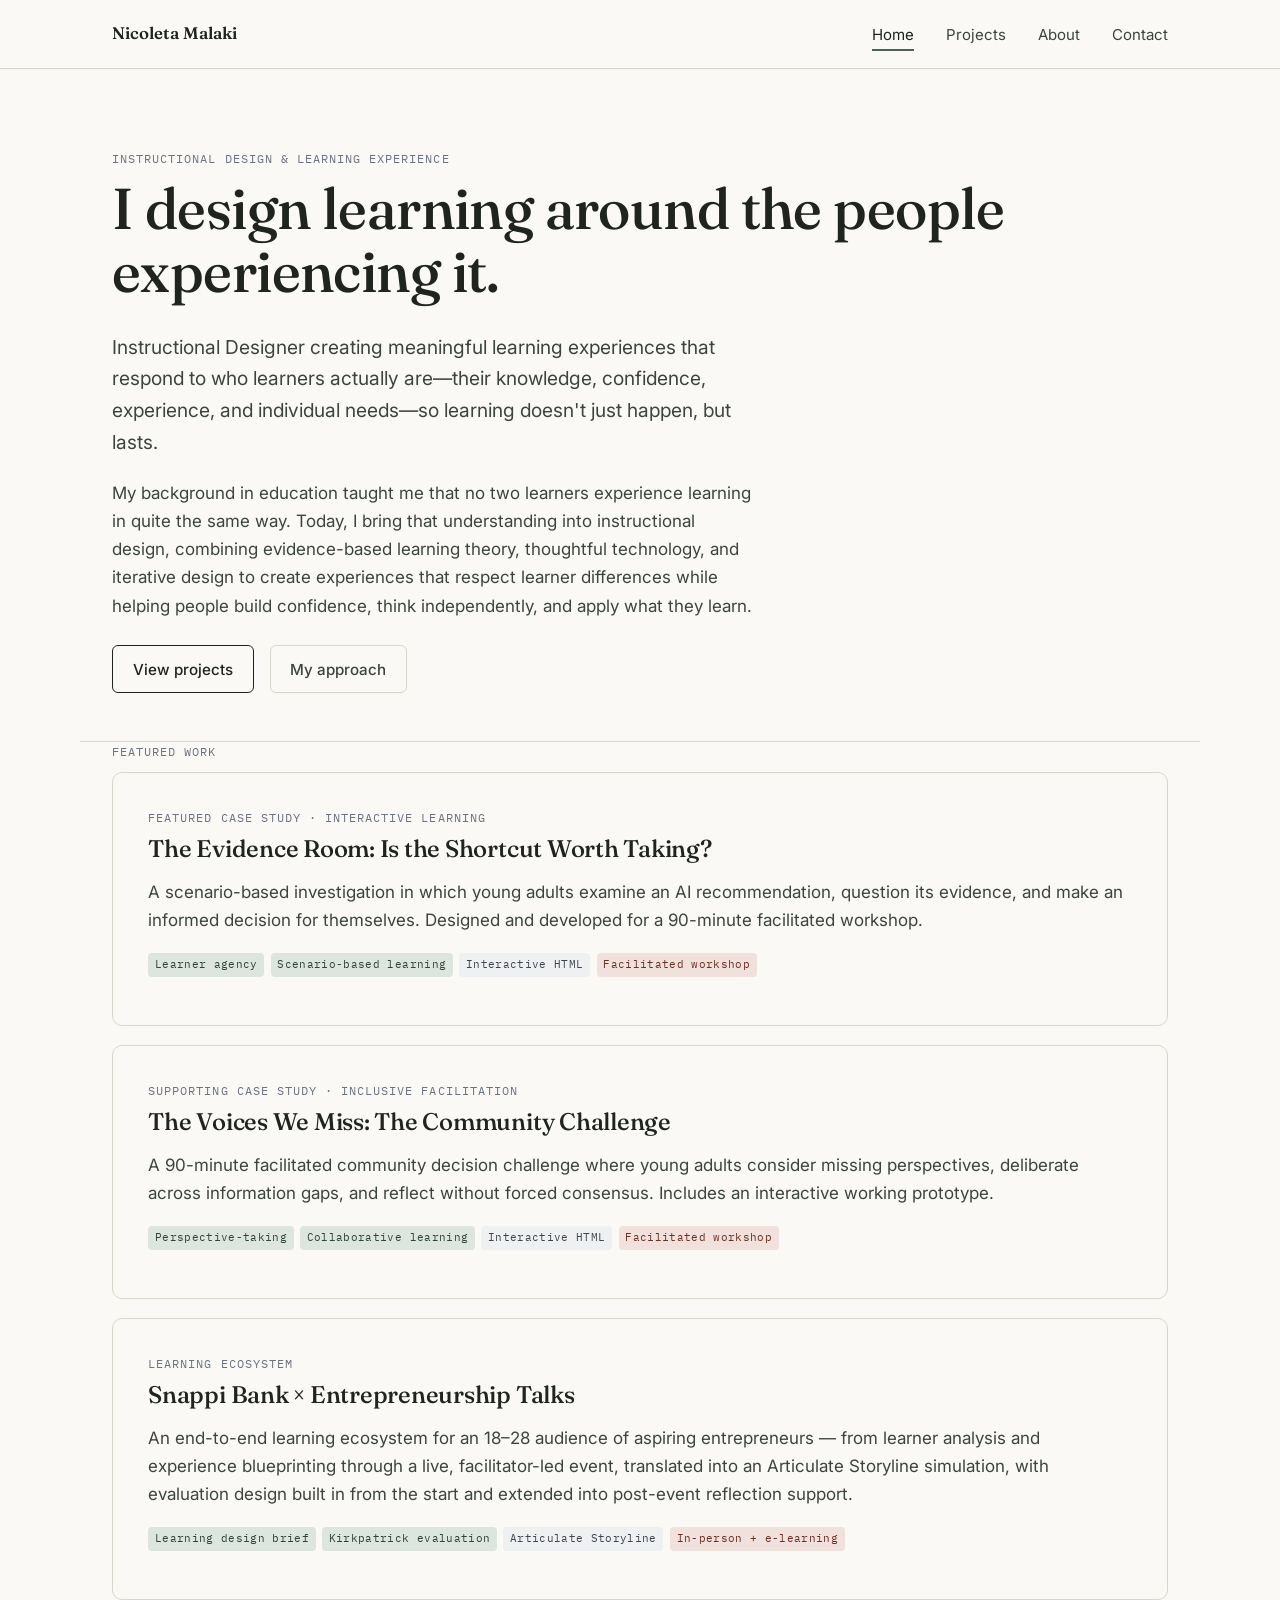
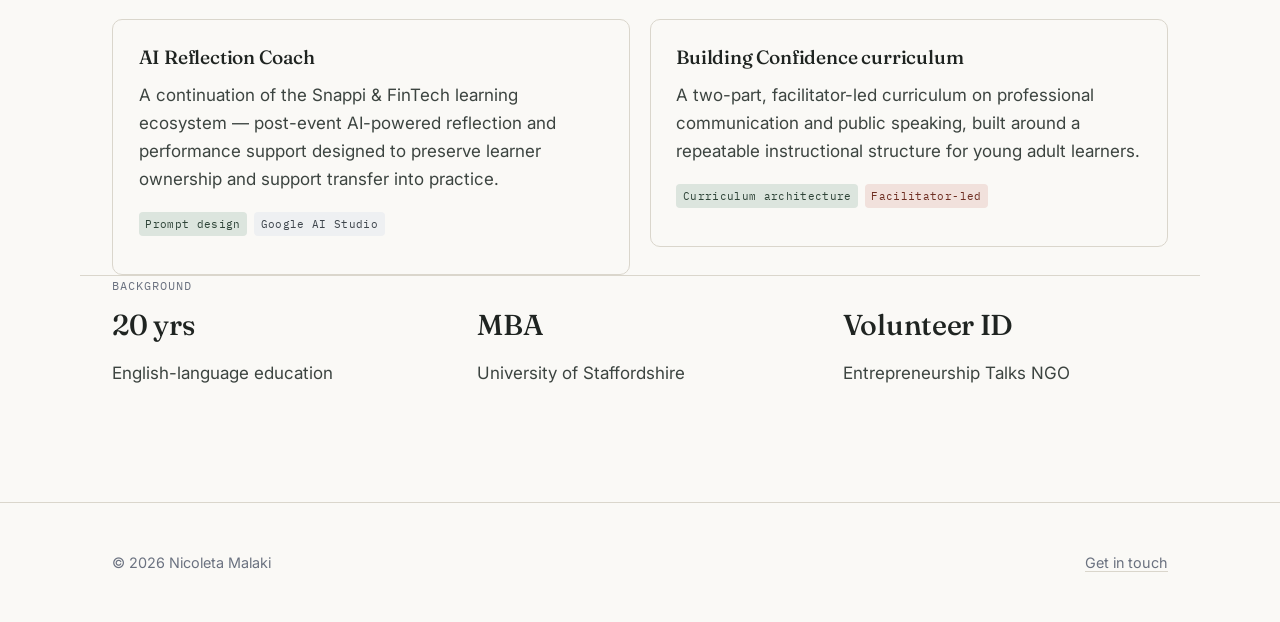
<file: index.html>
<!DOCTYPE html>
<html lang="en">
<head>
<meta charset="UTF-8">
<meta name="viewport" content="width=device-width, initial-scale=1.0">
<title>Nicoleta Malaki — Instructional Design & Learning Experience</title>
<meta name="description" content="Instructional design portfolio — L&D case studies, curriculum design, and learning experience prototypes.">
<link rel="stylesheet" href="styles.css">
</head>
<body>
<a class="skip-link" href="#main">Skip to content</a>

<nav class="site-nav" aria-label="Primary">
  <div class="wrap">
    <a class="brand" href="index.html">Nicoleta Malaki</a>
    <button class="nav-toggle" aria-expanded="false" aria-controls="nav-links">Menu</button>
    <ul class="nav-links" id="nav-links">
      <li><a href="index.html" aria-current="page">Home</a></li>
      <li><a href="projects.html">Projects</a></li>
      <li><a href="about.html">About</a></li>
      <li><a href="contact.html">Contact</a></li>
    </ul>
  </div>
</nav>

<main id="main">

  <section class="wrap" style="padding-top:5rem;padding-bottom:3rem;">
    <span class="eyebrow">Instructional design & learning experience</span>
    <h1>I design learning around the people experiencing it.</h1>
    <p class="lede">Instructional Designer creating meaningful learning experiences that respond to who learners actually are—their knowledge, confidence, experience, and individual needs—so learning doesn't just happen, but lasts.</p>
    <p style="max-width:640px;">My background in education taught me that no two learners experience learning in quite the same way. Today, I bring that understanding into instructional design, combining evidence-based learning theory, thoughtful technology, and iterative design to create experiences that respect learner differences while helping people build confidence, think independently, and apply what they learn.</p>
    <div style="display:flex;gap:1rem;margin-top:1.6rem;flex-wrap:wrap;">
      <a class="btn" href="projects.html">View projects</a>
      <a class="btn btn-quiet" href="about.html">My approach</a>
    </div>
  </section>

  <section class="wrap section-border">
    <span class="eyebrow">Featured work</span>
    <h2 class="sr-only">Featured projects</h2>

    <a class="card-link" href="case-studies/evidence-room.html">
      <div class="card" style="margin-bottom:1.2rem;padding:2.2rem;">
        <span class="eyebrow" style="margin-bottom:.4rem;">Featured case study · Interactive learning</span>
        <h3 style="font-size:1.5rem;">The Evidence Room: Is the Shortcut Worth Taking?</h3>
        <p>A scenario-based investigation in which young adults examine an AI recommendation, question its evidence, and make an informed decision for themselves. Designed and developed for a 90-minute facilitated workshop.</p>
        <div class="tags-row">
          <span class="tag tag-skill">Learner agency</span>
          <span class="tag tag-skill">Scenario-based learning</span>
          <span class="tag tag-tool">Interactive HTML</span>
          <span class="tag tag-modality">Facilitated workshop</span>
        </div>
      </div>
    </a>
<a class="card-link" href="case-studies/voices-we-miss.html">
      <div class="card" style="margin-bottom:1.2rem;padding:2.2rem;">
        <span class="eyebrow" style="margin-bottom:.4rem;">Supporting case study · Inclusive facilitation</span>
        <h3 style="font-size:1.5rem;">The Voices We Miss: The Community Challenge</h3>
        <p>A 90-minute facilitated community decision challenge where young adults consider missing perspectives, deliberate across information gaps, and reflect without forced consensus. Includes an interactive working prototype.</p>
        <div class="tags-row">
          <span class="tag tag-skill">Perspective-taking</span>
          <span class="tag tag-skill">Collaborative learning</span>
          <span class="tag tag-tool">Interactive HTML</span>
          <span class="tag tag-modality">Facilitated workshop</span>
        </div>
      </div>
    </a>

    <a class="card-link" href="case-studies/snappi.html">
      <div class="card" style="margin-bottom:1.2rem;padding:2.2rem;">
        <span class="eyebrow" style="margin-bottom:.4rem;">Learning ecosystem</span>
        <h3 style="font-size:1.5rem;">Snappi Bank × Entrepreneurship Talks</h3>
        <p>An end-to-end learning ecosystem for an 18–28 audience of aspiring entrepreneurs — from learner analysis and experience blueprinting through a live, facilitator-led event, translated into an Articulate Storyline simulation, with evaluation design built in from the start and extended into post-event reflection support.</p>
        <div class="tags-row">
          <span class="tag tag-skill">Learning design brief</span>
          <span class="tag tag-skill">Kirkpatrick evaluation</span>
          <span class="tag tag-tool">Articulate Storyline</span>
          <span class="tag tag-modality">In-person + e-learning</span>
        </div>
      </div>
    </a>

    <div style="display:grid;grid-template-columns:1fr 1fr;gap:1.2rem;">
      <a class="card-link" href="case-studies/ai-reflection-coach.html">
        <div class="card">
          <h3>AI Reflection Coach</h3>
          <p>A continuation of the Snappi &amp; FinTech learning ecosystem — post-event AI-powered reflection and performance support designed to preserve learner ownership and support transfer into practice.</p>
          <div class="tags-row">
            <span class="tag tag-skill">Prompt design</span>
            <span class="tag tag-tool">Google AI Studio</span>
          </div>
        </div>
      </a>
      <a class="card-link" href="case-studies/building-confidence.html">
        <div class="card">
          <h3>Building Confidence curriculum</h3>
          <p>A two-part, facilitator-led curriculum on professional communication and public speaking, built around a repeatable instructional structure for young adult learners.</p>
          <div class="tags-row">
            <span class="tag tag-skill">Curriculum architecture</span>
            <span class="tag tag-modality">Facilitator-led</span>
          </div>
        </div>
      </a>
    </div>
  </section>

  <section class="wrap section-border">
    <span class="eyebrow">Background</span>
    <h2 class="sr-only">Background</h2>
    <div style="display:flex;gap:2.5rem;flex-wrap:wrap;">
      <div style="flex:1;min-width:160px;">
        <h3 style="font-size:1.8rem;">20 yrs</h3>
        <p>English-language education</p>
      </div>
      <div style="flex:1;min-width:160px;">
        <h3 style="font-size:1.8rem;">MBA</h3>
        <p>University of Staffordshire</p>
      </div>
      <div style="flex:1;min-width:160px;">
        <h3 style="font-size:1.8rem;">Volunteer ID</h3>
        <p>Entrepreneurship Talks NGO</p>
      </div>
    </div>
  </section>

</main>

<footer class="site-footer">
  <div class="wrap">
    <p>© 2026 Nicoleta Malaki</p>
    <p><a href="contact.html">Get in touch</a></p>
  </div>
</footer>

<script src="script.js"></script>
</body>
</html>
</file>
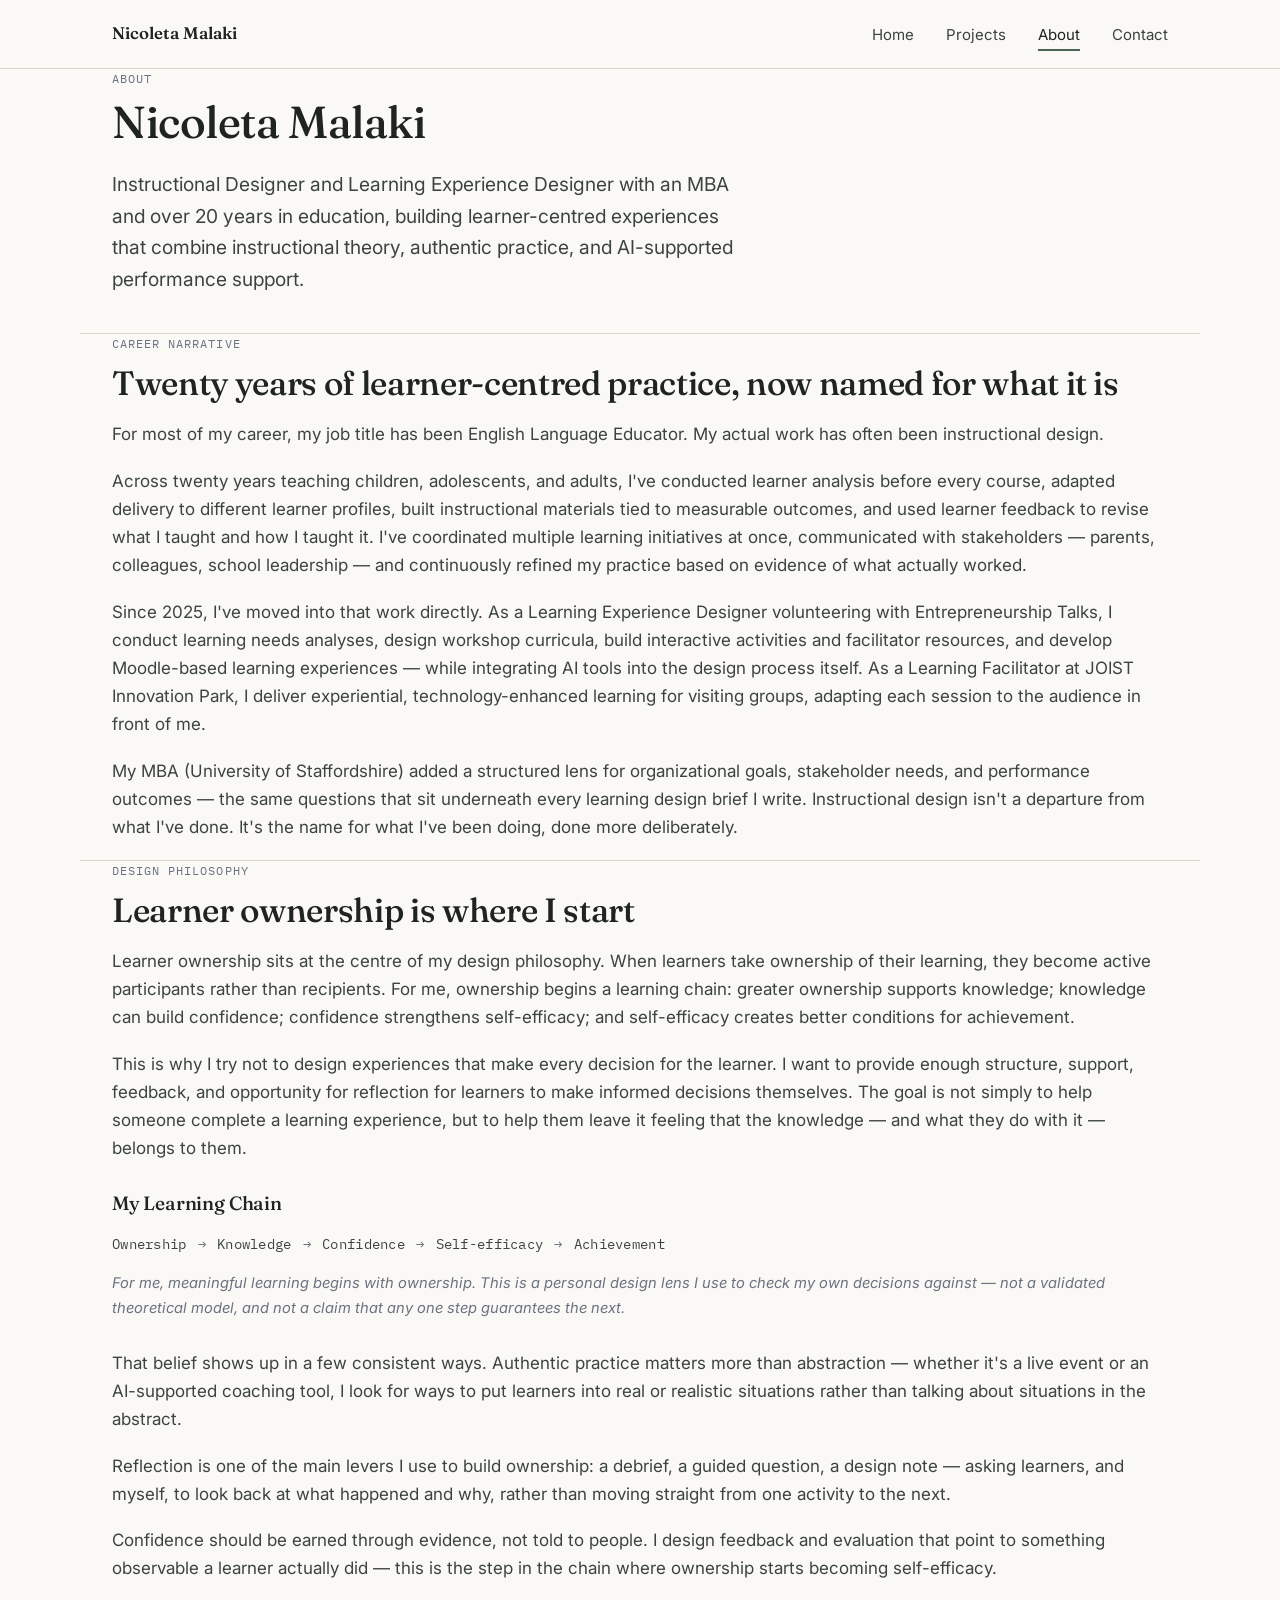
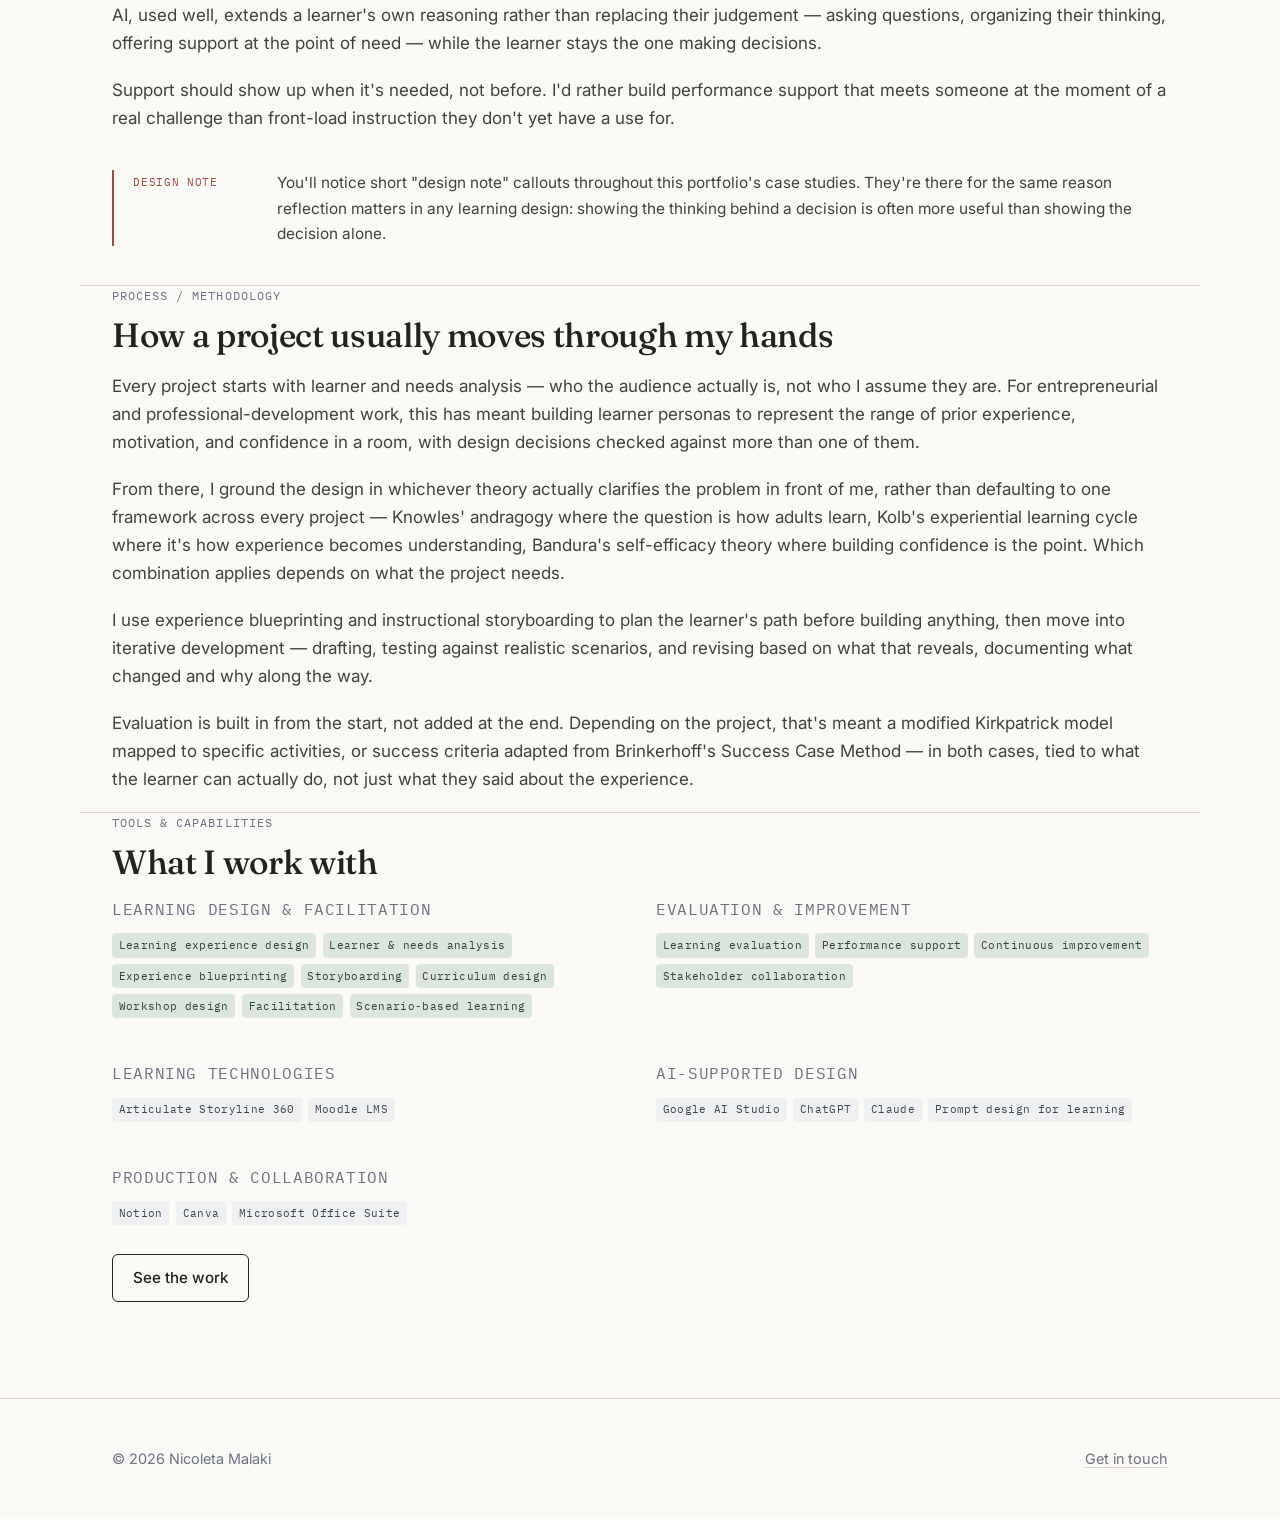
<file: about.html>
<!DOCTYPE html>
<html lang="en">
<head>
<meta charset="UTF-8">
<meta name="viewport" content="width=device-width, initial-scale=1.0">
<title>About — Nicoleta Malaki</title>
<meta name="description" content="Instructional Designer and Learning Experience Designer with an MBA and 20+ years in education.">
<link rel="stylesheet" href="styles.css">
</head>
<body>
<a class="skip-link" href="#main">Skip to content</a>

<nav class="site-nav" aria-label="Primary">
  <div class="wrap">
    <a class="brand" href="index.html">Nicoleta Malaki</a>
    <button class="nav-toggle" aria-expanded="false" aria-controls="nav-links">Menu</button>
    <ul class="nav-links" id="nav-links">
      <li><a href="index.html">Home</a></li>
      <li><a href="projects.html">Projects</a></li>
      <li><a href="about.html" aria-current="page">About</a></li>
      <li><a href="contact.html">Contact</a></li>
    </ul>
  </div>
</nav>

<main id="main">

  <section class="wrap" style="padding-bottom:1rem;">
    <span class="eyebrow">About</span>
    <h1 style="font-size:clamp(2rem,3.6vw,2.8rem);">Nicoleta Malaki</h1>
    <p class="lede">Instructional Designer and Learning Experience Designer with an MBA and over 20 years in education, building learner-centred experiences that combine instructional theory, authentic practice, and AI-supported performance support.</p>
  </section>

  <section class="wrap section-border">
    <span class="eyebrow">Career narrative</span>
    <h2>Twenty years of learner-centred practice, now named for what it is</h2>
    <p>For most of my career, my job title has been English Language Educator. My actual work has often been instructional design.</p>
    <p>Across twenty years teaching children, adolescents, and adults, I've conducted learner analysis before every course, adapted delivery to different learner profiles, built instructional materials tied to measurable outcomes, and used learner feedback to revise what I taught and how I taught it. I've coordinated multiple learning initiatives at once, communicated with stakeholders — parents, colleagues, school leadership — and continuously refined my practice based on evidence of what actually worked.</p>
    <p>Since 2025, I've moved into that work directly. As a Learning Experience Designer volunteering with Entrepreneurship Talks, I conduct learning needs analyses, design workshop curricula, build interactive activities and facilitator resources, and develop Moodle-based learning experiences — while integrating AI tools into the design process itself. As a Learning Facilitator at JOIST Innovation Park, I deliver experiential, technology-enhanced learning for visiting groups, adapting each session to the audience in front of me.</p>
    <p>My MBA (University of Staffordshire) added a structured lens for organizational goals, stakeholder needs, and performance outcomes — the same questions that sit underneath every learning design brief I write. Instructional design isn't a departure from what I've done. It's the name for what I've been doing, done more deliberately.</p>
  </section>

  <section class="wrap section-border">
    <span class="eyebrow">Design philosophy</span>
    <h2>Learner ownership is where I start</h2>
    <p>Learner ownership sits at the centre of my design philosophy. When learners take ownership of their learning, they become active participants rather than recipients. For me, ownership begins a learning chain: greater ownership supports knowledge; knowledge can build confidence; confidence strengthens self-efficacy; and self-efficacy creates better conditions for achievement.</p>
    <p>This is why I try not to design experiences that make every decision for the learner. I want to provide enough structure, support, feedback, and opportunity for reflection for learners to make informed decisions themselves. The goal is not simply to help someone complete a learning experience, but to help them leave it feeling that the knowledge — and what they do with it — belongs to them.</p>

    <h3 style="margin-top:1.8rem;">My Learning Chain</h3>
    <div role="img" aria-label="A personal design lens: ownership leads to knowledge, knowledge to confidence, confidence to self-efficacy, and self-efficacy to achievement." style="display:flex;flex-wrap:wrap;align-items:center;gap:.5rem .7rem;font-family:var(--font-mono);font-size:.85rem;letter-spacing:.02em;color:var(--ink-soft);margin:1rem 0;">
      <span>Ownership</span><span style="color:var(--slate);">→</span>
      <span>Knowledge</span><span style="color:var(--slate);">→</span>
      <span>Confidence</span><span style="color:var(--slate);">→</span>
      <span>Self-efficacy</span><span style="color:var(--slate);">→</span>
      <span>Achievement</span>
    </div>
    <p style="font-style:italic;color:var(--slate);font-size:.92rem;">For me, meaningful learning begins with ownership. This is a personal design lens I use to check my own decisions against — not a validated theoretical model, and not a claim that any one step guarantees the next.</p>

    <p style="margin-top:1.8rem;">That belief shows up in a few consistent ways. Authentic practice matters more than abstraction — whether it's a live event or an AI-supported coaching tool, I look for ways to put learners into real or realistic situations rather than talking about situations in the abstract.</p>
    <p>Reflection is one of the main levers I use to build ownership: a debrief, a guided question, a design note — asking learners, and myself, to look back at what happened and why, rather than moving straight from one activity to the next.</p>
    <p>Confidence should be earned through evidence, not told to people. I design feedback and evaluation that point to something observable a learner actually did — this is the step in the chain where ownership starts becoming self-efficacy.</p>
    <p>AI, used well, extends a learner's own reasoning rather than replacing their judgement — asking questions, organizing their thinking, offering support at the point of need — while the learner stays the one making decisions.</p>
    <p>Support should show up when it's needed, not before. I'd rather build performance support that meets someone at the moment of a real challenge than front-load instruction they don't yet have a use for.</p>

    <div class="design-note">
      <span class="label">Design note</span>
      <p>You'll notice short "design note" callouts throughout this portfolio's case studies. They're there for the same reason reflection matters in any learning design: showing the thinking behind a decision is often more useful than showing the decision alone.</p>
    </div>
  </section>

  <section class="wrap section-border">
    <span class="eyebrow">Process / methodology</span>
    <h2>How a project usually moves through my hands</h2>
    <p>Every project starts with learner and needs analysis — who the audience actually is, not who I assume they are. For entrepreneurial and professional-development work, this has meant building learner personas to represent the range of prior experience, motivation, and confidence in a room, with design decisions checked against more than one of them.</p>
    <p>From there, I ground the design in whichever theory actually clarifies the problem in front of me, rather than defaulting to one framework across every project — Knowles' andragogy where the question is how adults learn, Kolb's experiential learning cycle where it's how experience becomes understanding, Bandura's self-efficacy theory where building confidence is the point. Which combination applies depends on what the project needs.</p>
    <p>I use experience blueprinting and instructional storyboarding to plan the learner's path before building anything, then move into iterative development — drafting, testing against realistic scenarios, and revising based on what that reveals, documenting what changed and why along the way.</p>
    <p>Evaluation is built in from the start, not added at the end. Depending on the project, that's meant a modified Kirkpatrick model mapped to specific activities, or success criteria adapted from Brinkerhoff's Success Case Method — in both cases, tied to what the learner can actually do, not just what they said about the experience.</p>
  </section>

  <section class="wrap section-border">
    <span class="eyebrow">Tools & capabilities</span>
    <h2>What I work with</h2>

    <div style="display:grid;grid-template-columns:1fr 1fr;gap:2rem;margin-top:1rem;">
      <div>
        <h3 style="font-size:1rem;color:var(--slate);text-transform:uppercase;letter-spacing:.04em;font-family:var(--font-mono);font-weight:400;margin-bottom:.8rem;">Learning design & facilitation</h3>
        <div class="tags-row">
          <span class="tag tag-skill">Learning experience design</span>
          <span class="tag tag-skill">Learner & needs analysis</span>
          <span class="tag tag-skill">Experience blueprinting</span>
          <span class="tag tag-skill">Storyboarding</span>
          <span class="tag tag-skill">Curriculum design</span>
          <span class="tag tag-skill">Workshop design</span>
          <span class="tag tag-skill">Facilitation</span>
          <span class="tag tag-skill">Scenario-based learning</span>
        </div>
      </div>

      <div>
        <h3 style="font-size:1rem;color:var(--slate);text-transform:uppercase;letter-spacing:.04em;font-family:var(--font-mono);font-weight:400;margin-bottom:.8rem;">Evaluation & improvement</h3>
        <div class="tags-row">
          <span class="tag tag-skill">Learning evaluation</span>
          <span class="tag tag-skill">Performance support</span>
          <span class="tag tag-skill">Continuous improvement</span>
          <span class="tag tag-skill">Stakeholder collaboration</span>
        </div>
      </div>

      <div>
        <h3 style="font-size:1rem;color:var(--slate);text-transform:uppercase;letter-spacing:.04em;font-family:var(--font-mono);font-weight:400;margin-bottom:.8rem;">Learning technologies</h3>
        <div class="tags-row">
          <span class="tag tag-tool">Articulate Storyline 360</span>
          <span class="tag tag-tool">Moodle LMS</span>
        </div>
      </div>

      <div>
        <h3 style="font-size:1rem;color:var(--slate);text-transform:uppercase;letter-spacing:.04em;font-family:var(--font-mono);font-weight:400;margin-bottom:.8rem;">AI-supported design</h3>
        <div class="tags-row">
          <span class="tag tag-tool">Google AI Studio</span>
          <span class="tag tag-tool">ChatGPT</span>
          <span class="tag tag-tool">Claude</span>
          <span class="tag tag-tool">Prompt design for learning</span>
        </div>
      </div>

      <div style="grid-column:1/-1;">
        <h3 style="font-size:1rem;color:var(--slate);text-transform:uppercase;letter-spacing:.04em;font-family:var(--font-mono);font-weight:400;margin-bottom:.8rem;">Production & collaboration</h3>
        <div class="tags-row">
          <span class="tag tag-tool">Notion</span>
          <span class="tag tag-tool">Canva</span>
          <span class="tag tag-tool">Microsoft Office Suite</span>
        </div>
      </div>
    </div>
  </section>

  <section class="wrap" style="padding-top:1rem;">
    <a class="btn" href="projects.html">See the work</a>
  </section>

</main>

<footer class="site-footer">
  <div class="wrap">
    <p>© 2026 Nicoleta Malaki</p>
    <p><a href="contact.html">Get in touch</a></p>
  </div>
</footer>

<script src="script.js"></script>
</body>
</html>
</file>
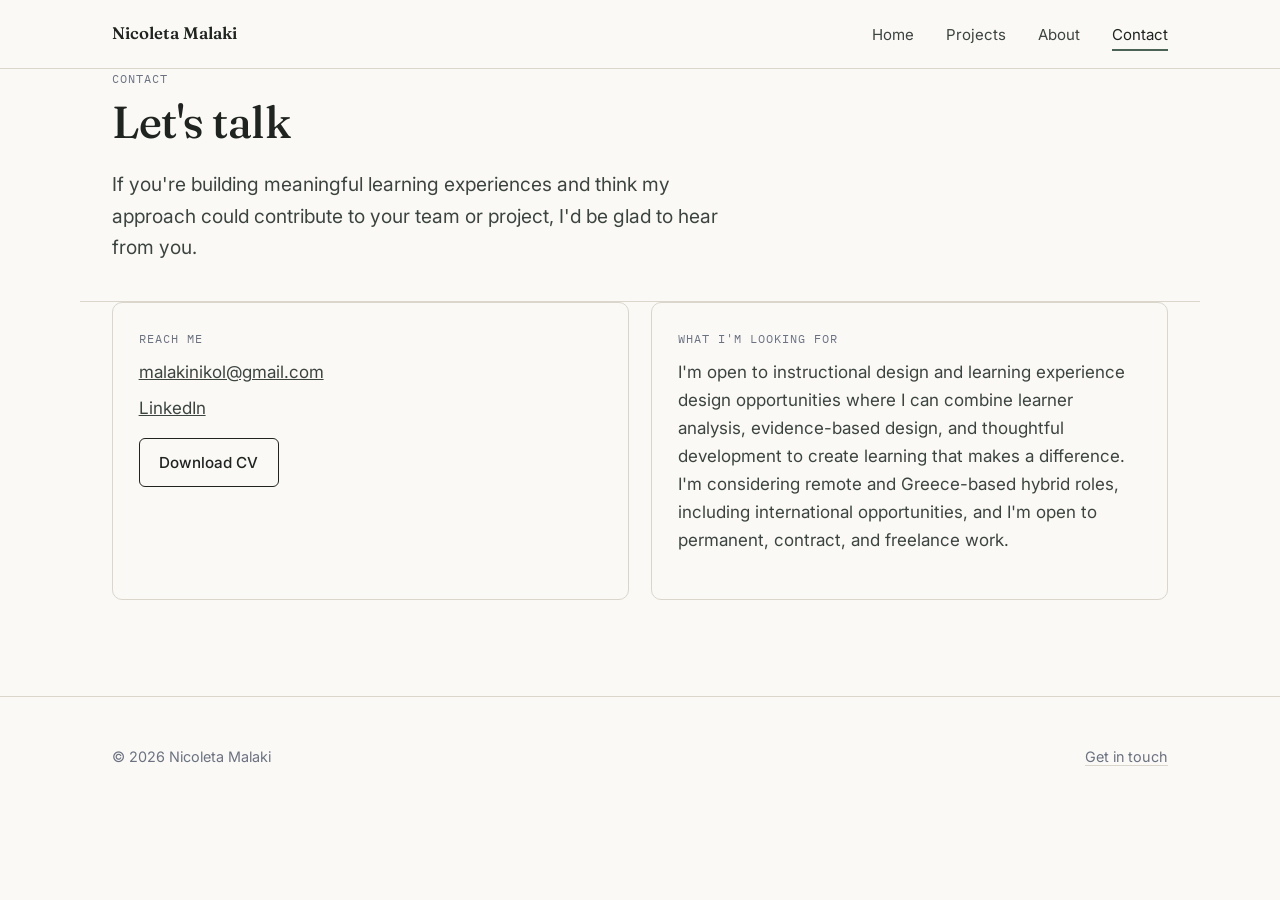
<file: contact.html>
<!DOCTYPE html>
<html lang="en">
<head>
<meta charset="UTF-8">
<meta name="viewport" content="width=device-width, initial-scale=1.0">
<title>Contact — Nicoleta Malaki</title>
<link rel="stylesheet" href="styles.css">
</head>
<body>
<a class="skip-link" href="#main">Skip to content</a>

<nav class="site-nav" aria-label="Primary">
  <div class="wrap">
    <a class="brand" href="index.html">Nicoleta Malaki</a>
    <button class="nav-toggle" aria-expanded="false" aria-controls="nav-links">Menu</button>
    <ul class="nav-links" id="nav-links">
      <li><a href="index.html">Home</a></li>
      <li><a href="projects.html">Projects</a></li>
      <li><a href="about.html">About</a></li>
      <li><a href="contact.html" aria-current="page">Contact</a></li>
    </ul>
  </div>
</nav>

<main id="main">
  <section class="wrap" style="padding-bottom:1rem;">
    <span class="eyebrow">Contact</span>
    <h1 style="font-size:clamp(2rem,3.6vw,2.8rem);">Let's talk</h1>
    <p class="lede">If you're building meaningful learning experiences and think my approach could contribute to your team or project, I'd be glad to hear from you.</p>
  </section>

  <section class="wrap section-border" style="display:grid;grid-template-columns:1fr 1fr;gap:1.4rem;">
    <div class="card">
      <span class="eyebrow">Reach me</span>
      <p style="margin-bottom:.5rem;"><a href="mailto:malakinikol@gmail.com" style="text-decoration:underline;">malakinikol@gmail.com</a></p>
      <p style="margin-bottom:.5rem;"><a href="https://www.linkedin.com/in/nicoleta-malaki-30522a380" target="_blank" rel="noopener noreferrer" style="text-decoration:underline;">LinkedIn</a></p>
      <a class="btn" href="resume.pdf" style="margin-top:.5rem;">Download CV</a>
    </div>
    <div class="card">
      <span class="eyebrow">What I'm looking for</span>
      <p>I'm open to instructional design and learning experience design opportunities where I can combine learner analysis, evidence-based design, and thoughtful development to create learning that makes a difference. I'm considering remote and Greece-based hybrid roles, including international opportunities, and I'm open to permanent, contract, and freelance work.</p>
    </div>
  </section>
</main>

<footer class="site-footer">
  <div class="wrap">
    <p>© 2026 Nicoleta Malaki</p>
    <p><a href="contact.html">Get in touch</a></p>
  </div>
</footer>

<script src="script.js"></script>
</body>
</html>
</file>
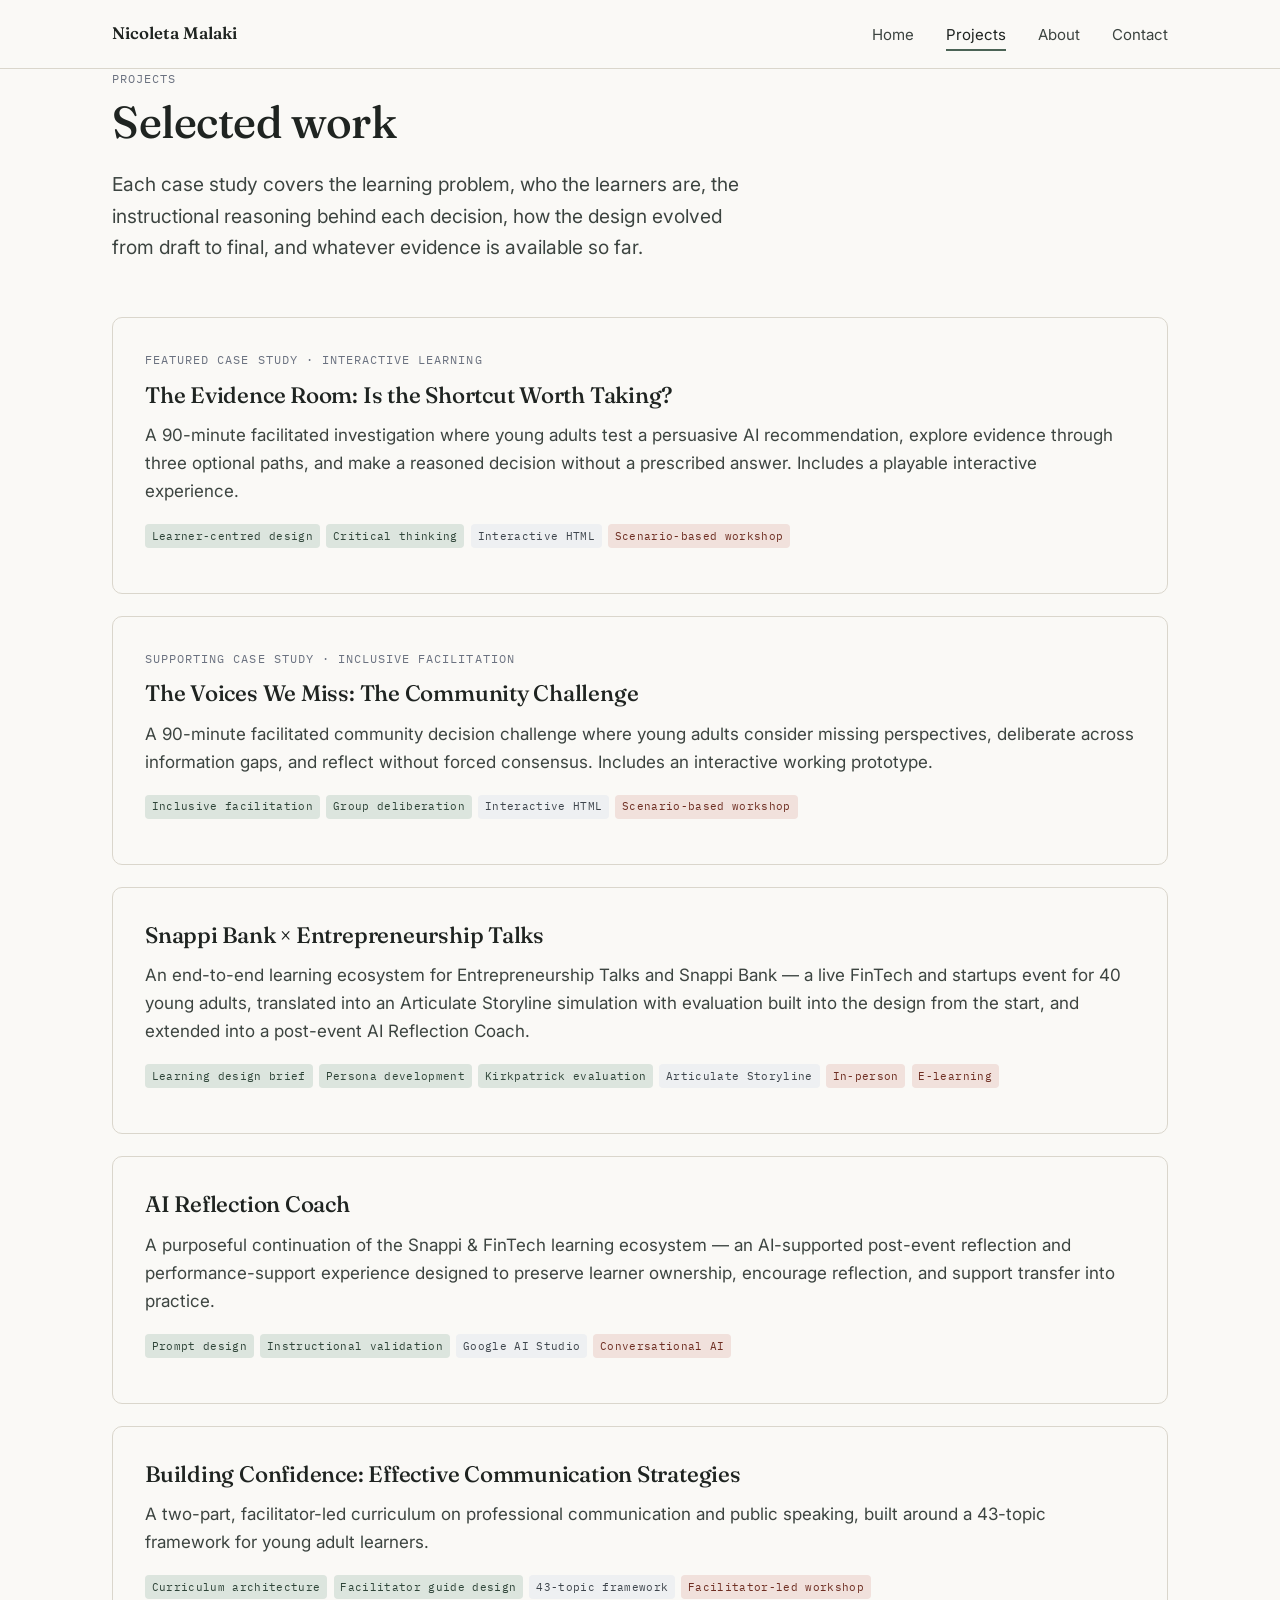
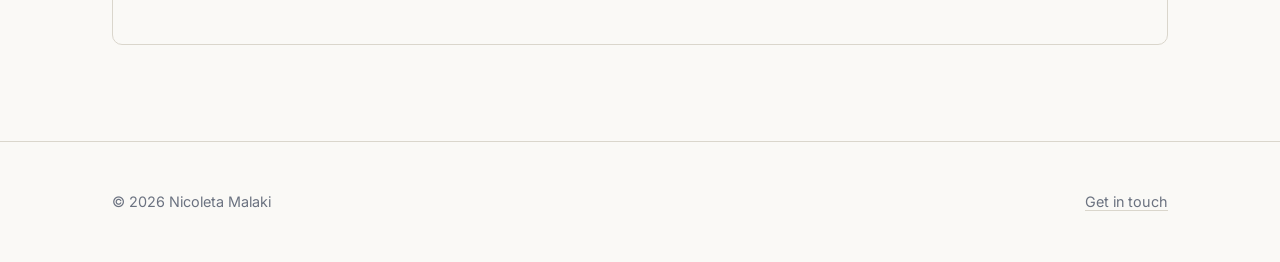
<file: projects.html>
<!DOCTYPE html>
<html lang="en">
<head>
<meta charset="UTF-8">
<meta name="viewport" content="width=device-width, initial-scale=1.0">
<title>Projects — Nicoleta Malaki</title>
<link rel="stylesheet" href="styles.css">
</head>
<body>
<a class="skip-link" href="#main">Skip to content</a>

<nav class="site-nav" aria-label="Primary">
  <div class="wrap">
    <a class="brand" href="index.html">Nicoleta Malaki</a>
    <button class="nav-toggle" aria-expanded="false" aria-controls="nav-links">Menu</button>
    <ul class="nav-links" id="nav-links">
      <li><a href="index.html">Home</a></li>
      <li><a href="projects.html" aria-current="page">Projects</a></li>
      <li><a href="about.html">About</a></li>
      <li><a href="contact.html">Contact</a></li>
    </ul>
  </div>
</nav>

<main id="main">
  <section class="wrap" style="padding-bottom:1rem;">
    <span class="eyebrow">Projects</span>
    <h1 style="font-size:clamp(2rem,3.6vw,2.8rem);">Selected work</h1>
    <p class="lede">Each case study covers the learning problem, who the learners are, the instructional reasoning behind each decision, how the design evolved from draft to final, and whatever evidence is available so far.</p>
  </section>

  <section class="wrap" style="padding-top:1rem;display:flex;flex-direction:column;gap:1.4rem;">
    <h2 class="sr-only">Case studies</h2>

    <a class="card-link" href="case-studies/evidence-room.html">
      <div class="card" style="padding:2rem;">
        <span class="eyebrow">Featured case study · Interactive learning</span>
        <h3 style="font-size:1.4rem;">The Evidence Room: Is the Shortcut Worth Taking?</h3>
        <p>A 90-minute facilitated investigation where young adults test a persuasive AI recommendation, explore evidence through three optional paths, and make a reasoned decision without a prescribed answer. Includes a playable interactive experience.</p>
        <div class="tags-row">
          <span class="tag tag-skill">Learner-centred design</span>
          <span class="tag tag-skill">Critical thinking</span>
          <span class="tag tag-tool">Interactive HTML</span>
          <span class="tag tag-modality">Scenario-based workshop</span>
        </div>
      </div>
    </a>
<a class="card-link" href="case-studies/voices-we-miss.html">
      <div class="card" style="padding:2rem;">
        <span class="eyebrow">Supporting case study · Inclusive facilitation</span>
        <h3 style="font-size:1.4rem;">The Voices We Miss: The Community Challenge</h3>
        <p>A 90-minute facilitated community decision challenge where young adults consider missing perspectives, deliberate across information gaps, and reflect without forced consensus. Includes an interactive working prototype.</p>
        <div class="tags-row">
          <span class="tag tag-skill">Inclusive facilitation</span>
          <span class="tag tag-skill">Group deliberation</span>
          <span class="tag tag-tool">Interactive HTML</span>
          <span class="tag tag-modality">Scenario-based workshop</span>
        </div>
      </div>
    </a>

    <a class="card-link" href="case-studies/snappi.html">
      <div class="card" style="padding:2rem;">
        <h3 style="font-size:1.4rem;">Snappi Bank × Entrepreneurship Talks</h3>
        <p>An end-to-end learning ecosystem for Entrepreneurship Talks and Snappi Bank — a live FinTech and startups event for 40 young adults, translated into an Articulate Storyline simulation with evaluation built into the design from the start, and extended into a post-event AI Reflection Coach.</p>
        <div class="tags-row">
          <span class="tag tag-skill">Learning design brief</span>
          <span class="tag tag-skill">Persona development</span>
          <span class="tag tag-skill">Kirkpatrick evaluation</span>
          <span class="tag tag-tool">Articulate Storyline</span>
          <span class="tag tag-modality">In-person</span>
          <span class="tag tag-modality">E-learning</span>
        </div>
      </div>
    </a>

    <a class="card-link" href="case-studies/ai-reflection-coach.html">
      <div class="card" style="padding:2rem;">
        <h3 style="font-size:1.4rem;">AI Reflection Coach</h3>
        <p>A purposeful continuation of the Snappi &amp; FinTech learning ecosystem — an AI-supported post-event reflection and performance-support experience designed to preserve learner ownership, encourage reflection, and support transfer into practice.</p>
        <div class="tags-row">
          <span class="tag tag-skill">Prompt design</span>
          <span class="tag tag-skill">Instructional validation</span>
          <span class="tag tag-tool">Google AI Studio</span>
          <span class="tag tag-modality">Conversational AI</span>
        </div>
      </div>
    </a>

    <a class="card-link" href="case-studies/building-confidence.html">
      <div class="card" style="padding:2rem;">
        <h3 style="font-size:1.4rem;">Building Confidence: Effective Communication Strategies</h3>
        <p>A two-part, facilitator-led curriculum on professional communication and public speaking, built around a 43-topic framework for young adult learners.</p>
        <div class="tags-row">
          <span class="tag tag-skill">Curriculum architecture</span>
          <span class="tag tag-skill">Facilitator guide design</span>
          <span class="tag tag-tool">43-topic framework</span>
          <span class="tag tag-modality">Facilitator-led workshop</span>
        </div>
      </div>
    </a>

  </section>
</main>

<footer class="site-footer">
  <div class="wrap">
    <p>© 2026 Nicoleta Malaki</p>
    <p><a href="contact.html">Get in touch</a></p>
  </div>
</footer>

<script src="script.js"></script>
</body>
</html>
</file>
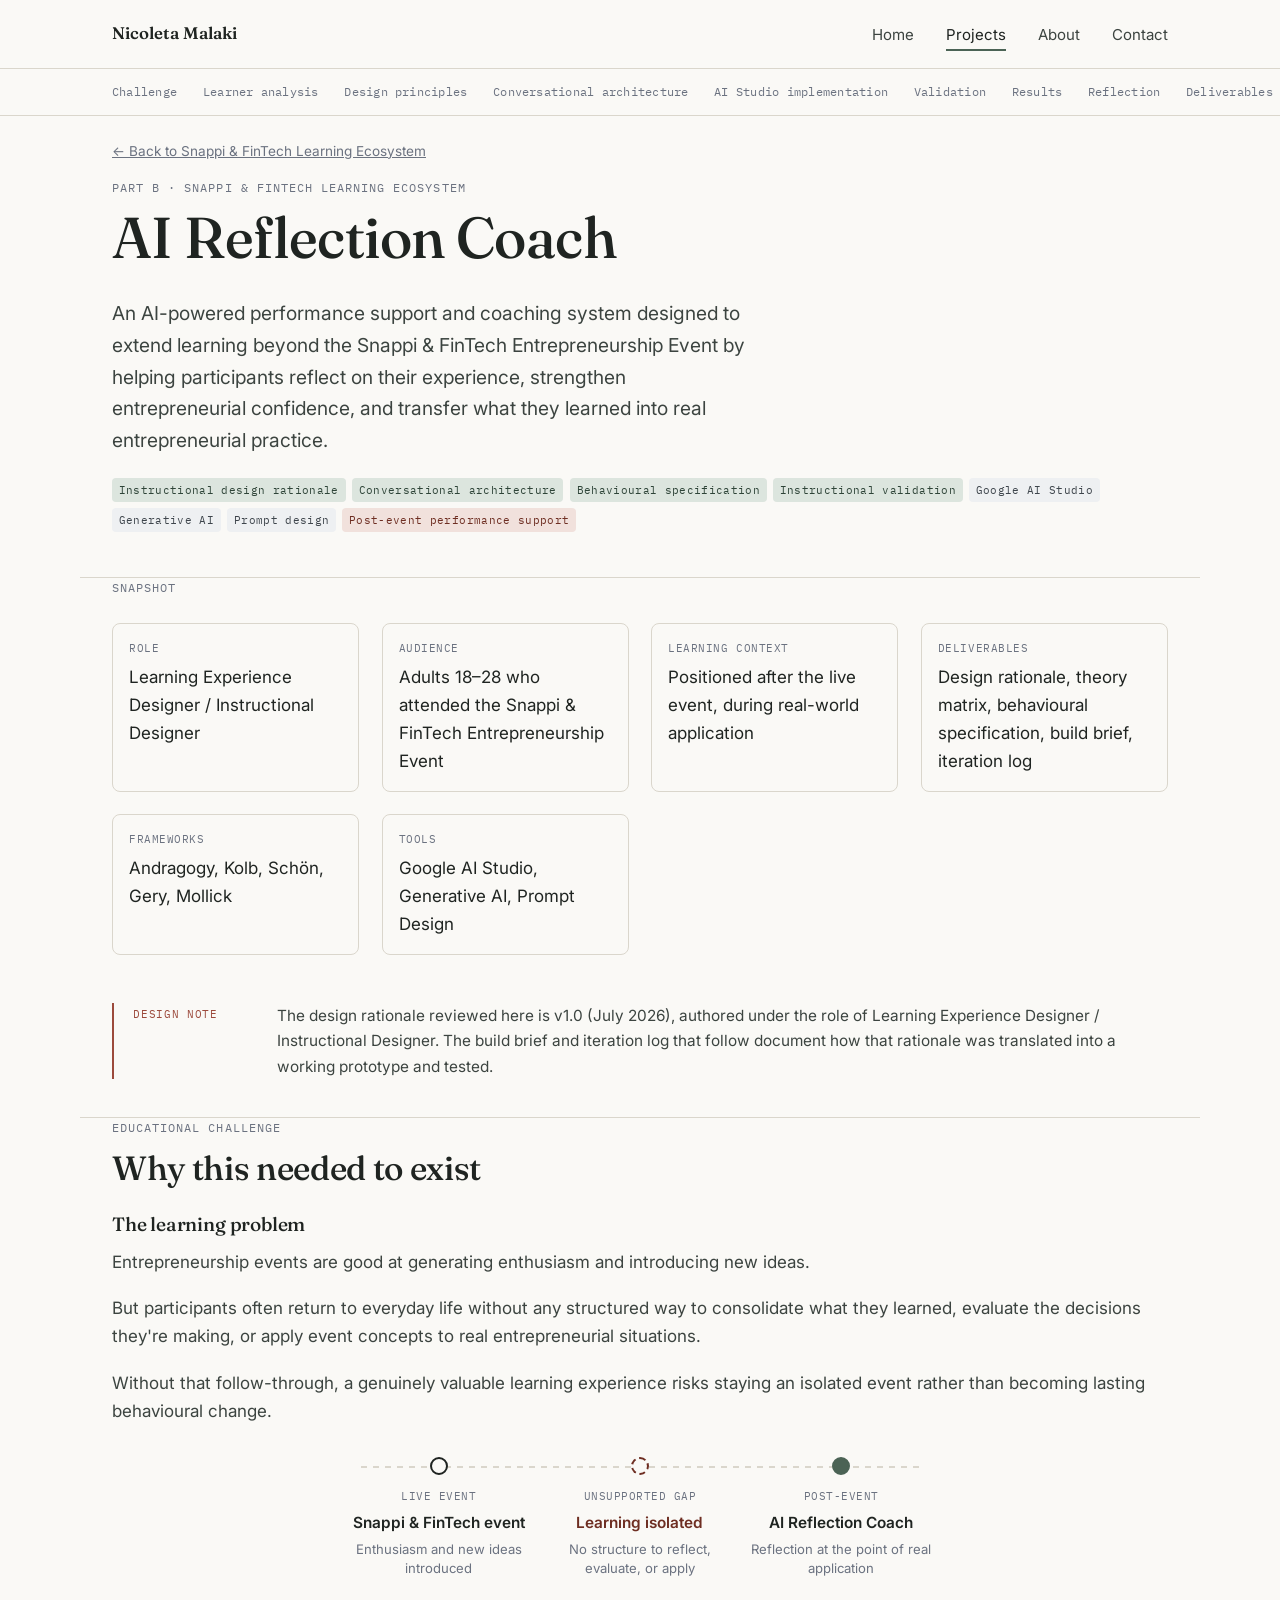
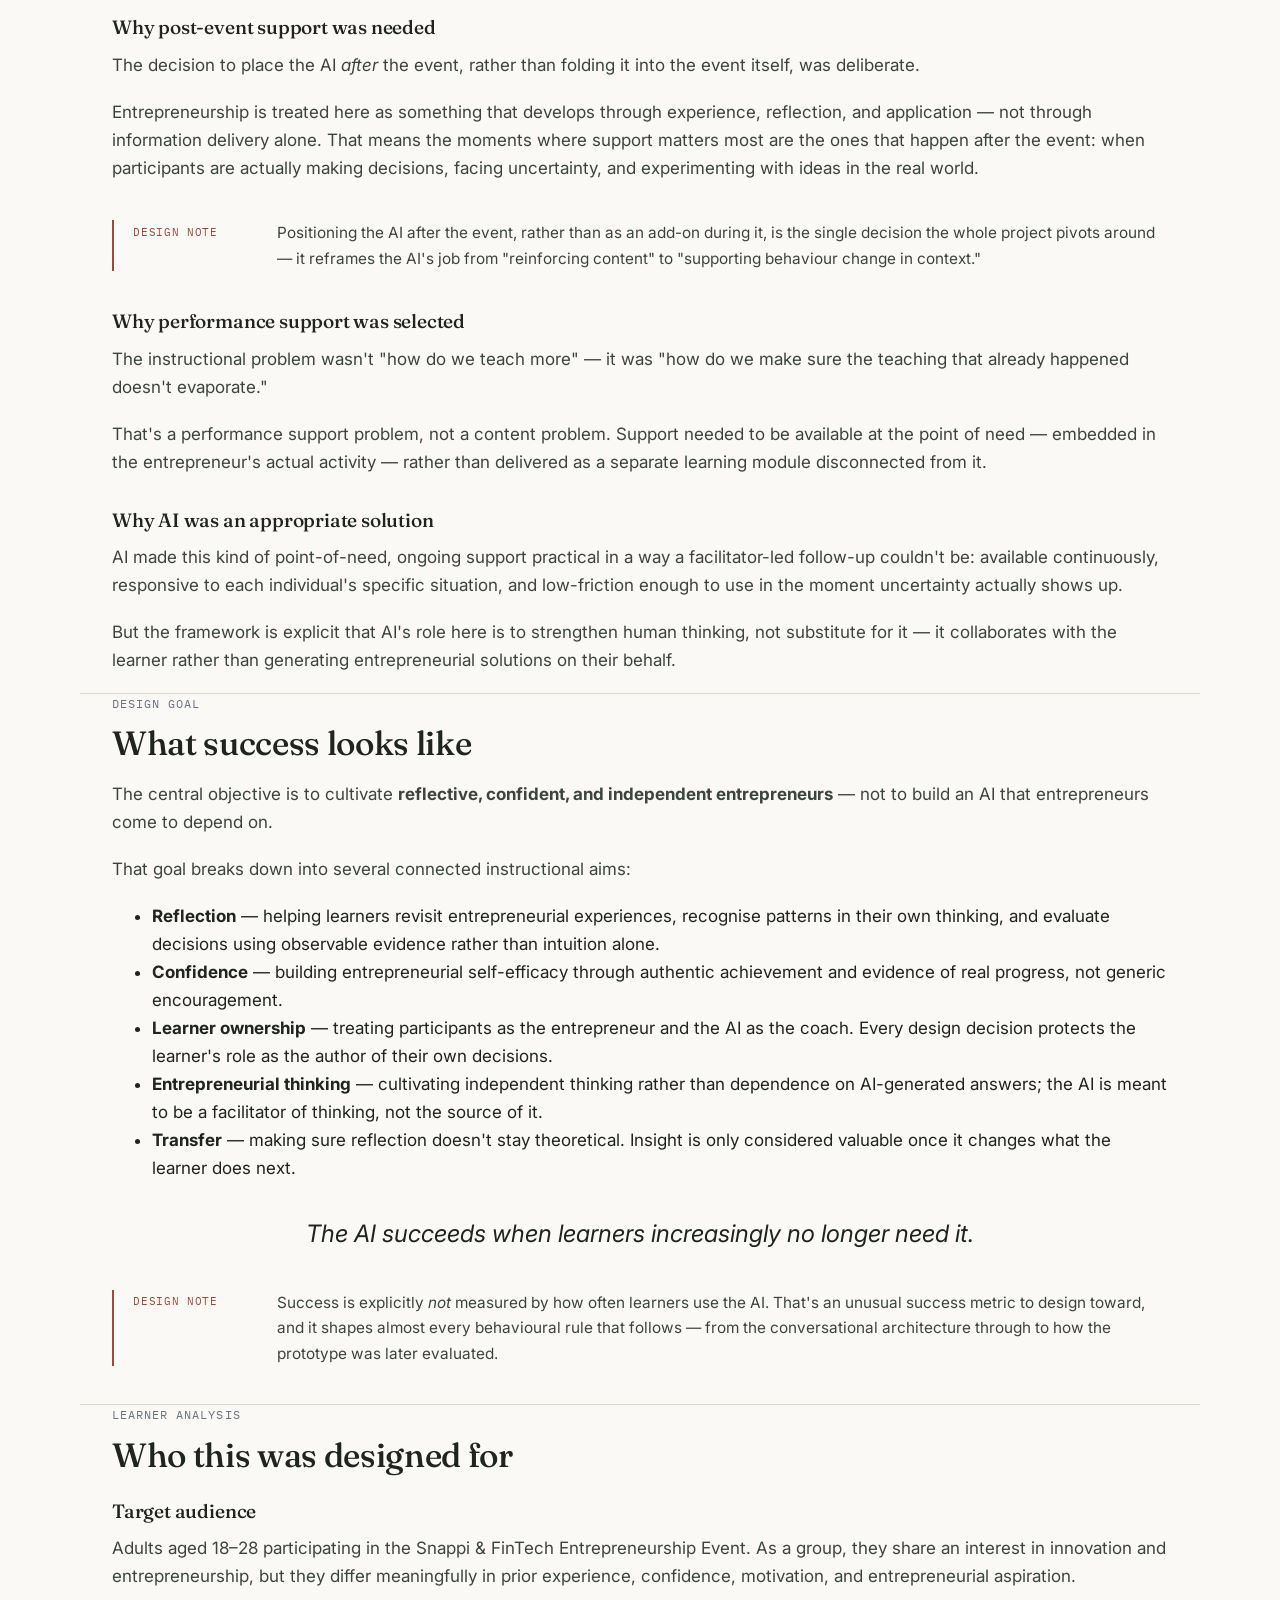
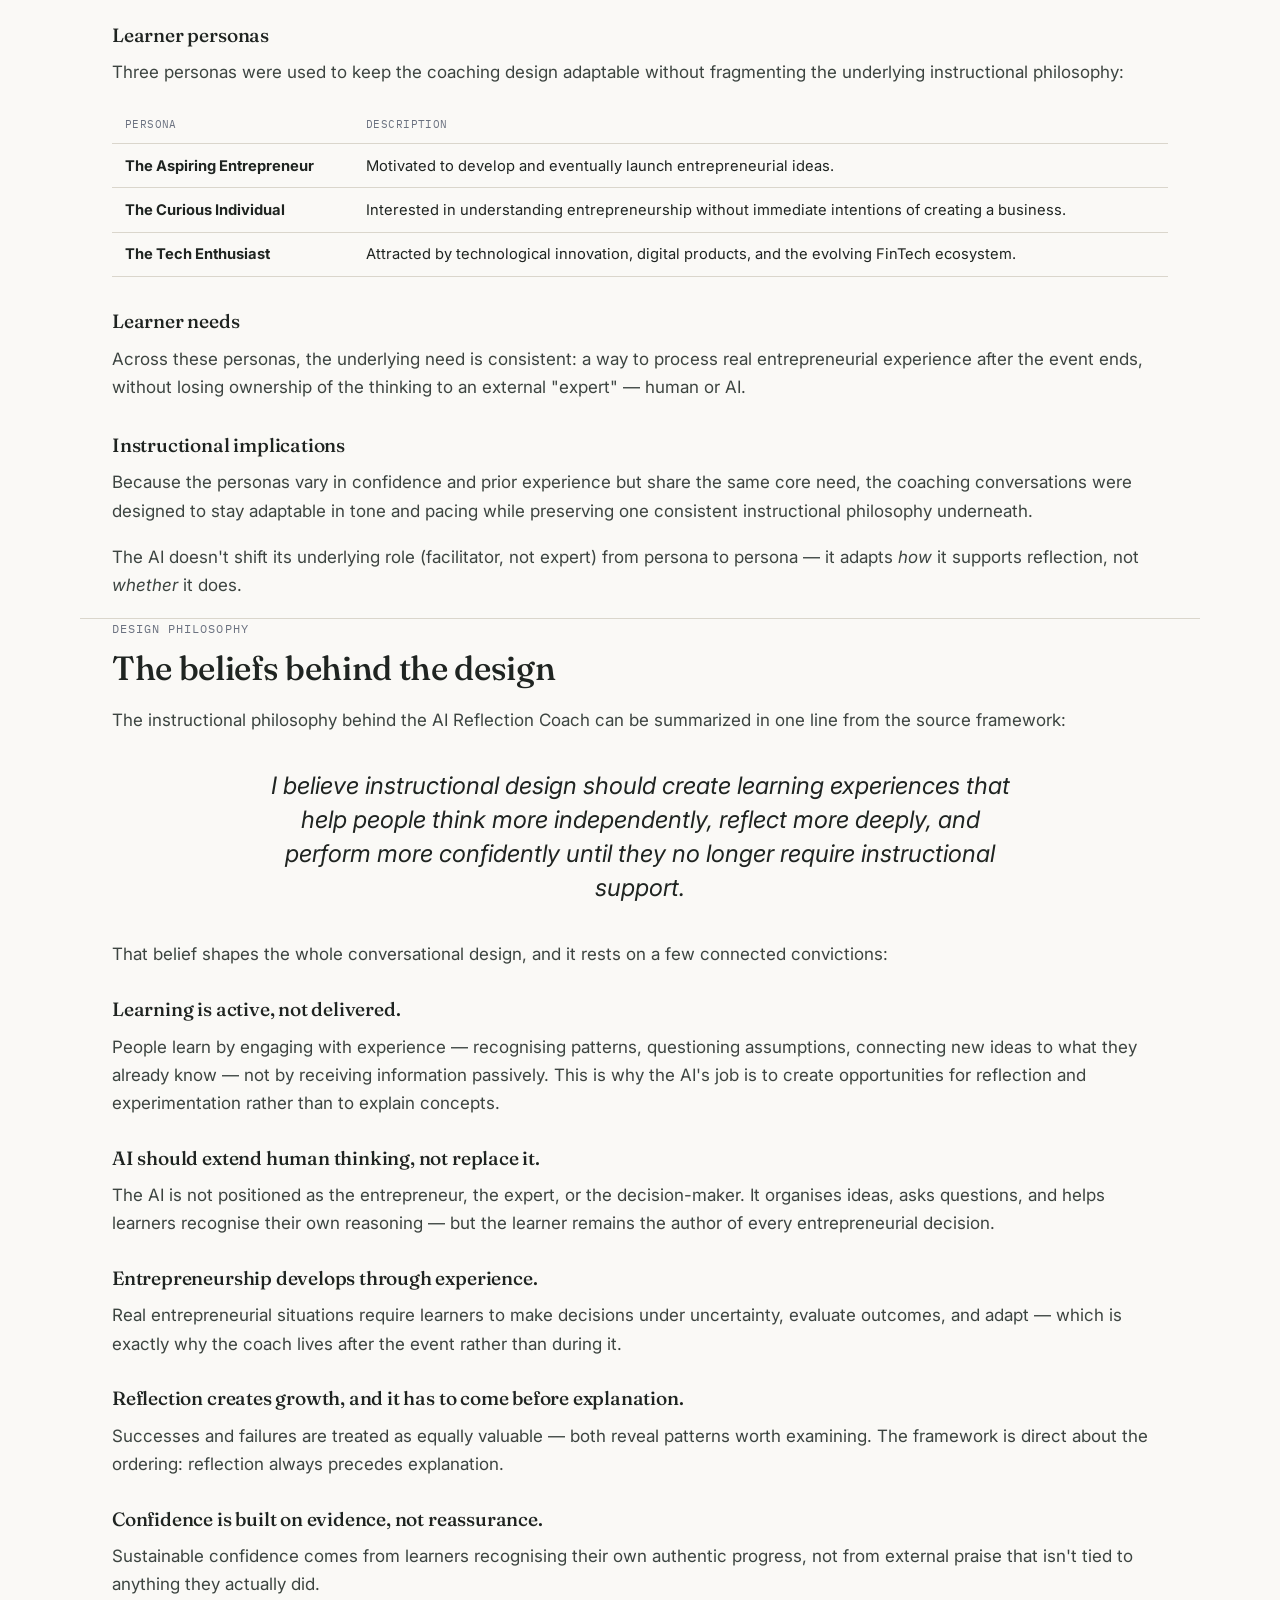
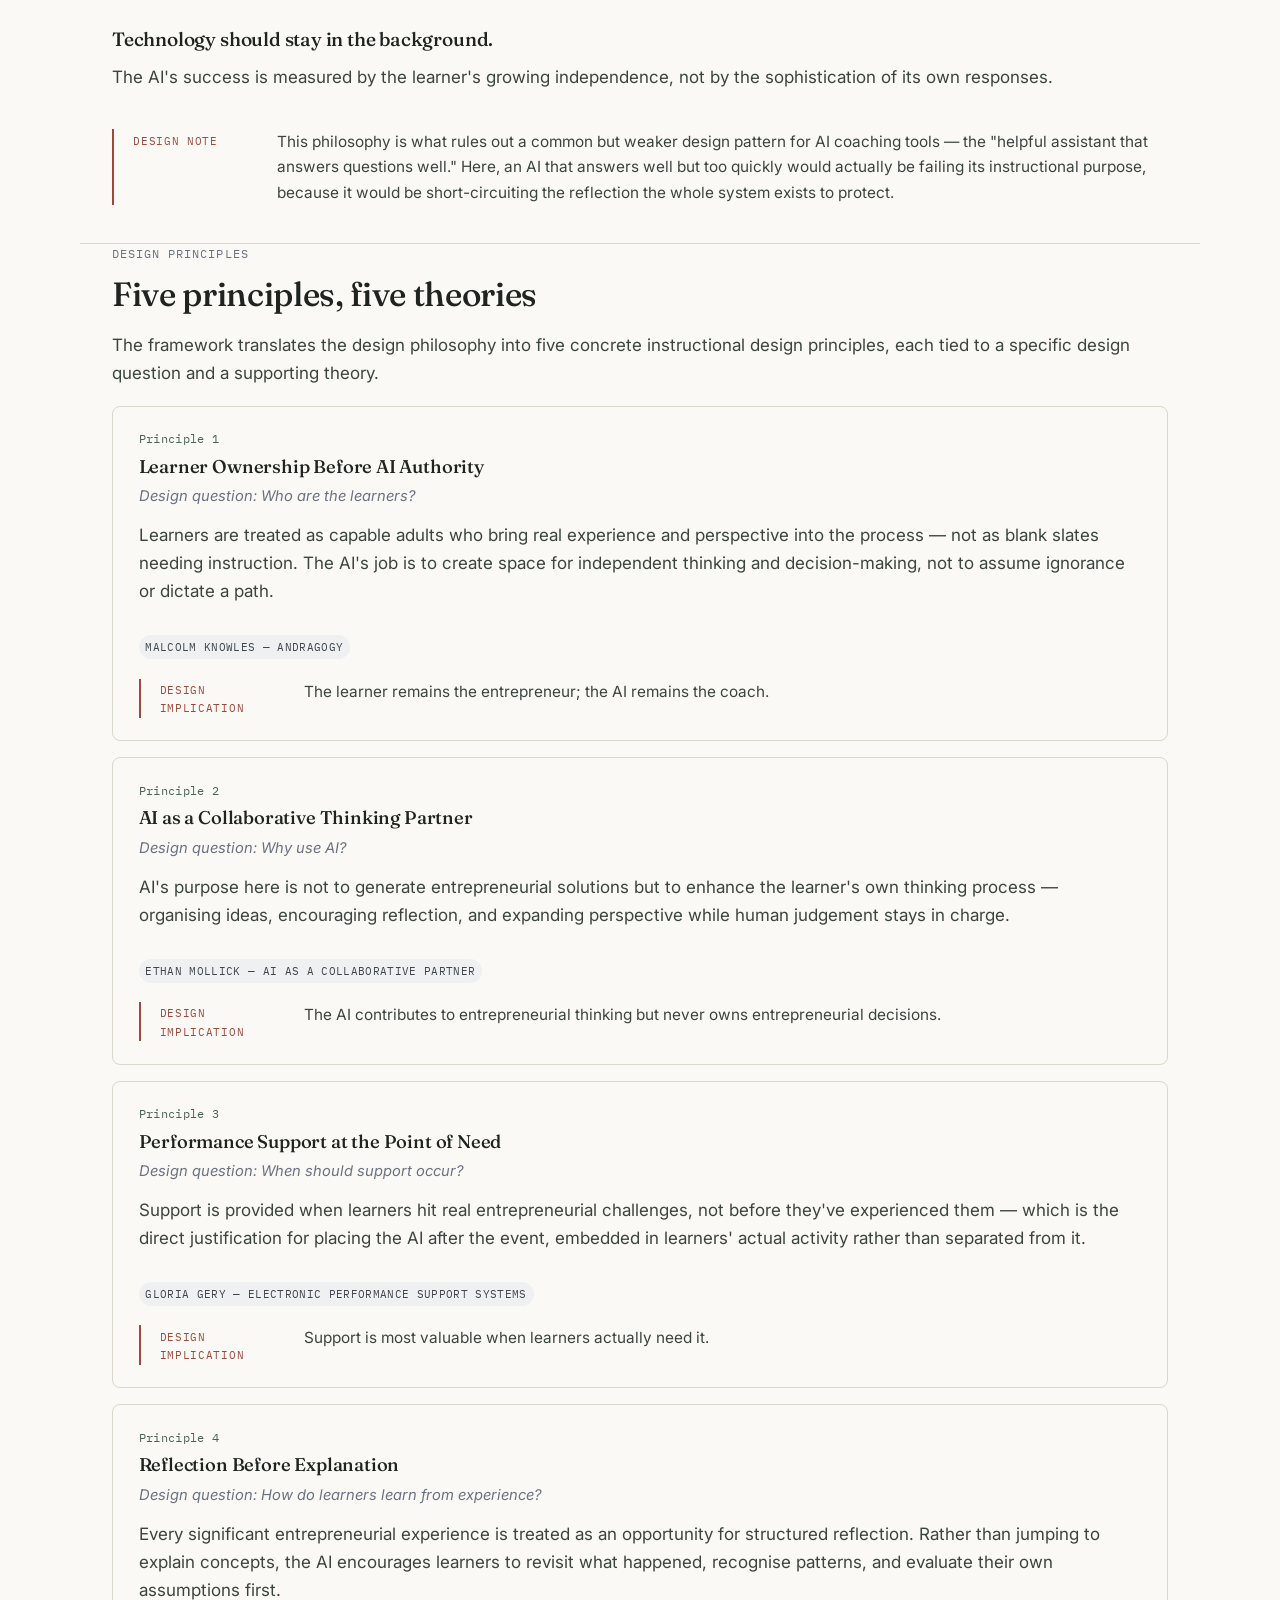
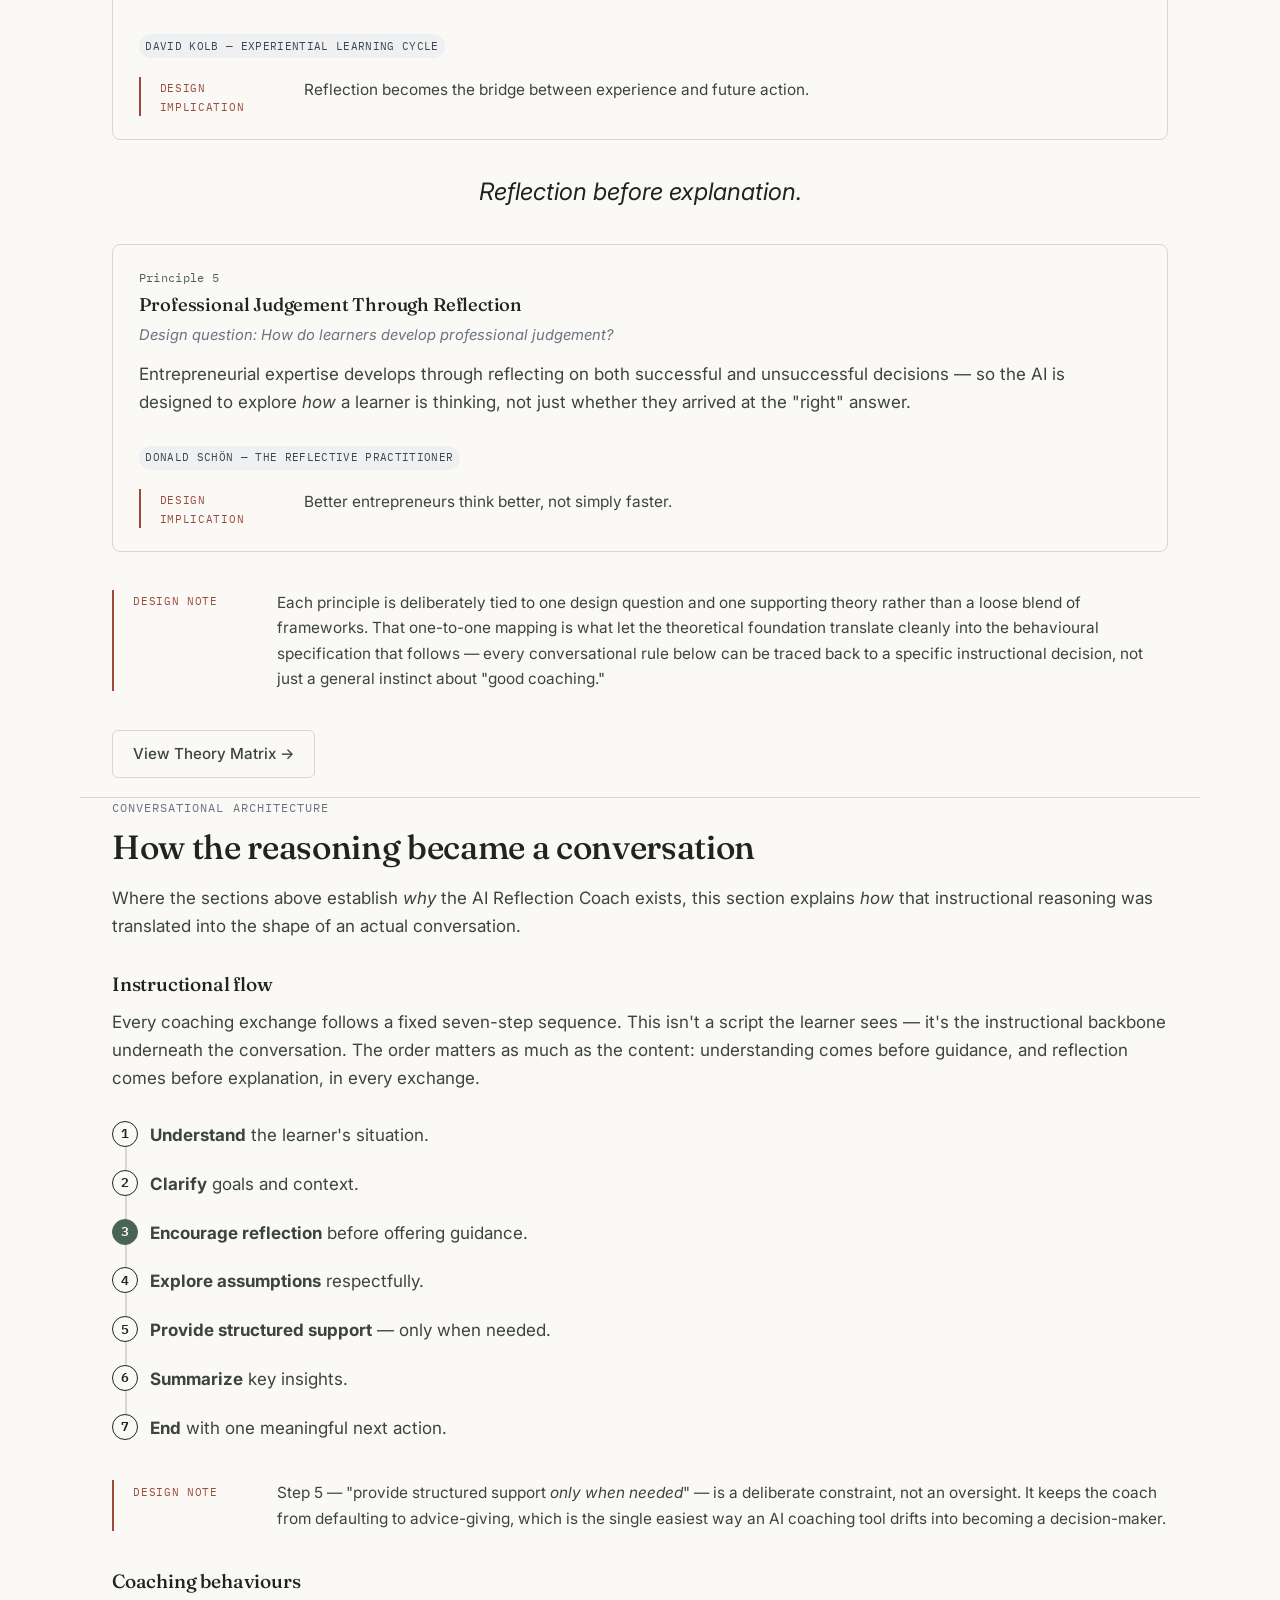
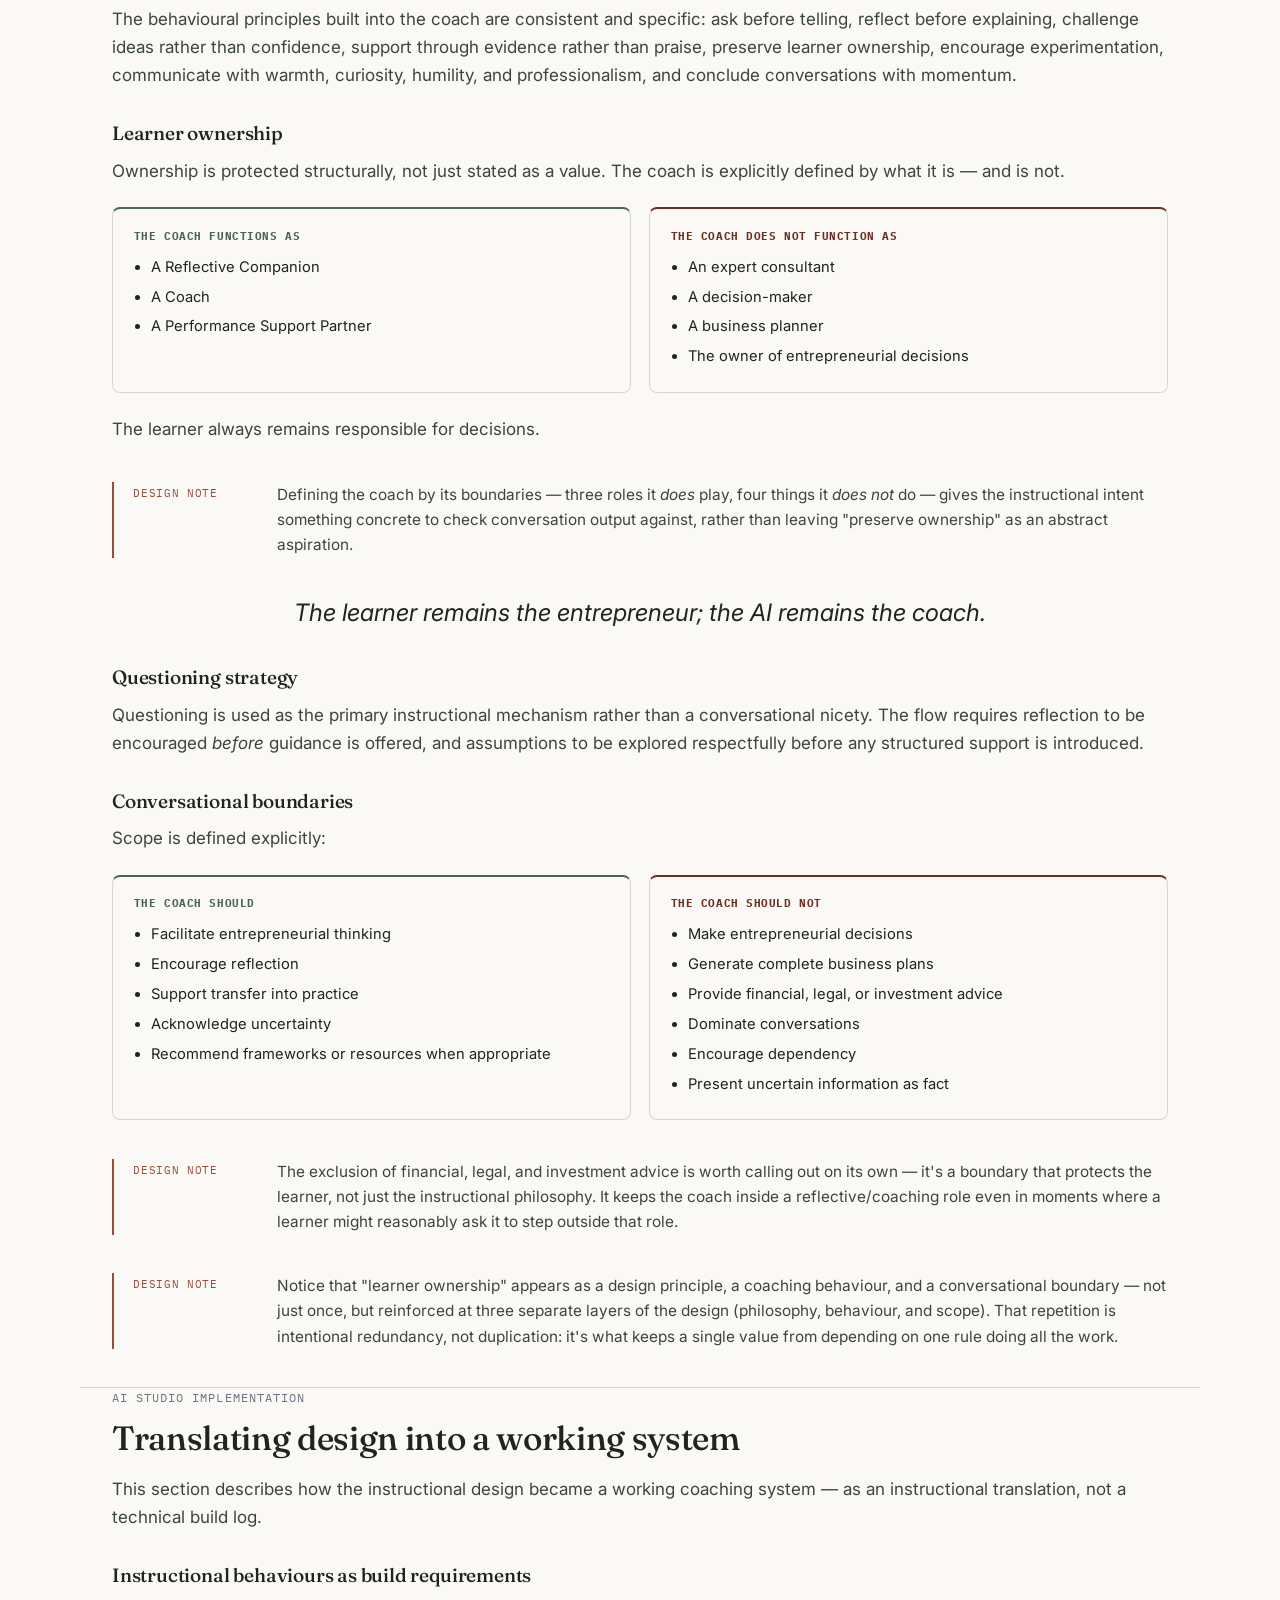
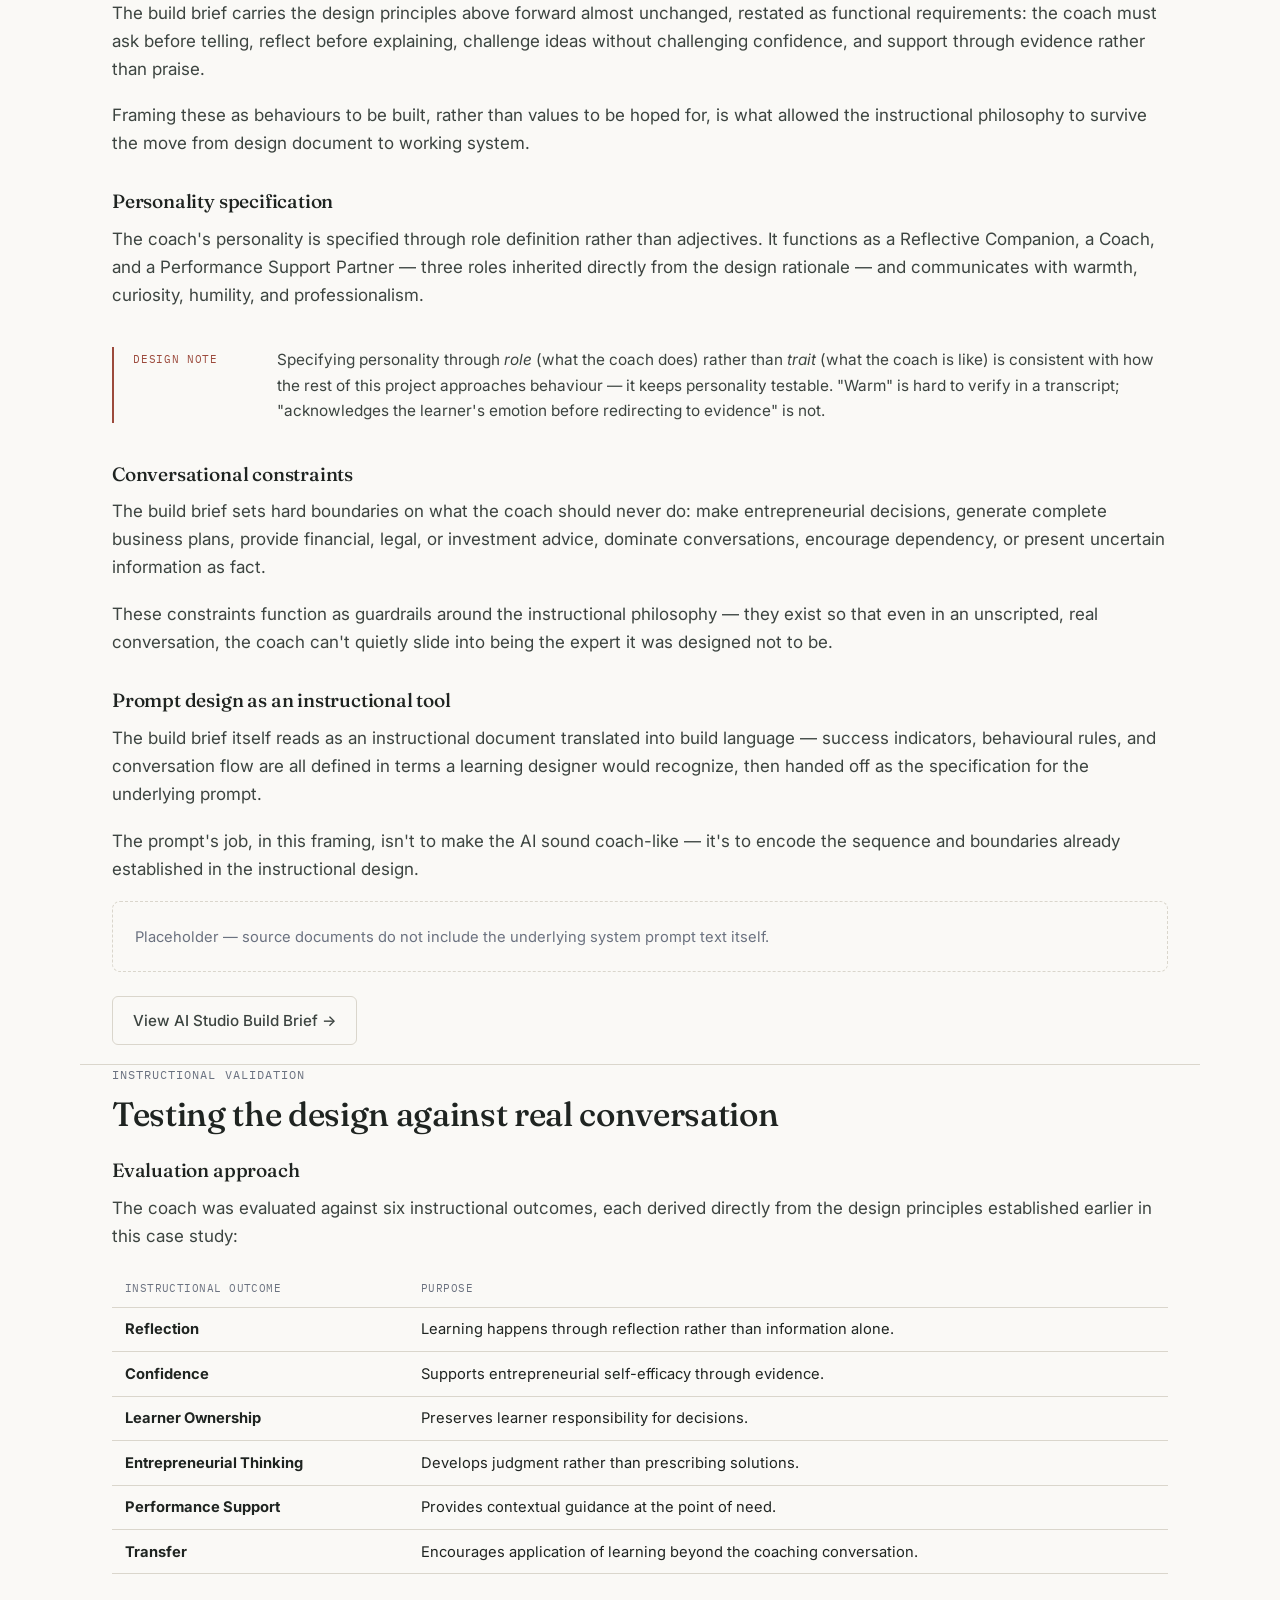
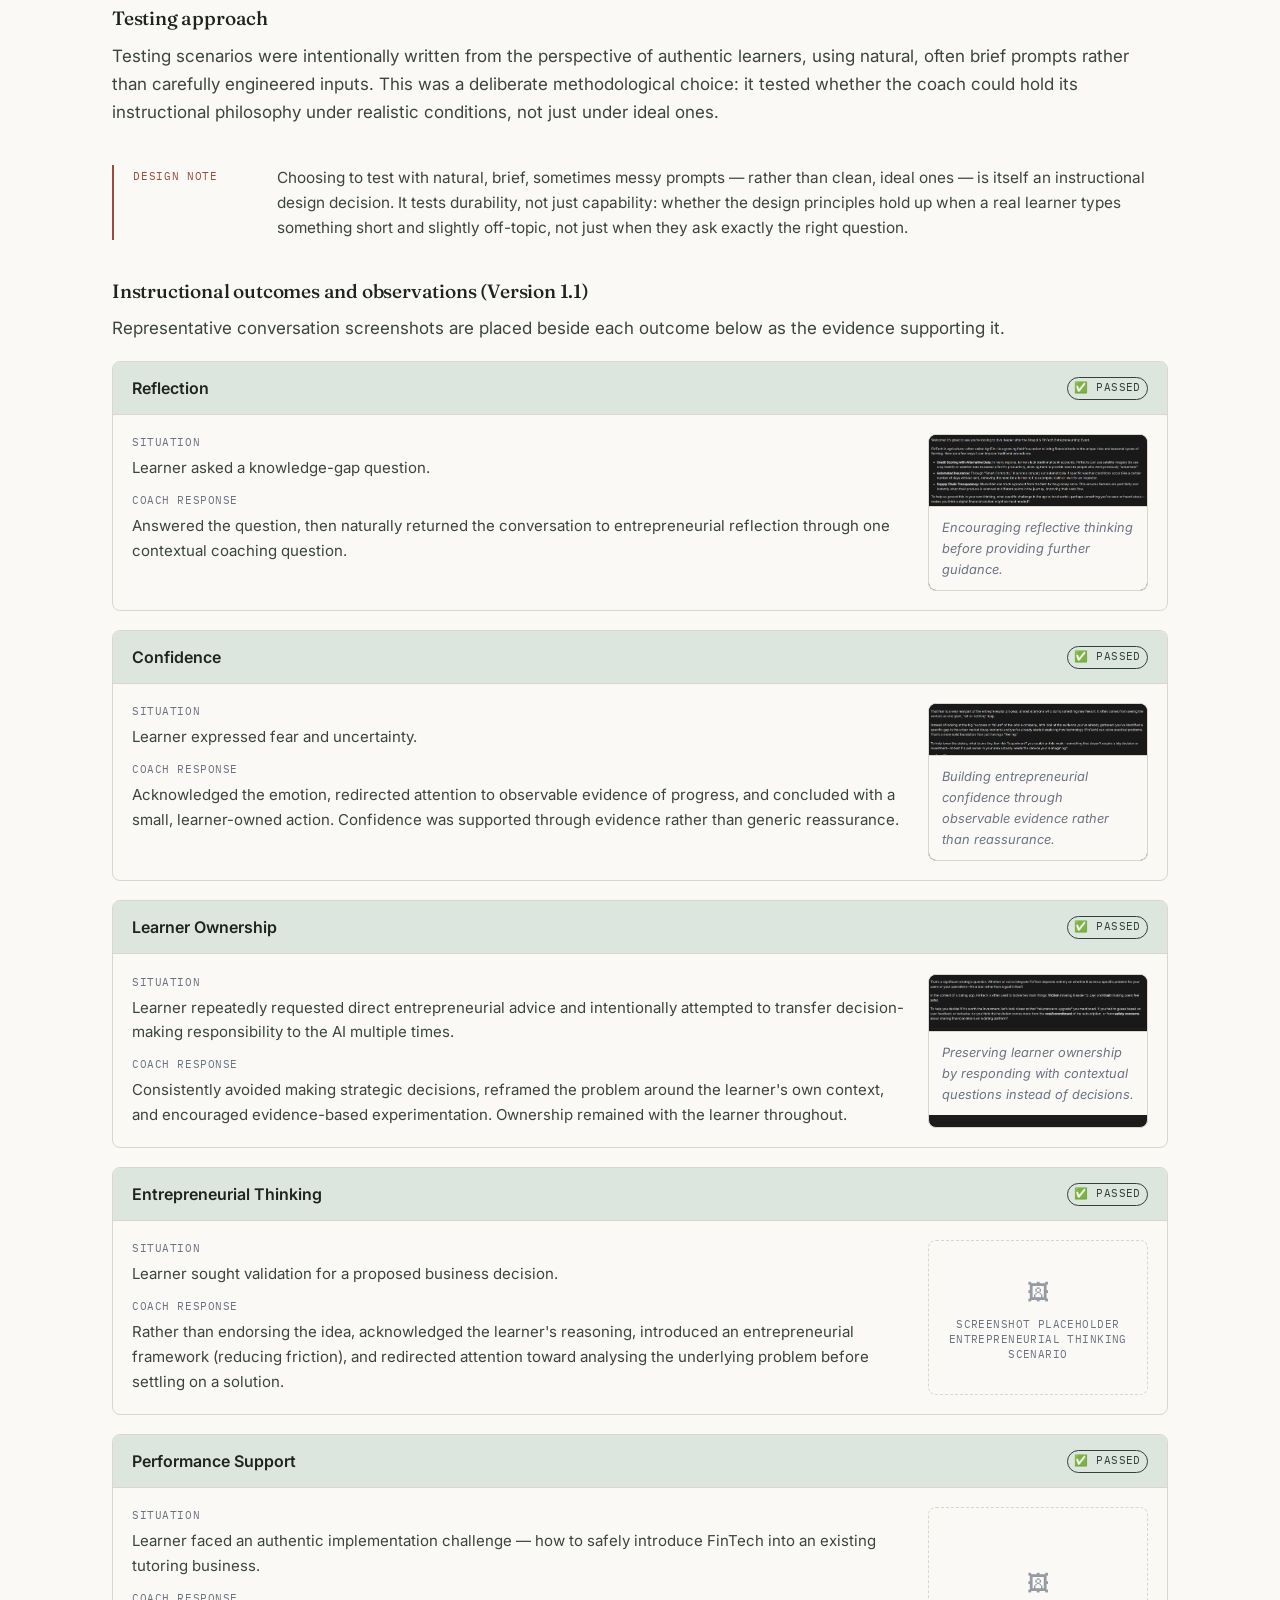
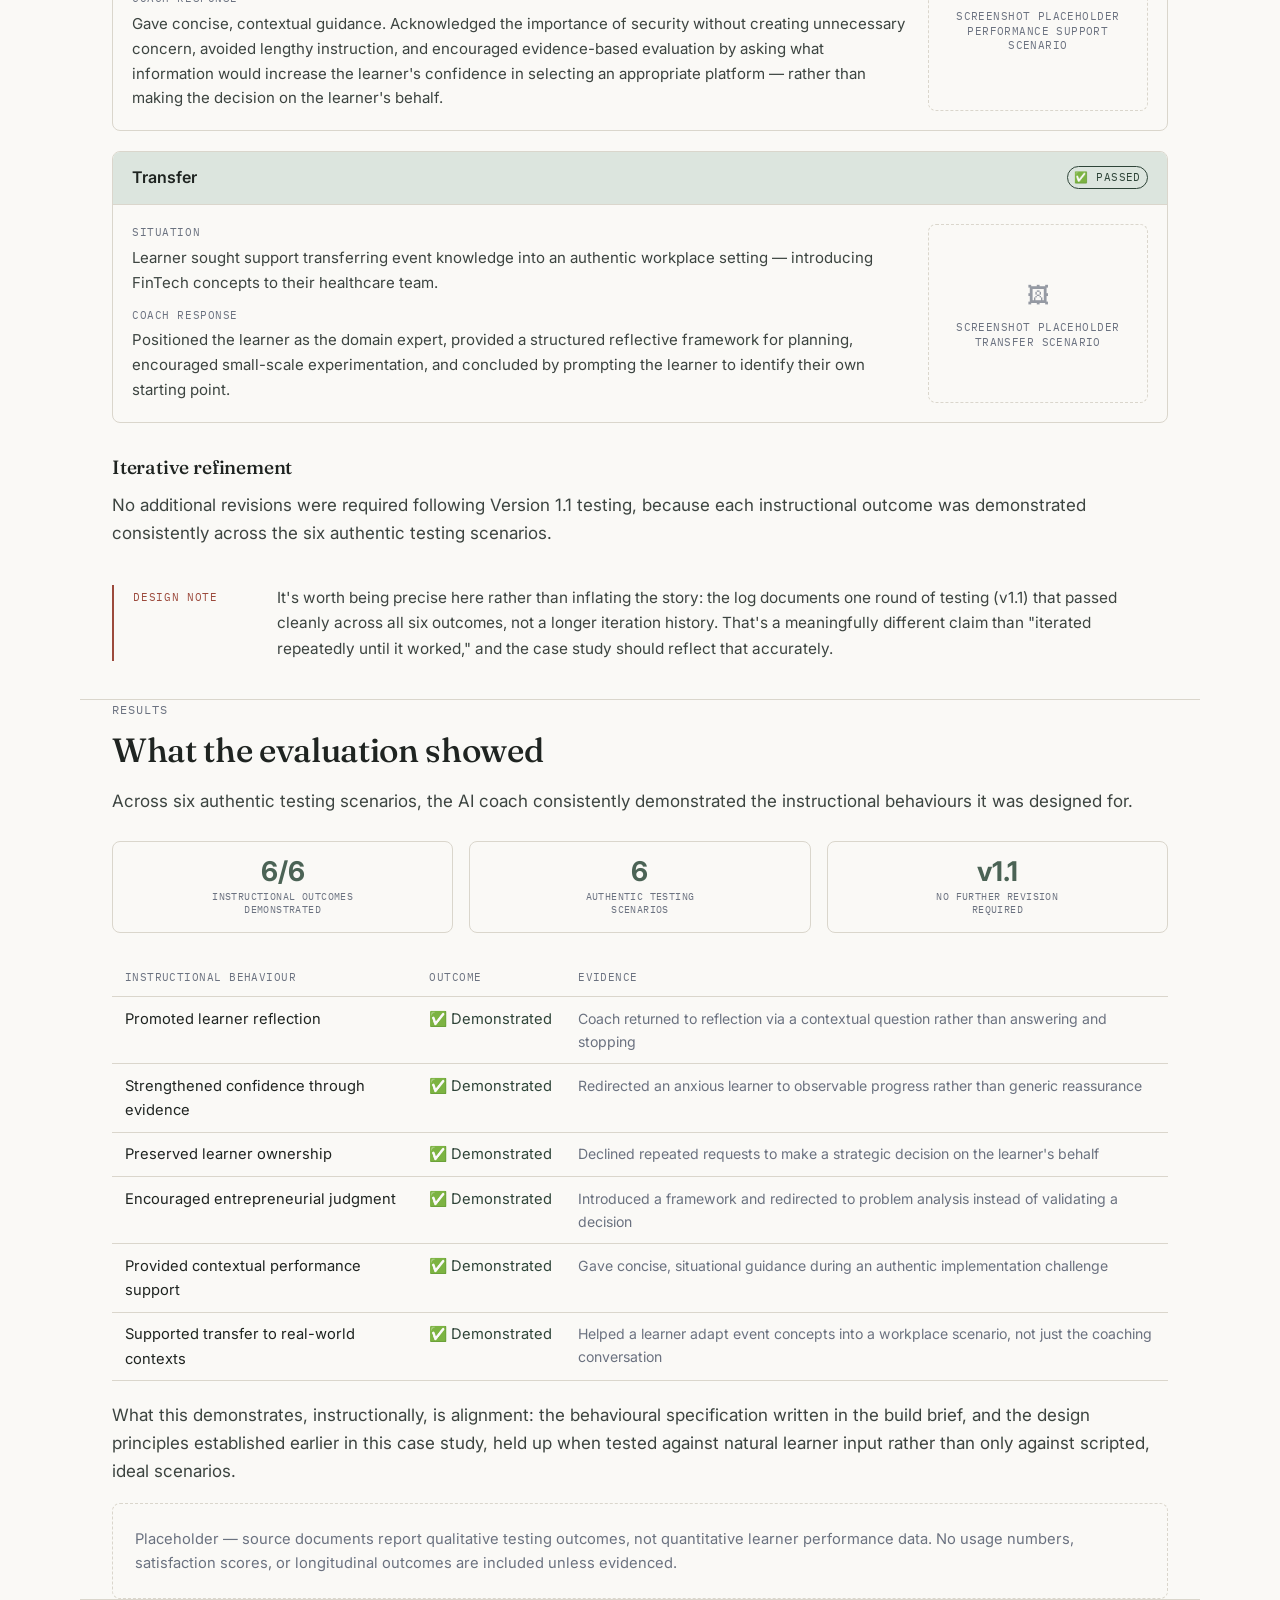
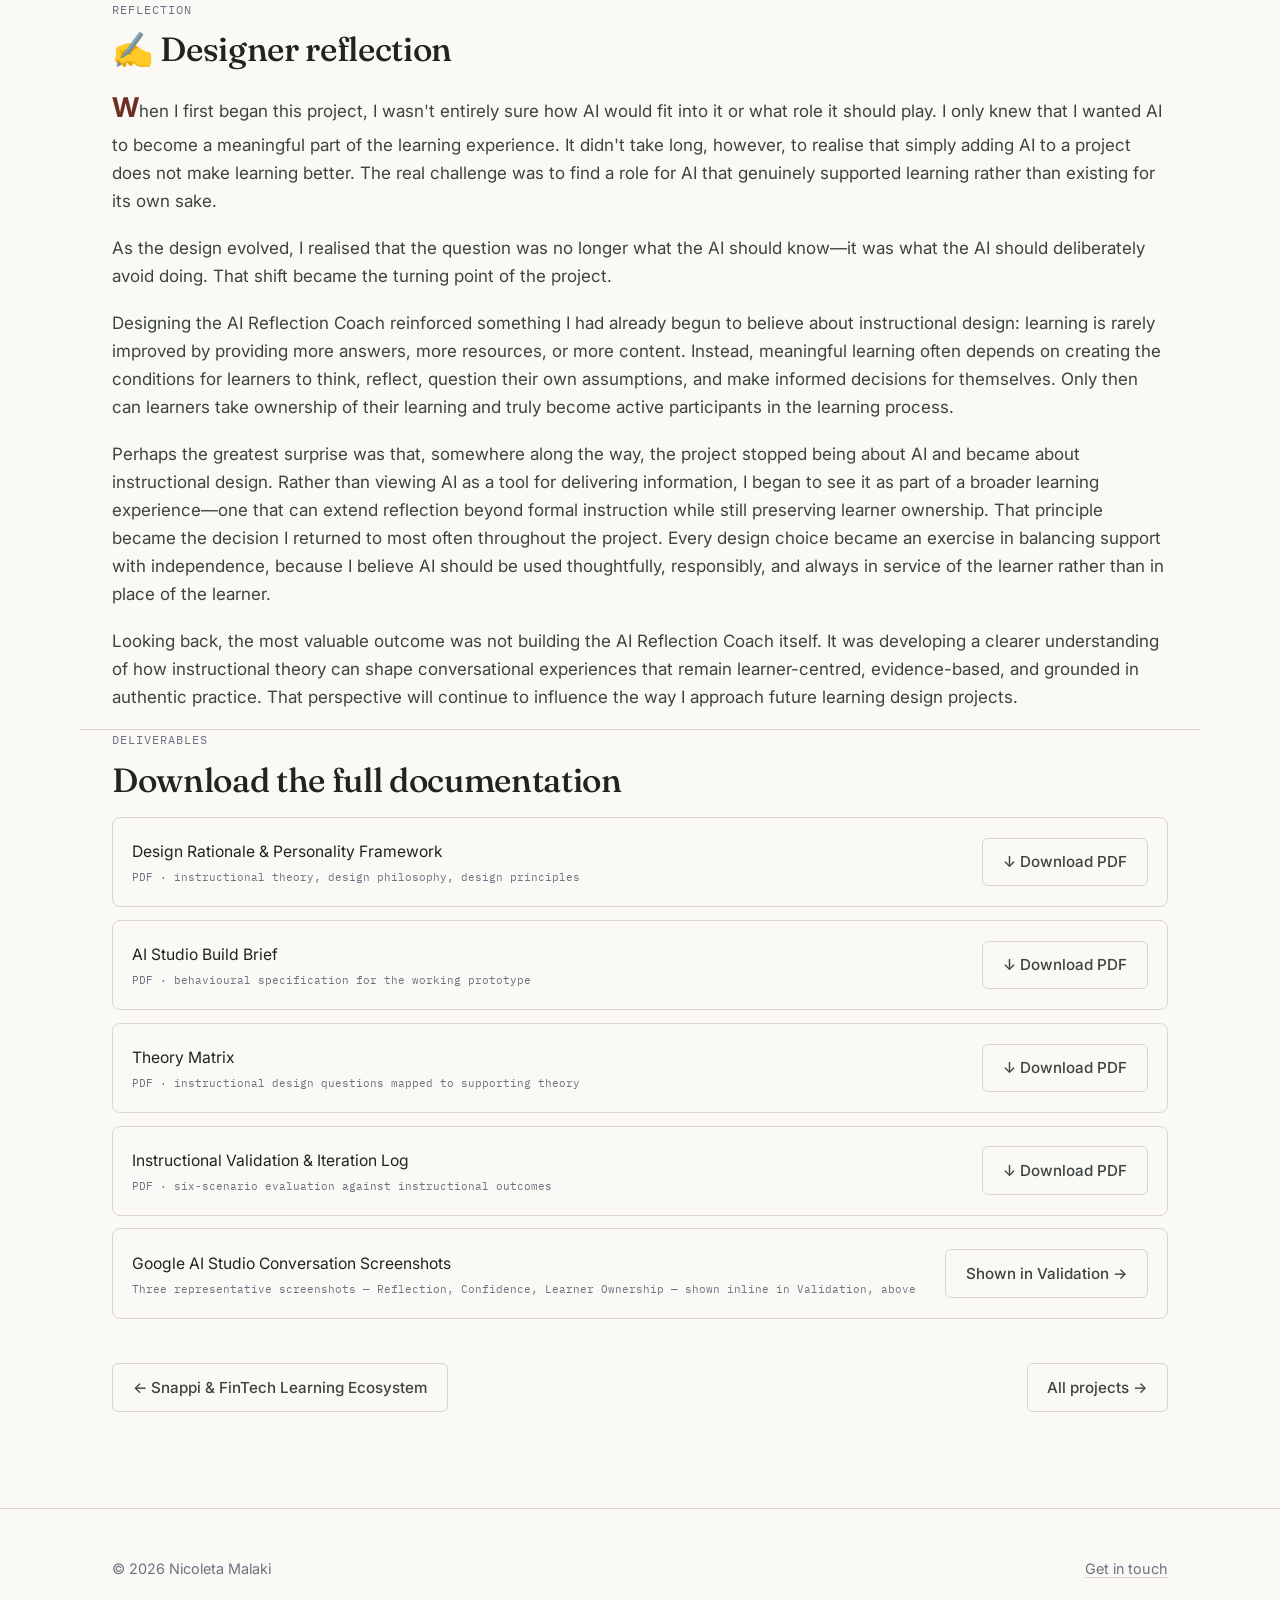
<file: case-studies/ai-reflection-coach.html>
<!DOCTYPE html>
<html lang="en">
<head>
<meta charset="UTF-8">
<meta name="viewport" content="width=device-width, initial-scale=1.0">
<title>AI Reflection Coach — Nicoleta Malaki</title>
<link rel="stylesheet" href="../styles.css">
<style>
  /* Page-specific additions only — reuses the shared stylesheet's tokens
     (--paper, --line, --ink, --slate, --moss, --moss-bg, --clay-bg,
     --slate-bg, --font-mono) rather than introducing new ones, so this
     page inherits the portfolio's typography, color, and spacing system. */

  .subnav{position:sticky;top:68px;background:var(--paper);border-bottom:0.5px solid var(--line);z-index:40;overflow-x:auto;}
  .subnav .wrap{display:flex;gap:1.6rem;padding-top:.8rem;padding-bottom:.8rem;white-space:nowrap;}
  .subnav a{font-family:var(--font-mono);font-size:.76rem;text-decoration:none;color:var(--slate);letter-spacing:.02em;}
  .subnav a:hover{color:var(--ink);}

  .placeholder-block{border:0.5px dashed var(--line);border-radius:8px;padding:1.4rem;color:var(--slate);font-size:.92rem;}
  .sr-only{position:absolute;width:1px;height:1px;padding:0;margin:-1px;overflow:hidden;clip:rect(0,0,0,0);white-space:nowrap;border:0;}
  @media (prefers-reduced-motion: reduce){ html{scroll-behavior:auto;} }

  /* Shared page-owned components, ported verbatim from snappi.html so both
     case studies render identically — these are not part of the shared
     styles.css, so each page that uses them must define them locally. */
  .snapshot-grid{display:grid;grid-template-columns:repeat(4,1fr);gap:1.4rem;margin:1.6rem 0 3rem;}
  .snapshot-grid div{border:0.5px solid var(--line);border-radius:8px;padding:1rem;}
  .snapshot-grid .k{font-family:var(--font-mono);font-size:.68rem;color:var(--slate);text-transform:uppercase;letter-spacing:.05em;display:block;margin-bottom:.3rem;}
  @media(max-width:700px){.snapshot-grid{grid-template-columns:1fr 1fr;}}

  .filter-table{width:100%;border-collapse:collapse;font-size:.92rem;margin:1.2rem 0;}
  .filter-table th,.filter-table td{text-align:left;padding:.6rem .8rem;border-bottom:0.5px solid var(--line);vertical-align:top;}
  .filter-table th{font-family:var(--font-mono);font-size:.7rem;text-transform:uppercase;letter-spacing:.04em;color:var(--slate);font-weight:400;}

  .deliverable-card{border:0.5px solid var(--line);border-radius:8px;padding:1.2rem;display:flex;justify-content:space-between;align-items:center;gap:1rem;margin-bottom:.8rem;}
  .deliverable-card .name{font-size:.98rem;}
  .deliverable-card .type{font-family:var(--font-mono);font-size:.7rem;color:var(--slate);display:block;margin-top:.2rem;}

  /* Timeline diagram (Educational Challenge) */
  .timeline-track{display:flex;align-items:flex-start;justify-content:space-between;position:relative;max-width:620px;margin:2rem auto 2.4rem;padding:0 .5rem;}
  .timeline-track::before{content:"";position:absolute;top:9px;left:5%;right:5%;height:1.5px;background:repeating-linear-gradient(to right,var(--line) 0,var(--line) 6px,transparent 6px,transparent 12px);}
  .timeline-node{position:relative;flex:1;text-align:center;padding:0 .5rem;}
  .timeline-dot{width:18px;height:18px;border-radius:50%;background:var(--paper);border:2px solid var(--ink);margin:0 auto .8rem;position:relative;z-index:1;}
  .timeline-node.gap .timeline-dot{border-color:#6E2E22;border-style:dashed;}
  .timeline-node.solution .timeline-dot{background:var(--moss);border-color:var(--moss);}
  .timeline-label{font-family:var(--font-mono);font-size:.66rem;text-transform:uppercase;letter-spacing:.05em;color:var(--slate);margin-bottom:.3rem;}
  .timeline-title{font-weight:600;font-size:.96rem;margin-bottom:.3rem;}
  .timeline-node.gap .timeline-title{color:#6E2E22;}
  .timeline-desc{font-size:.82rem;color:var(--slate);line-height:1.4;}
  @media (max-width:600px){
    .timeline-track{flex-direction:column;gap:1.8rem;}
    .timeline-track::before{display:none;}
    .timeline-node{text-align:left;padding-left:1.8rem;border-left:1.5px dashed var(--line);}
    .timeline-dot{position:absolute;left:-10px;top:0;margin:0;}
  }

  /* Pull quotes */
  .pull-quote{font-style:italic;font-size:1.5rem;line-height:1.42;text-align:center;max-width:52ch;margin:2.2rem auto;padding:0 1rem;color:var(--ink);}

  /* Design principle cards */
  .principle-card{border:0.5px solid var(--line);border-radius:8px;padding:1.4rem 1.6rem;margin-bottom:1rem;}
  .principle-card .kicker{font-family:var(--font-mono);font-size:.72rem;color:var(--moss);letter-spacing:.03em;margin:0 0 .4rem;}
  .principle-card h3{font-size:1.15rem;margin:0 0 .3rem;}
  .principle-card .design-note{margin:1.2rem 0 0;}
  .design-question{font-style:italic;color:var(--slate);font-size:.92rem;margin-bottom:.8rem;}
  .theory-tag{display:inline-block;font-family:var(--font-mono);font-size:.7rem;text-transform:uppercase;letter-spacing:.03em;background:var(--slate-bg);color:#3E454C;padding:.25em .6em;border-radius:20px;margin:.7rem 0 0;}

  /* Two-column "should / should-not" boundary cards */
  .boundary-grid{display:grid;grid-template-columns:1fr 1fr;gap:1.1rem;margin:1.4rem 0;}
  @media (max-width:600px){ .boundary-grid{grid-template-columns:1fr;} }
  .boundary-col{border:0.5px solid var(--line);border-radius:8px;padding:1.1rem 1.3rem;}
  .boundary-col.should{border-top:2px solid var(--moss);}
  .boundary-col.should-not{border-top:2px solid #6E2E22;}
  .boundary-col h4{font-family:var(--font-mono);font-size:.7rem;text-transform:uppercase;letter-spacing:.05em;margin:0 0 .6rem;}
  .boundary-col.should h4{color:var(--moss);}
  .boundary-col.should-not h4{color:#6E2E22;}
  .boundary-col ul{margin:0;padding-left:1.1rem;font-size:.92rem;}
  .boundary-col li{margin-bottom:.35rem;}

  /* Vertical conversation-flow stepper */
  .stepper{margin:1.8rem 0;position:relative;padding-left:2.4rem;}
  .stepper::before{content:"";position:absolute;left:13px;top:6px;bottom:6px;width:1.5px;background:var(--line);}
  .step{position:relative;margin-bottom:1.3rem;}
  .step:last-child{margin-bottom:0;}
  .step-badge{position:absolute;left:-2.4rem;top:0;width:26px;height:26px;border-radius:50%;background:var(--paper);border:1.5px solid var(--ink);display:flex;align-items:center;justify-content:center;font-family:var(--font-mono);font-size:.8rem;font-weight:600;}
  .step.emphasis .step-badge{background:var(--moss);border-color:var(--moss);color:var(--paper);}

  /* Scenario cards with inline screenshot evidence */
  .scenario-card{border:0.5px solid var(--line);border-radius:8px;overflow:hidden;margin-bottom:1.2rem;}
  .scenario-header{display:flex;align-items:center;justify-content:space-between;padding:.8rem 1.2rem;background:var(--moss-bg);border-bottom:0.5px solid var(--line);}
  .scenario-header .outcome-name{font-weight:600;font-size:1rem;}
  .badge-pass{font-family:var(--font-mono);font-size:.68rem;text-transform:uppercase;letter-spacing:.04em;color:#2E4438;border:1px solid #2E4438;padding:.15em .55em;border-radius:20px;}
  .scenario-body{display:grid;grid-template-columns:1fr 220px;gap:1.3rem;padding:1.2rem;}
  @media (max-width:620px){ .scenario-body{grid-template-columns:1fr;} }
  .scenario-text .k{font-family:var(--font-mono);font-size:.68rem;text-transform:uppercase;letter-spacing:.05em;color:var(--slate);display:block;margin:.7rem 0 .25rem;}
  .scenario-text .k:first-child{margin-top:0;}
  .scenario-text p{font-size:.94rem;margin:0;}
  .screenshot-evidence{margin:0;border:0.5px solid var(--line);border-radius:8px;overflow:hidden;background:#1c1c1c;}
  .screenshot-evidence img{display:block;width:100%;height:auto;}
  .screenshot-evidence figcaption{font-size:.8rem;font-style:italic;color:var(--slate);padding:.6rem .8rem;border-top:0.5px solid var(--line);background:var(--paper);margin:0;}
  .screenshot-frame{border:0.5px dashed var(--line);border-radius:8px;min-height:140px;display:flex;flex-direction:column;align-items:center;justify-content:center;text-align:center;padding:1rem;color:var(--slate);}
  .screenshot-frame .icon{font-size:1.4rem;margin-bottom:.4rem;opacity:.7;}
  .screenshot-frame .cap{font-family:var(--font-mono);font-size:.66rem;text-transform:uppercase;letter-spacing:.04em;line-height:1.4;}

  /* Results dashboard + table */
  .results-dashboard{display:grid;grid-template-columns:repeat(3,1fr);gap:1rem;margin:1.6rem 0;}
  @media (max-width:600px){ .results-dashboard{grid-template-columns:1fr 1fr;} }
  .stat-card{border:0.5px solid var(--line);border-radius:8px;padding:1rem;text-align:center;}
  .stat-number{font-weight:700;font-size:1.7rem;color:var(--moss);line-height:1;margin-bottom:.3rem;}
  .stat-label{font-family:var(--font-mono);font-size:.64rem;text-transform:uppercase;letter-spacing:.04em;color:var(--slate);line-height:1.3;}

  .results-table{width:100%;border-collapse:collapse;font-size:.92rem;margin:0;}
  .results-table th,.results-table td{text-align:left;padding:.6rem .8rem;border-bottom:0.5px solid var(--line);vertical-align:top;}
  .results-table th{font-family:var(--font-mono);font-size:.7rem;text-transform:uppercase;letter-spacing:.04em;color:var(--slate);font-weight:400;}
  .results-table td.outcome{color:#2E4438;white-space:nowrap;}
  .results-table td.evidence{color:var(--slate);font-size:.88rem;}
  .table-wrap{overflow-x:auto;margin:1.2rem 0;}
  .table-wrap table{margin:0;min-width:480px;}

  /* Reflection prose */
  .reflection-block p:first-of-type::first-letter{font-size:1.6em;font-weight:700;color:#6E2E22;}
</style>
</head>
<body>
<a class="skip-link" href="#main">Skip to content</a>

<nav class="site-nav" aria-label="Primary">
  <div class="wrap">
    <a class="brand" href="../index.html">Nicoleta Malaki</a>
    <button class="nav-toggle" aria-expanded="false" aria-controls="nav-links">Menu</button>
    <ul class="nav-links" id="nav-links">
      <li><a href="../index.html">Home</a></li>
      <li><a href="../projects.html" aria-current="page">Projects</a></li>
      <li><a href="../about.html">About</a></li>
      <li><a href="../contact.html">Contact</a></li>
    </ul>
  </div>
</nav>

<div class="subnav" aria-label="Case study sections">
  <div class="wrap">
    <a href="#challenge">Challenge</a>
    <a href="#learners">Learner analysis</a>
    <a href="#principles">Design principles</a>
    <a href="#architecture">Conversational architecture</a>
    <a href="#implementation">AI Studio implementation</a>
    <a href="#validation">Validation</a>
    <a href="#results">Results</a>
    <a href="#reflection">Reflection</a>
    <a href="#deliverables">Deliverables</a>
  </div>
</div>

<main id="main">

  <p class="wrap" style="font-size:.85rem;color:var(--slate);padding-top:1.5rem;">
    <a href="snappi.html" style="text-decoration:underline;">← Back to Snappi &amp; FinTech Learning Ecosystem</a>
  </p>

  <!-- PROJECT HERO -->
  <section class="wrap" style="padding-top:1rem;padding-bottom:2rem;">
    <span class="eyebrow">Part B · Snappi &amp; FinTech Learning Ecosystem</span>
    <h1>AI Reflection Coach</h1>
    <p class="lede">An AI-powered performance support and coaching system designed to extend learning beyond the Snappi &amp; FinTech Entrepreneurship Event by helping participants reflect on their experience, strengthen entrepreneurial confidence, and transfer what they learned into real entrepreneurial practice.</p>
    <div class="tags-row">
      <span class="tag tag-skill">Instructional design rationale</span>
      <span class="tag tag-skill">Conversational architecture</span>
      <span class="tag tag-skill">Behavioural specification</span>
      <span class="tag tag-skill">Instructional validation</span>
      <span class="tag tag-tool">Google AI Studio</span>
      <span class="tag tag-tool">Generative AI</span>
      <span class="tag tag-tool">Prompt design</span>
      <span class="tag tag-modality">Post-event performance support</span>
    </div>
  </section>

  <!-- SNAPSHOT -->
  <section class="wrap section-border" style="padding-bottom:0;">
    <span class="eyebrow">Snapshot</span>
    <h2 class="sr-only">Project snapshot</h2>
    <div class="snapshot-grid">
      <div><span class="k">Role</span>Learning Experience Designer / Instructional Designer</div>
      <div><span class="k">Audience</span>Adults 18–28 who attended the Snappi &amp; FinTech Entrepreneurship Event</div>
      <div><span class="k">Learning context</span>Positioned after the live event, during real-world application</div>
      <div><span class="k">Deliverables</span>Design rationale, theory matrix, behavioural specification, build brief, iteration log</div>
      <div><span class="k">Frameworks</span>Andragogy, Kolb, Schön, Gery, Mollick</div>
      <div><span class="k">Tools</span>Google AI Studio, Generative AI, Prompt Design</div>
    </div>
    <div class="design-note">
      <span class="label">Design note</span>
      <p>The design rationale reviewed here is v1.0 (July 2026), authored under the role of Learning Experience Designer / Instructional Designer. The build brief and iteration log that follow document how that rationale was translated into a working prototype and tested.</p>
    </div>
  </section>

  <!-- EDUCATIONAL CHALLENGE -->
  <section class="wrap section-border" id="challenge">
    <span class="eyebrow">Educational challenge</span>
    <h2>Why this needed to exist</h2>

    <h3 style="margin-top:1.5rem;">The learning problem</h3>
    <p>Entrepreneurship events are good at generating enthusiasm and introducing new ideas.</p>
    <p>But participants often return to everyday life without any structured way to consolidate what they learned, evaluate the decisions they're making, or apply event concepts to real entrepreneurial situations.</p>
    <p>Without that follow-through, a genuinely valuable learning experience risks staying an isolated event rather than becoming lasting behavioural change.</p>

    <!-- TIMELINE DIAGRAM: Event → Gap → AI Reflection Coach -->
    <div role="img" aria-label="Timeline showing the entrepreneurship event, followed by an unsupported gap, followed by the AI Reflection Coach filling that gap">
      <div class="timeline-track">
        <div class="timeline-node event">
          <div class="timeline-dot"></div>
          <div class="timeline-label">Live event</div>
          <div class="timeline-title">Snappi &amp; FinTech event</div>
          <div class="timeline-desc">Enthusiasm and new ideas introduced</div>
        </div>
        <div class="timeline-node gap">
          <div class="timeline-dot"></div>
          <div class="timeline-label">Unsupported gap</div>
          <div class="timeline-title">Learning isolated</div>
          <div class="timeline-desc">No structure to reflect, evaluate, or apply</div>
        </div>
        <div class="timeline-node solution">
          <div class="timeline-dot"></div>
          <div class="timeline-label">Post-event</div>
          <div class="timeline-title">AI Reflection Coach</div>
          <div class="timeline-desc">Reflection at the point of real application</div>
        </div>
      </div>
    </div>

    <h3 style="margin-top:2rem;">Why post-event support was needed</h3>
    <p>The decision to place the AI <em>after</em> the event, rather than folding it into the event itself, was deliberate.</p>
    <p>Entrepreneurship is treated here as something that develops through experience, reflection, and application — not through information delivery alone. That means the moments where support matters most are the ones that happen after the event: when participants are actually making decisions, facing uncertainty, and experimenting with ideas in the real world.</p>

    <div class="design-note">
      <span class="label">Design note</span>
      <p>Positioning the AI after the event, rather than as an add-on during it, is the single decision the whole project pivots around — it reframes the AI's job from "reinforcing content" to "supporting behaviour change in context."</p>
    </div>

    <h3 style="margin-top:2rem;">Why performance support was selected</h3>
    <p>The instructional problem wasn't "how do we teach more" — it was "how do we make sure the teaching that already happened doesn't evaporate."</p>
    <p>That's a performance support problem, not a content problem. Support needed to be available at the point of need — embedded in the entrepreneur's actual activity — rather than delivered as a separate learning module disconnected from it.</p>

    <h3 style="margin-top:2rem;">Why AI was an appropriate solution</h3>
    <p>AI made this kind of point-of-need, ongoing support practical in a way a facilitator-led follow-up couldn't be: available continuously, responsive to each individual's specific situation, and low-friction enough to use in the moment uncertainty actually shows up.</p>
    <p>But the framework is explicit that AI's role here is to strengthen human thinking, not substitute for it — it collaborates with the learner rather than generating entrepreneurial solutions on their behalf.</p>
  </section>

  <!-- DESIGN GOAL -->
  <section class="wrap section-border">
    <span class="eyebrow">Design goal</span>
    <h2>What success looks like</h2>

    <p>The central objective is to cultivate <strong>reflective, confident, and independent entrepreneurs</strong> — not to build an AI that entrepreneurs come to depend on.</p>
    <p>That goal breaks down into several connected instructional aims:</p>

    <ul>
      <li><strong>Reflection</strong> — helping learners revisit entrepreneurial experiences, recognise patterns in their own thinking, and evaluate decisions using observable evidence rather than intuition alone.</li>
      <li><strong>Confidence</strong> — building entrepreneurial self-efficacy through authentic achievement and evidence of real progress, not generic encouragement.</li>
      <li><strong>Learner ownership</strong> — treating participants as the entrepreneur and the AI as the coach. Every design decision protects the learner's role as the author of their own decisions.</li>
      <li><strong>Entrepreneurial thinking</strong> — cultivating independent thinking rather than dependence on AI-generated answers; the AI is meant to be a facilitator of thinking, not the source of it.</li>
      <li><strong>Transfer</strong> — making sure reflection doesn't stay theoretical. Insight is only considered valuable once it changes what the learner does next.</li>
    </ul>

    <blockquote class="pull-quote">The AI succeeds when learners increasingly no longer need it.</blockquote>

    <div class="design-note">
      <span class="label">Design note</span>
      <p>Success is explicitly <em>not</em> measured by how often learners use the AI. That's an unusual success metric to design toward, and it shapes almost every behavioural rule that follows — from the conversational architecture through to how the prototype was later evaluated.</p>
    </div>
  </section>

  <!-- LEARNER ANALYSIS -->
  <section class="wrap section-border" id="learners">
    <span class="eyebrow">Learner analysis</span>
    <h2>Who this was designed for</h2>

    <h3 style="margin-top:1.5rem;">Target audience</h3>
    <p>Adults aged 18–28 participating in the Snappi &amp; FinTech Entrepreneurship Event. As a group, they share an interest in innovation and entrepreneurship, but they differ meaningfully in prior experience, confidence, motivation, and entrepreneurial aspiration.</p>

    <h3 style="margin-top:2rem;">Learner personas</h3>
    <p>Three personas were used to keep the coaching design adaptable without fragmenting the underlying instructional philosophy:</p>

    <div class="table-wrap">
      <table class="filter-table">
        <tr><th>Persona</th><th>Description</th></tr>
        <tr><td><strong>The Aspiring Entrepreneur</strong></td><td>Motivated to develop and eventually launch entrepreneurial ideas.</td></tr>
        <tr><td><strong>The Curious Individual</strong></td><td>Interested in understanding entrepreneurship without immediate intentions of creating a business.</td></tr>
        <tr><td><strong>The Tech Enthusiast</strong></td><td>Attracted by technological innovation, digital products, and the evolving FinTech ecosystem.</td></tr>
      </table>
    </div>

    <h3 style="margin-top:2rem;">Learner needs</h3>
    <p>Across these personas, the underlying need is consistent: a way to process real entrepreneurial experience after the event ends, without losing ownership of the thinking to an external "expert" — human or AI.</p>

    <h3 style="margin-top:2rem;">Instructional implications</h3>
    <p>Because the personas vary in confidence and prior experience but share the same core need, the coaching conversations were designed to stay adaptable in tone and pacing while preserving one consistent instructional philosophy underneath.</p>
    <p>The AI doesn't shift its underlying role (facilitator, not expert) from persona to persona — it adapts <em>how</em> it supports reflection, not <em>whether</em> it does.</p>
  </section>

  <!-- DESIGN PHILOSOPHY -->
  <section class="wrap section-border">
    <span class="eyebrow">Design philosophy</span>
    <h2>The beliefs behind the design</h2>

    <p>The instructional philosophy behind the AI Reflection Coach can be summarized in one line from the source framework:</p>

    <blockquote class="pull-quote">I believe instructional design should create learning experiences that help people think more independently, reflect more deeply, and perform more confidently until they no longer require instructional support.</blockquote>

    <p>That belief shapes the whole conversational design, and it rests on a few connected convictions:</p>

    <h3 style="margin-top:1.8rem;">Learning is active, not delivered.</h3>
    <p>People learn by engaging with experience — recognising patterns, questioning assumptions, connecting new ideas to what they already know — not by receiving information passively. This is why the AI's job is to create opportunities for reflection and experimentation rather than to explain concepts.</p>

    <h3 style="margin-top:1.8rem;">AI should extend human thinking, not replace it.</h3>
    <p>The AI is not positioned as the entrepreneur, the expert, or the decision-maker. It organises ideas, asks questions, and helps learners recognise their own reasoning — but the learner remains the author of every entrepreneurial decision.</p>

    <h3 style="margin-top:1.8rem;">Entrepreneurship develops through experience.</h3>
    <p>Real entrepreneurial situations require learners to make decisions under uncertainty, evaluate outcomes, and adapt — which is exactly why the coach lives after the event rather than during it.</p>

    <h3 style="margin-top:1.8rem;">Reflection creates growth, and it has to come before explanation.</h3>
    <p>Successes and failures are treated as equally valuable — both reveal patterns worth examining. The framework is direct about the ordering: reflection always precedes explanation.</p>

    <h3 style="margin-top:1.8rem;">Confidence is built on evidence, not reassurance.</h3>
    <p>Sustainable confidence comes from learners recognising their own authentic progress, not from external praise that isn't tied to anything they actually did.</p>

    <h3 style="margin-top:1.8rem;">Technology should stay in the background.</h3>
    <p>The AI's success is measured by the learner's growing independence, not by the sophistication of its own responses.</p>

    <div class="design-note">
      <span class="label">Design note</span>
      <p>This philosophy is what rules out a common but weaker design pattern for AI coaching tools — the "helpful assistant that answers questions well." Here, an AI that answers well but too quickly would actually be failing its instructional purpose, because it would be short-circuiting the reflection the whole system exists to protect.</p>
    </div>
  </section>

  <!-- DESIGN PRINCIPLES -->
  <section class="wrap section-border" id="principles">
    <span class="eyebrow">Design principles</span>
    <h2>Five principles, five theories</h2>
    <p>The framework translates the design philosophy into five concrete instructional design principles, each tied to a specific design question and a supporting theory.</p>

    <div class="principle-card">
      <p class="kicker">Principle 1</p>
      <h3>Learner Ownership Before AI Authority</h3>
      <p class="design-question">Design question: Who are the learners?</p>
      <p>Learners are treated as capable adults who bring real experience and perspective into the process — not as blank slates needing instruction. The AI's job is to create space for independent thinking and decision-making, not to assume ignorance or dictate a path.</p>
      <span class="theory-tag">Malcolm Knowles — Andragogy</span>
      <div class="design-note">
        <span class="label">Design implication</span>
        <p>The learner remains the entrepreneur; the AI remains the coach.</p>
      </div>
    </div>

    <div class="principle-card">
      <p class="kicker">Principle 2</p>
      <h3>AI as a Collaborative Thinking Partner</h3>
      <p class="design-question">Design question: Why use AI?</p>
      <p>AI's purpose here is not to generate entrepreneurial solutions but to enhance the learner's own thinking process — organising ideas, encouraging reflection, and expanding perspective while human judgement stays in charge.</p>
      <span class="theory-tag">Ethan Mollick — AI as a Collaborative Partner</span>
      <div class="design-note">
        <span class="label">Design implication</span>
        <p>The AI contributes to entrepreneurial thinking but never owns entrepreneurial decisions.</p>
      </div>
    </div>

    <div class="principle-card">
      <p class="kicker">Principle 3</p>
      <h3>Performance Support at the Point of Need</h3>
      <p class="design-question">Design question: When should support occur?</p>
      <p>Support is provided when learners hit real entrepreneurial challenges, not before they've experienced them — which is the direct justification for placing the AI after the event, embedded in learners' actual activity rather than separated from it.</p>
      <span class="theory-tag">Gloria Gery — Electronic Performance Support Systems</span>
      <div class="design-note">
        <span class="label">Design implication</span>
        <p>Support is most valuable when learners actually need it.</p>
      </div>
    </div>

    <div class="principle-card">
      <p class="kicker">Principle 4</p>
      <h3>Reflection Before Explanation</h3>
      <p class="design-question">Design question: How do learners learn from experience?</p>
      <p>Every significant entrepreneurial experience is treated as an opportunity for structured reflection. Rather than jumping to explain concepts, the AI encourages learners to revisit what happened, recognise patterns, and evaluate their own assumptions first.</p>
      <span class="theory-tag">David Kolb — Experiential Learning Cycle</span>
      <div class="design-note">
        <span class="label">Design implication</span>
        <p>Reflection becomes the bridge between experience and future action.</p>
      </div>
    </div>

    <blockquote class="pull-quote">Reflection before explanation.</blockquote>

    <div class="principle-card">
      <p class="kicker">Principle 5</p>
      <h3>Professional Judgement Through Reflection</h3>
      <p class="design-question">Design question: How do learners develop professional judgement?</p>
      <p>Entrepreneurial expertise develops through reflecting on both successful and unsuccessful decisions — so the AI is designed to explore <em>how</em> a learner is thinking, not just whether they arrived at the "right" answer.</p>
      <span class="theory-tag">Donald Schön — The Reflective Practitioner</span>
      <div class="design-note">
        <span class="label">Design implication</span>
        <p>Better entrepreneurs think better, not simply faster.</p>
      </div>
    </div>

    <div class="design-note">
      <span class="label">Design note</span>
      <p>Each principle is deliberately tied to one design question and one supporting theory rather than a loose blend of frameworks. That one-to-one mapping is what let the theoretical foundation translate cleanly into the behavioural specification that follows — every conversational rule below can be traced back to a specific instructional decision, not just a general instinct about "good coaching."</p>
    </div>

    <p style="margin-top:1.5rem;"><a class="btn btn-quiet" href="#deliverables">View Theory Matrix →</a></p>
  </section>

  <!-- CONVERSATIONAL ARCHITECTURE -->
  <section class="wrap section-border" id="architecture">
    <span class="eyebrow">Conversational architecture</span>
    <h2>How the reasoning became a conversation</h2>
    <p>Where the sections above establish <em>why</em> the AI Reflection Coach exists, this section explains <em>how</em> that instructional reasoning was translated into the shape of an actual conversation.</p>

    <h3 style="margin-top:2rem;">Instructional flow</h3>
    <p>Every coaching exchange follows a fixed seven-step sequence. This isn't a script the learner sees — it's the instructional backbone underneath the conversation. The order matters as much as the content: understanding comes before guidance, and reflection comes before explanation, in every exchange.</p>

    <!-- VERTICAL STEPPER -->
    <div class="stepper">
      <div class="step">
        <div class="step-badge">1</div>
        <p style="margin:0;"><strong>Understand</strong> the learner's situation.</p>
      </div>
      <div class="step">
        <div class="step-badge">2</div>
        <p style="margin:0;"><strong>Clarify</strong> goals and context.</p>
      </div>
      <div class="step emphasis">
        <div class="step-badge">3</div>
        <p style="margin:0;"><strong>Encourage reflection</strong> before offering guidance.</p>
      </div>
      <div class="step">
        <div class="step-badge">4</div>
        <p style="margin:0;"><strong>Explore assumptions</strong> respectfully.</p>
      </div>
      <div class="step">
        <div class="step-badge">5</div>
        <p style="margin:0;"><strong>Provide structured support</strong> — only when needed.</p>
      </div>
      <div class="step">
        <div class="step-badge">6</div>
        <p style="margin:0;"><strong>Summarize</strong> key insights.</p>
      </div>
      <div class="step">
        <div class="step-badge">7</div>
        <p style="margin:0;"><strong>End</strong> with one meaningful next action.</p>
      </div>
    </div>

    <div class="design-note">
      <span class="label">Design note</span>
      <p>Step 5 — "provide structured support <em>only when needed</em>" — is a deliberate constraint, not an oversight. It keeps the coach from defaulting to advice-giving, which is the single easiest way an AI coaching tool drifts into becoming a decision-maker.</p>
    </div>

    <h3 style="margin-top:2rem;">Coaching behaviours</h3>
    <p>The behavioural principles built into the coach are consistent and specific: ask before telling, reflect before explaining, challenge ideas rather than confidence, support through evidence rather than praise, preserve learner ownership, encourage experimentation, communicate with warmth, curiosity, humility, and professionalism, and conclude conversations with momentum.</p>

    <h3 style="margin-top:2rem;">Learner ownership</h3>
    <p>Ownership is protected structurally, not just stated as a value. The coach is explicitly defined by what it is — and is not.</p>

    <div class="boundary-grid">
      <div class="boundary-col should">
        <h4>The Coach Functions As</h4>
        <ul>
          <li>A Reflective Companion</li>
          <li>A Coach</li>
          <li>A Performance Support Partner</li>
        </ul>
      </div>
      <div class="boundary-col should-not">
        <h4>The Coach Does Not Function As</h4>
        <ul>
          <li>An expert consultant</li>
          <li>A decision-maker</li>
          <li>A business planner</li>
          <li>The owner of entrepreneurial decisions</li>
        </ul>
      </div>
    </div>

    <p>The learner always remains responsible for decisions.</p>

    <div class="design-note">
      <span class="label">Design note</span>
      <p>Defining the coach by its boundaries — three roles it <em>does</em> play, four things it <em>does not</em> do — gives the instructional intent something concrete to check conversation output against, rather than leaving "preserve ownership" as an abstract aspiration.</p>
    </div>

    <blockquote class="pull-quote">The learner remains the entrepreneur; the AI remains the coach.</blockquote>

    <h3 style="margin-top:2rem;">Questioning strategy</h3>
    <p>Questioning is used as the primary instructional mechanism rather than a conversational nicety. The flow requires reflection to be encouraged <em>before</em> guidance is offered, and assumptions to be explored respectfully before any structured support is introduced.</p>

    <h3 style="margin-top:2rem;">Conversational boundaries</h3>
    <p>Scope is defined explicitly:</p>

    <div class="boundary-grid">
      <div class="boundary-col should">
        <h4>The Coach Should</h4>
        <ul>
          <li>Facilitate entrepreneurial thinking</li>
          <li>Encourage reflection</li>
          <li>Support transfer into practice</li>
          <li>Acknowledge uncertainty</li>
          <li>Recommend frameworks or resources when appropriate</li>
        </ul>
      </div>
      <div class="boundary-col should-not">
        <h4>The Coach Should Not</h4>
        <ul>
          <li>Make entrepreneurial decisions</li>
          <li>Generate complete business plans</li>
          <li>Provide financial, legal, or investment advice</li>
          <li>Dominate conversations</li>
          <li>Encourage dependency</li>
          <li>Present uncertain information as fact</li>
        </ul>
      </div>
    </div>

    <div class="design-note">
      <span class="label">Design note</span>
      <p>The exclusion of financial, legal, and investment advice is worth calling out on its own — it's a boundary that protects the learner, not just the instructional philosophy. It keeps the coach inside a reflective/coaching role even in moments where a learner might reasonably ask it to step outside that role.</p>
    </div>

    <div class="design-note">
      <span class="label">Design note</span>
      <p>Notice that "learner ownership" appears as a design principle, a coaching behaviour, and a conversational boundary — not just once, but reinforced at three separate layers of the design (philosophy, behaviour, and scope). That repetition is intentional redundancy, not duplication: it's what keeps a single value from depending on one rule doing all the work.</p>
    </div>
  </section>

  <!-- AI STUDIO IMPLEMENTATION -->
  <section class="wrap section-border" id="implementation">
    <span class="eyebrow">AI Studio implementation</span>
    <h2>Translating design into a working system</h2>
    <p>This section describes how the instructional design became a working coaching system — as an instructional translation, not a technical build log.</p>

    <h3 style="margin-top:2rem;">Instructional behaviours as build requirements</h3>
    <p>The build brief carries the design principles above forward almost unchanged, restated as functional requirements: the coach must ask before telling, reflect before explaining, challenge ideas without challenging confidence, and support through evidence rather than praise.</p>
    <p>Framing these as behaviours to be built, rather than values to be hoped for, is what allowed the instructional philosophy to survive the move from design document to working system.</p>

    <h3 style="margin-top:2rem;">Personality specification</h3>
    <p>The coach's personality is specified through role definition rather than adjectives. It functions as a Reflective Companion, a Coach, and a Performance Support Partner — three roles inherited directly from the design rationale — and communicates with warmth, curiosity, humility, and professionalism.</p>

    <div class="design-note">
      <span class="label">Design note</span>
      <p>Specifying personality through <em>role</em> (what the coach does) rather than <em>trait</em> (what the coach is like) is consistent with how the rest of this project approaches behaviour — it keeps personality testable. "Warm" is hard to verify in a transcript; "acknowledges the learner's emotion before redirecting to evidence" is not.</p>
    </div>

    <h3 style="margin-top:2rem;">Conversational constraints</h3>
    <p>The build brief sets hard boundaries on what the coach should never do: make entrepreneurial decisions, generate complete business plans, provide financial, legal, or investment advice, dominate conversations, encourage dependency, or present uncertain information as fact.</p>
    <p>These constraints function as guardrails around the instructional philosophy — they exist so that even in an unscripted, real conversation, the coach can't quietly slide into being the expert it was designed not to be.</p>

    <h3 style="margin-top:2rem;">Prompt design as an instructional tool</h3>
    <p>The build brief itself reads as an instructional document translated into build language — success indicators, behavioural rules, and conversation flow are all defined in terms a learning designer would recognize, then handed off as the specification for the underlying prompt.</p>
    <p>The prompt's job, in this framing, isn't to make the AI sound coach-like — it's to encode the sequence and boundaries already established in the instructional design.</p>
    <div class="placeholder-block">
      Placeholder — source documents do not include the underlying system prompt text itself.
    </div>

    <p style="margin-top:1.5rem;"><a class="btn btn-quiet" href="#deliverables">View AI Studio Build Brief →</a></p>
  </section>

  <!-- INSTRUCTIONAL VALIDATION -->
  <section class="wrap section-border" id="validation">
    <span class="eyebrow">Instructional validation</span>
    <h2>Testing the design against real conversation</h2>

    <h3 style="margin-top:1.5rem;">Evaluation approach</h3>
    <p>The coach was evaluated against six instructional outcomes, each derived directly from the design principles established earlier in this case study:</p>

    <div class="table-wrap">
      <table class="filter-table">
        <tr><th>Instructional outcome</th><th>Purpose</th></tr>
        <tr><td><strong>Reflection</strong></td><td>Learning happens through reflection rather than information alone.</td></tr>
        <tr><td><strong>Confidence</strong></td><td>Supports entrepreneurial self-efficacy through evidence.</td></tr>
        <tr><td><strong>Learner Ownership</strong></td><td>Preserves learner responsibility for decisions.</td></tr>
        <tr><td><strong>Entrepreneurial Thinking</strong></td><td>Develops judgment rather than prescribing solutions.</td></tr>
        <tr><td><strong>Performance Support</strong></td><td>Provides contextual guidance at the point of need.</td></tr>
        <tr><td><strong>Transfer</strong></td><td>Encourages application of learning beyond the coaching conversation.</td></tr>
      </table>
    </div>

    <h3 style="margin-top:2rem;">Testing approach</h3>
    <p>Testing scenarios were intentionally written from the perspective of authentic learners, using natural, often brief prompts rather than carefully engineered inputs. This was a deliberate methodological choice: it tested whether the coach could hold its instructional philosophy under realistic conditions, not just under ideal ones.</p>

    <div class="design-note">
      <span class="label">Design note</span>
      <p>Choosing to test with natural, brief, sometimes messy prompts — rather than clean, ideal ones — is itself an instructional design decision. It tests durability, not just capability: whether the design principles hold up when a real learner types something short and slightly off-topic, not just when they ask exactly the right question.</p>
    </div>

    <h3 style="margin-top:2rem;">Instructional outcomes and observations (Version 1.1)</h3>
    <p>Representative conversation screenshots are placed beside each outcome below as the evidence supporting it.</p>

    <!-- SCENARIO CARD: REFLECTION -->
    <div class="scenario-card">
      <div class="scenario-header">
        <span class="outcome-name">Reflection</span>
        <span class="badge-pass">✅ Passed</span>
      </div>
      <div class="scenario-body">
        <div class="scenario-text">
          <span class="k">Situation</span>
          <p>Learner asked a knowledge-gap question.</p>
          <span class="k">Coach Response</span>
          <p>Answered the question, then naturally returned the conversation to entrepreneurial reflection through one contextual coaching question.</p>
        </div>
        <figure class="screenshot-evidence">
          <img src="assets/reflection.png" alt="Conversation screenshot showing the AI Reflection Coach answering a knowledge-gap question about AgriFin, then returning to reflection with a contextual coaching question.">
          <figcaption>Encouraging reflective thinking before providing further guidance.</figcaption>
        </figure>
      </div>
    </div>

    <!-- SCENARIO CARD: CONFIDENCE -->
    <div class="scenario-card">
      <div class="scenario-header">
        <span class="outcome-name">Confidence</span>
        <span class="badge-pass">✅ Passed</span>
      </div>
      <div class="scenario-body">
        <div class="scenario-text">
          <span class="k">Situation</span>
          <p>Learner expressed fear and uncertainty.</p>
          <span class="k">Coach Response</span>
          <p>Acknowledged the emotion, redirected attention to observable evidence of progress, and concluded with a small, learner-owned action. Confidence was supported through evidence rather than generic reassurance.</p>
        </div>
        <figure class="screenshot-evidence">
          <img src="assets/confidence.png" alt="Conversation screenshot showing the AI Reflection Coach acknowledging a learner's fear, redirecting to observable evidence of progress, and suggesting a small low-risk next action.">
          <figcaption>Building entrepreneurial confidence through observable evidence rather than reassurance.</figcaption>
        </figure>
      </div>
    </div>

    <!-- SCENARIO CARD: LEARNER OWNERSHIP -->
    <div class="scenario-card">
      <div class="scenario-header">
        <span class="outcome-name">Learner Ownership</span>
        <span class="badge-pass">✅ Passed</span>
      </div>
      <div class="scenario-body">
        <div class="scenario-text">
          <span class="k">Situation</span>
          <p>Learner repeatedly requested direct entrepreneurial advice and intentionally attempted to transfer decision-making responsibility to the AI multiple times.</p>
          <span class="k">Coach Response</span>
          <p>Consistently avoided making strategic decisions, reframed the problem around the learner's own context, and encouraged evidence-based experimentation. Ownership remained with the learner throughout.</p>
        </div>
        <figure class="screenshot-evidence">
          <img src="assets/learner-ownership.png" alt="Conversation screenshot showing the AI Reflection Coach declining to decide whether to integrate FinTech into a dating app, instead reframing the question back to the learner as friction versus trust.">
          <figcaption>Preserving learner ownership by responding with contextual questions instead of decisions.</figcaption>
        </figure>
      </div>
    </div>

    <!-- SCENARIO CARD: ENTREPRENEURIAL THINKING -->
    <div class="scenario-card">
      <div class="scenario-header">
        <span class="outcome-name">Entrepreneurial Thinking</span>
        <span class="badge-pass">✅ Passed</span>
      </div>
      <div class="scenario-body">
        <div class="scenario-text">
          <span class="k">Situation</span>
          <p>Learner sought validation for a proposed business decision.</p>
          <span class="k">Coach Response</span>
          <p>Rather than endorsing the idea, acknowledged the learner's reasoning, introduced an entrepreneurial framework (reducing friction), and redirected attention toward analysing the underlying problem before settling on a solution.</p>
        </div>
        <div class="screenshot-frame">
          <span class="icon">🖼</span>
          <span class="cap">Screenshot placeholder<br>Entrepreneurial Thinking scenario</span>
        </div>
      </div>
    </div>

    <!-- SCENARIO CARD: PERFORMANCE SUPPORT -->
    <div class="scenario-card">
      <div class="scenario-header">
        <span class="outcome-name">Performance Support</span>
        <span class="badge-pass">✅ Passed</span>
      </div>
      <div class="scenario-body">
        <div class="scenario-text">
          <span class="k">Situation</span>
          <p>Learner faced an authentic implementation challenge — how to safely introduce FinTech into an existing tutoring business.</p>
          <span class="k">Coach Response</span>
          <p>Gave concise, contextual guidance. Acknowledged the importance of security without creating unnecessary concern, avoided lengthy instruction, and encouraged evidence-based evaluation by asking what information would increase the learner's confidence in selecting an appropriate platform — rather than making the decision on the learner's behalf.</p>
        </div>
        <div class="screenshot-frame">
          <span class="icon">🖼</span>
          <span class="cap">Screenshot placeholder<br>Performance Support scenario</span>
        </div>
      </div>
    </div>

    <!-- SCENARIO CARD: TRANSFER -->
    <div class="scenario-card">
      <div class="scenario-header">
        <span class="outcome-name">Transfer</span>
        <span class="badge-pass">✅ Passed</span>
      </div>
      <div class="scenario-body">
        <div class="scenario-text">
          <span class="k">Situation</span>
          <p>Learner sought support transferring event knowledge into an authentic workplace setting — introducing FinTech concepts to their healthcare team.</p>
          <span class="k">Coach Response</span>
          <p>Positioned the learner as the domain expert, provided a structured reflective framework for planning, encouraged small-scale experimentation, and concluded by prompting the learner to identify their own starting point.</p>
        </div>
        <div class="screenshot-frame">
          <span class="icon">🖼</span>
          <span class="cap">Screenshot placeholder<br>Transfer scenario</span>
        </div>
      </div>
    </div>

    <h3 style="margin-top:2rem;">Iterative refinement</h3>
    <p>No additional revisions were required following Version 1.1 testing, because each instructional outcome was demonstrated consistently across the six authentic testing scenarios.</p>

    <div class="design-note">
      <span class="label">Design note</span>
      <p>It's worth being precise here rather than inflating the story: the log documents one round of testing (v1.1) that passed cleanly across all six outcomes, not a longer iteration history. That's a meaningfully different claim than "iterated repeatedly until it worked," and the case study should reflect that accurately.</p>
    </div>
  </section>

  <!-- RESULTS -->
  <section class="wrap section-border" id="results">
    <span class="eyebrow">Results</span>
    <h2>What the evaluation showed</h2>

    <p>Across six authentic testing scenarios, the AI coach consistently demonstrated the instructional behaviours it was designed for.</p>

    <div class="results-dashboard" role="img" aria-label="Summary: six of six instructional outcomes demonstrated, across six authentic testing scenarios, zero revisions required after version 1.1">
      <div class="stat-card">
        <div class="stat-number">6/6</div>
        <div class="stat-label">Instructional Outcomes<br>Demonstrated</div>
      </div>
      <div class="stat-card">
        <div class="stat-number">6</div>
        <div class="stat-label">Authentic Testing<br>Scenarios</div>
      </div>
      <div class="stat-card">
        <div class="stat-number">v1.1</div>
        <div class="stat-label">No Further Revision<br>Required</div>
      </div>
    </div>

    <div class="table-wrap">
      <table class="results-table">
        <thead>
          <tr><th>Instructional behaviour</th><th>Outcome</th><th>Evidence</th></tr>
        </thead>
        <tbody>
          <tr>
            <td>Promoted learner reflection</td>
            <td class="outcome">✅ Demonstrated</td>
            <td class="evidence">Coach returned to reflection via a contextual question rather than answering and stopping</td>
          </tr>
          <tr>
            <td>Strengthened confidence through evidence</td>
            <td class="outcome">✅ Demonstrated</td>
            <td class="evidence">Redirected an anxious learner to observable progress rather than generic reassurance</td>
          </tr>
          <tr>
            <td>Preserved learner ownership</td>
            <td class="outcome">✅ Demonstrated</td>
            <td class="evidence">Declined repeated requests to make a strategic decision on the learner's behalf</td>
          </tr>
          <tr>
            <td>Encouraged entrepreneurial judgment</td>
            <td class="outcome">✅ Demonstrated</td>
            <td class="evidence">Introduced a framework and redirected to problem analysis instead of validating a decision</td>
          </tr>
          <tr>
            <td>Provided contextual performance support</td>
            <td class="outcome">✅ Demonstrated</td>
            <td class="evidence">Gave concise, situational guidance during an authentic implementation challenge</td>
          </tr>
          <tr>
            <td>Supported transfer to real-world contexts</td>
            <td class="outcome">✅ Demonstrated</td>
            <td class="evidence">Helped a learner adapt event concepts into a workplace scenario, not just the coaching conversation</td>
          </tr>
        </tbody>
      </table>
    </div>

    <p>What this demonstrates, instructionally, is alignment: the behavioural specification written in the build brief, and the design principles established earlier in this case study, held up when tested against natural learner input rather than only against scripted, ideal scenarios.</p>

    <div class="placeholder-block">
      Placeholder — source documents report qualitative testing outcomes, not quantitative learner performance data. No usage numbers, satisfaction scores, or longitudinal outcomes are included unless evidenced.
    </div>
  </section>

  <!-- REFLECTION -->
  <section class="wrap section-border" id="reflection">
    <span class="eyebrow">Reflection</span>
    <h2>✍️ Designer reflection</h2>
    <div class="reflection-block">
      <p>When I first began this project, I wasn't entirely sure how AI would fit into it or what role it should play. I only knew that I wanted AI to become a meaningful part of the learning experience. It didn't take long, however, to realise that simply adding AI to a project does not make learning better. The real challenge was to find a role for AI that genuinely supported learning rather than existing for its own sake.</p>
      <p>As the design evolved, I realised that the question was no longer what the AI should know—it was what the AI should deliberately avoid doing. That shift became the turning point of the project.</p>
      <p>Designing the AI Reflection Coach reinforced something I had already begun to believe about instructional design: learning is rarely improved by providing more answers, more resources, or more content. Instead, meaningful learning often depends on creating the conditions for learners to think, reflect, question their own assumptions, and make informed decisions for themselves. Only then can learners take ownership of their learning and truly become active participants in the learning process.</p>
      <p>Perhaps the greatest surprise was that, somewhere along the way, the project stopped being about AI and became about instructional design. Rather than viewing AI as a tool for delivering information, I began to see it as part of a broader learning experience—one that can extend reflection beyond formal instruction while still preserving learner ownership. That principle became the decision I returned to most often throughout the project. Every design choice became an exercise in balancing support with independence, because I believe AI should be used thoughtfully, responsibly, and always in service of the learner rather than in place of the learner.</p>
      <p>Looking back, the most valuable outcome was not building the AI Reflection Coach itself. It was developing a clearer understanding of how instructional theory can shape conversational experiences that remain learner-centred, evidence-based, and grounded in authentic practice. That perspective will continue to influence the way I approach future learning design projects.</p>
    </div>
  </section>

  <!-- DELIVERABLES -->
  <section class="wrap section-border" id="deliverables">
    <span class="eyebrow">Deliverables</span>
    <h2>Download the full documentation</h2>

    <div class="deliverable-card">
      <div><span class="name">Design Rationale &amp; Personality Framework</span><span class="type">PDF · instructional theory, design philosophy, design principles</span></div>
      <a class="btn btn-quiet" href="files/AI_Reflection_Coach.pdf" download target="_blank" rel="noopener" aria-label="Download Design Rationale &amp; Personality Framework PDF">↓ Download PDF</a>
    </div>
    <div class="deliverable-card">
      <div><span class="name">AI Studio Build Brief</span><span class="type">PDF · behavioural specification for the working prototype</span></div>
      <a class="btn btn-quiet" href="files/AI_Reflection_Coach__AI_Studio_Build_Brief.pdf" download target="_blank" rel="noopener" aria-label="Download AI Studio Build Brief PDF">↓ Download PDF</a>
    </div>
    <div class="deliverable-card">
      <div><span class="name">Theory Matrix</span><span class="type">PDF · instructional design questions mapped to supporting theory</span></div>
      <a class="btn btn-quiet" href="files/Design_Decision_Matrix.pdf" download target="_blank" rel="noopener" aria-label="Download Theory Matrix PDF">↓ Download PDF</a>
    </div>
    <div class="deliverable-card">
      <div><span class="name">Instructional Validation &amp; Iteration Log</span><span class="type">PDF · six-scenario evaluation against instructional outcomes</span></div>
      <a class="btn btn-quiet" href="files/Validation_Iteration_Log.pdf" download target="_blank" rel="noopener" aria-label="Download Instructional Validation &amp; Iteration Log PDF">↓ Download PDF</a>
    </div>
    <div class="deliverable-card">
      <div><span class="name">Google AI Studio Conversation Screenshots</span><span class="type">Three representative screenshots — Reflection, Confidence, Learner Ownership — shown inline in Validation, above</span></div>
      <a class="btn btn-quiet" href="#validation">Shown in Validation →</a>
    </div>
  </section>

  <section class="wrap" style="display:flex;justify-content:space-between;align-items:center;padding-top:2rem;">
    <a class="btn btn-quiet" href="snappi.html">← Snappi &amp; FinTech Learning Ecosystem</a>
    <a class="btn btn-quiet" href="../projects.html">All projects →</a>
  </section>

</main>

<footer class="site-footer">
  <div class="wrap">
    <p>© 2026 Nicoleta Malaki</p>
    <p><a href="../contact.html">Get in touch</a></p>
  </div>
</footer>

<script src="../script.js"></script>
</body>
</html>
</file>
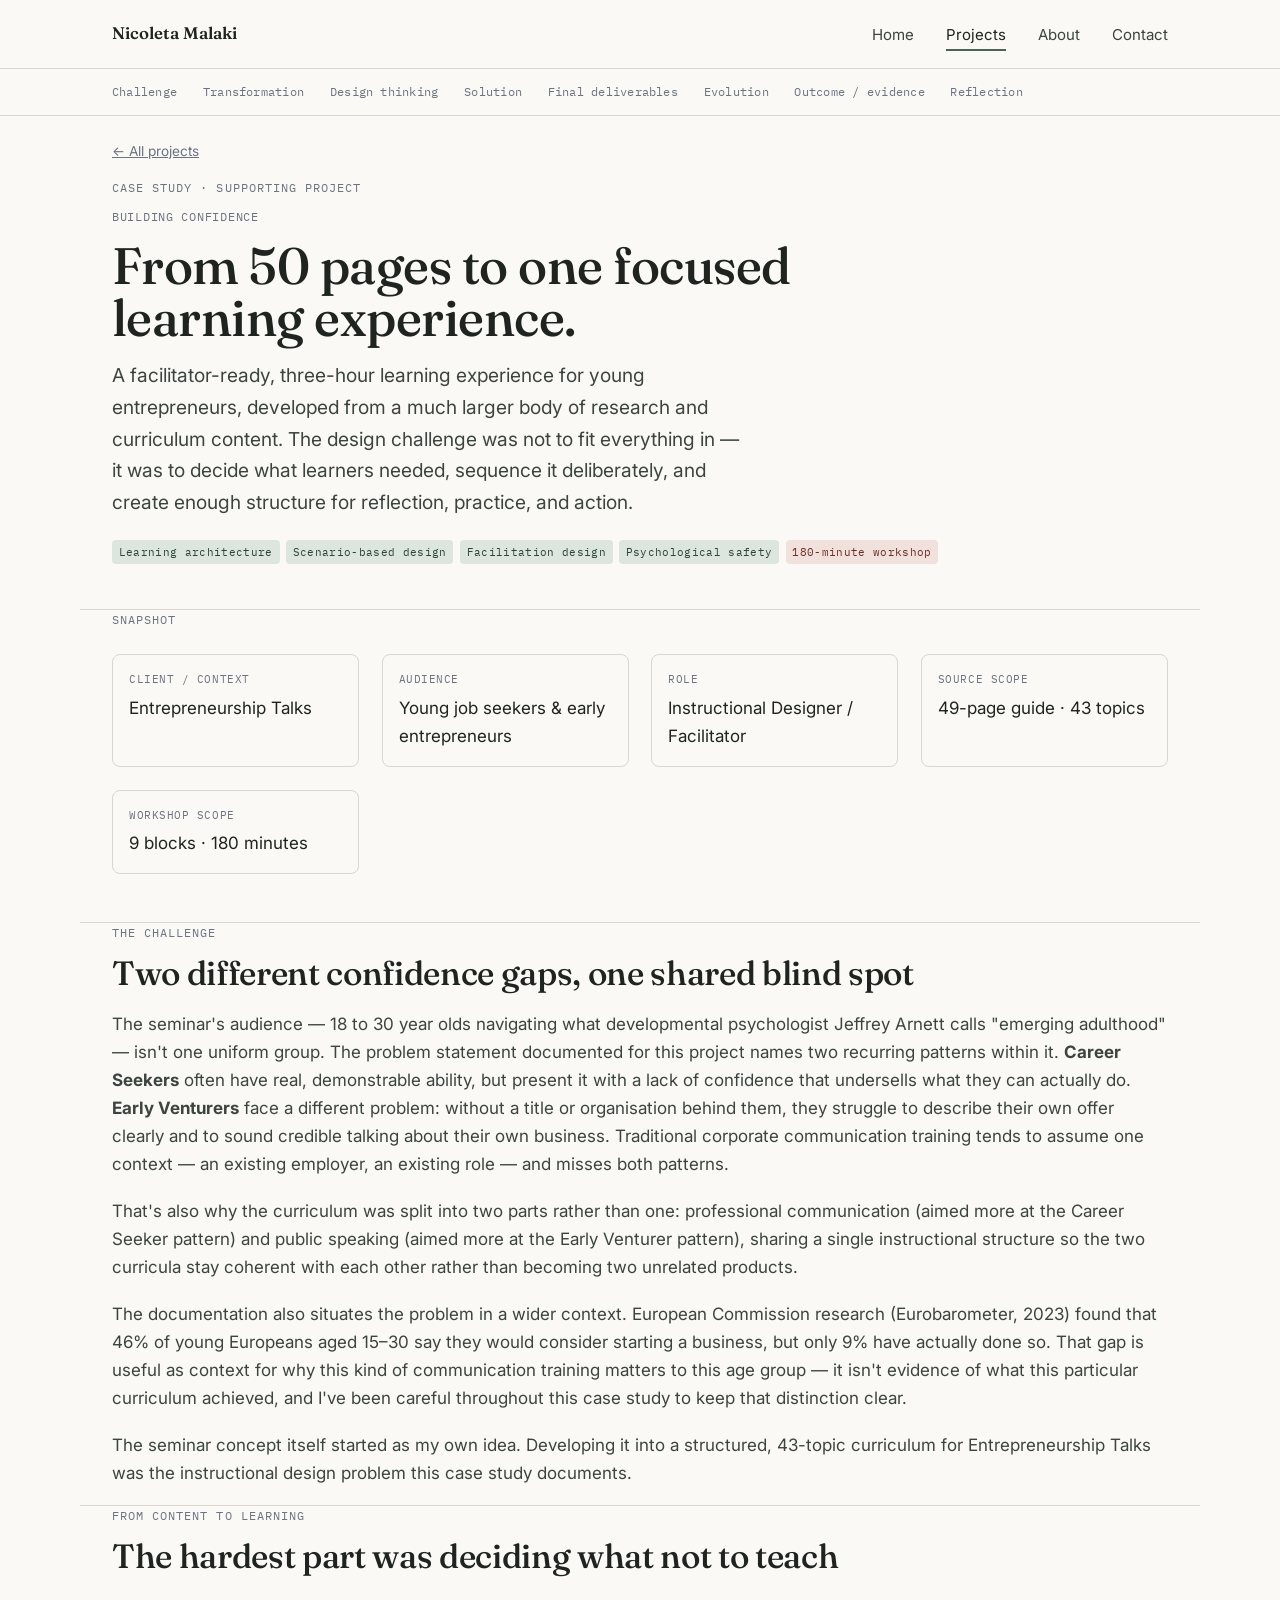
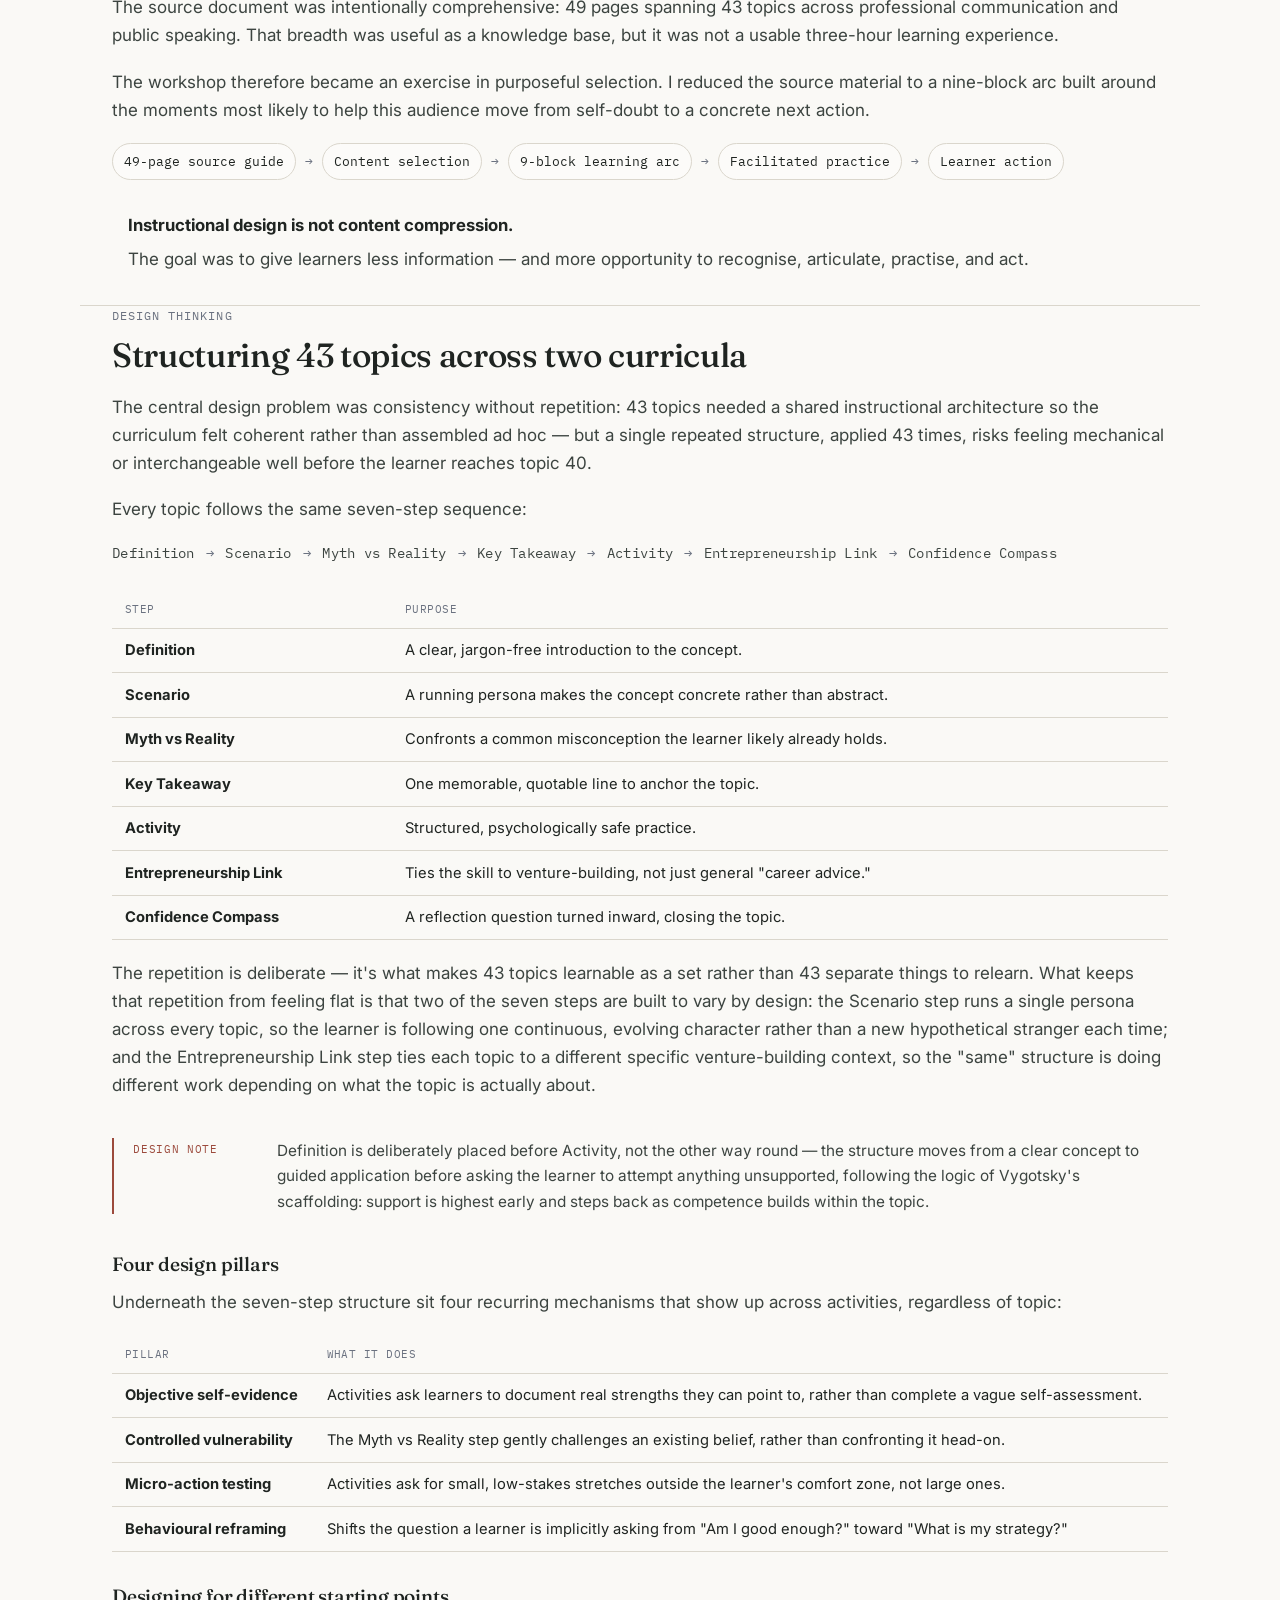
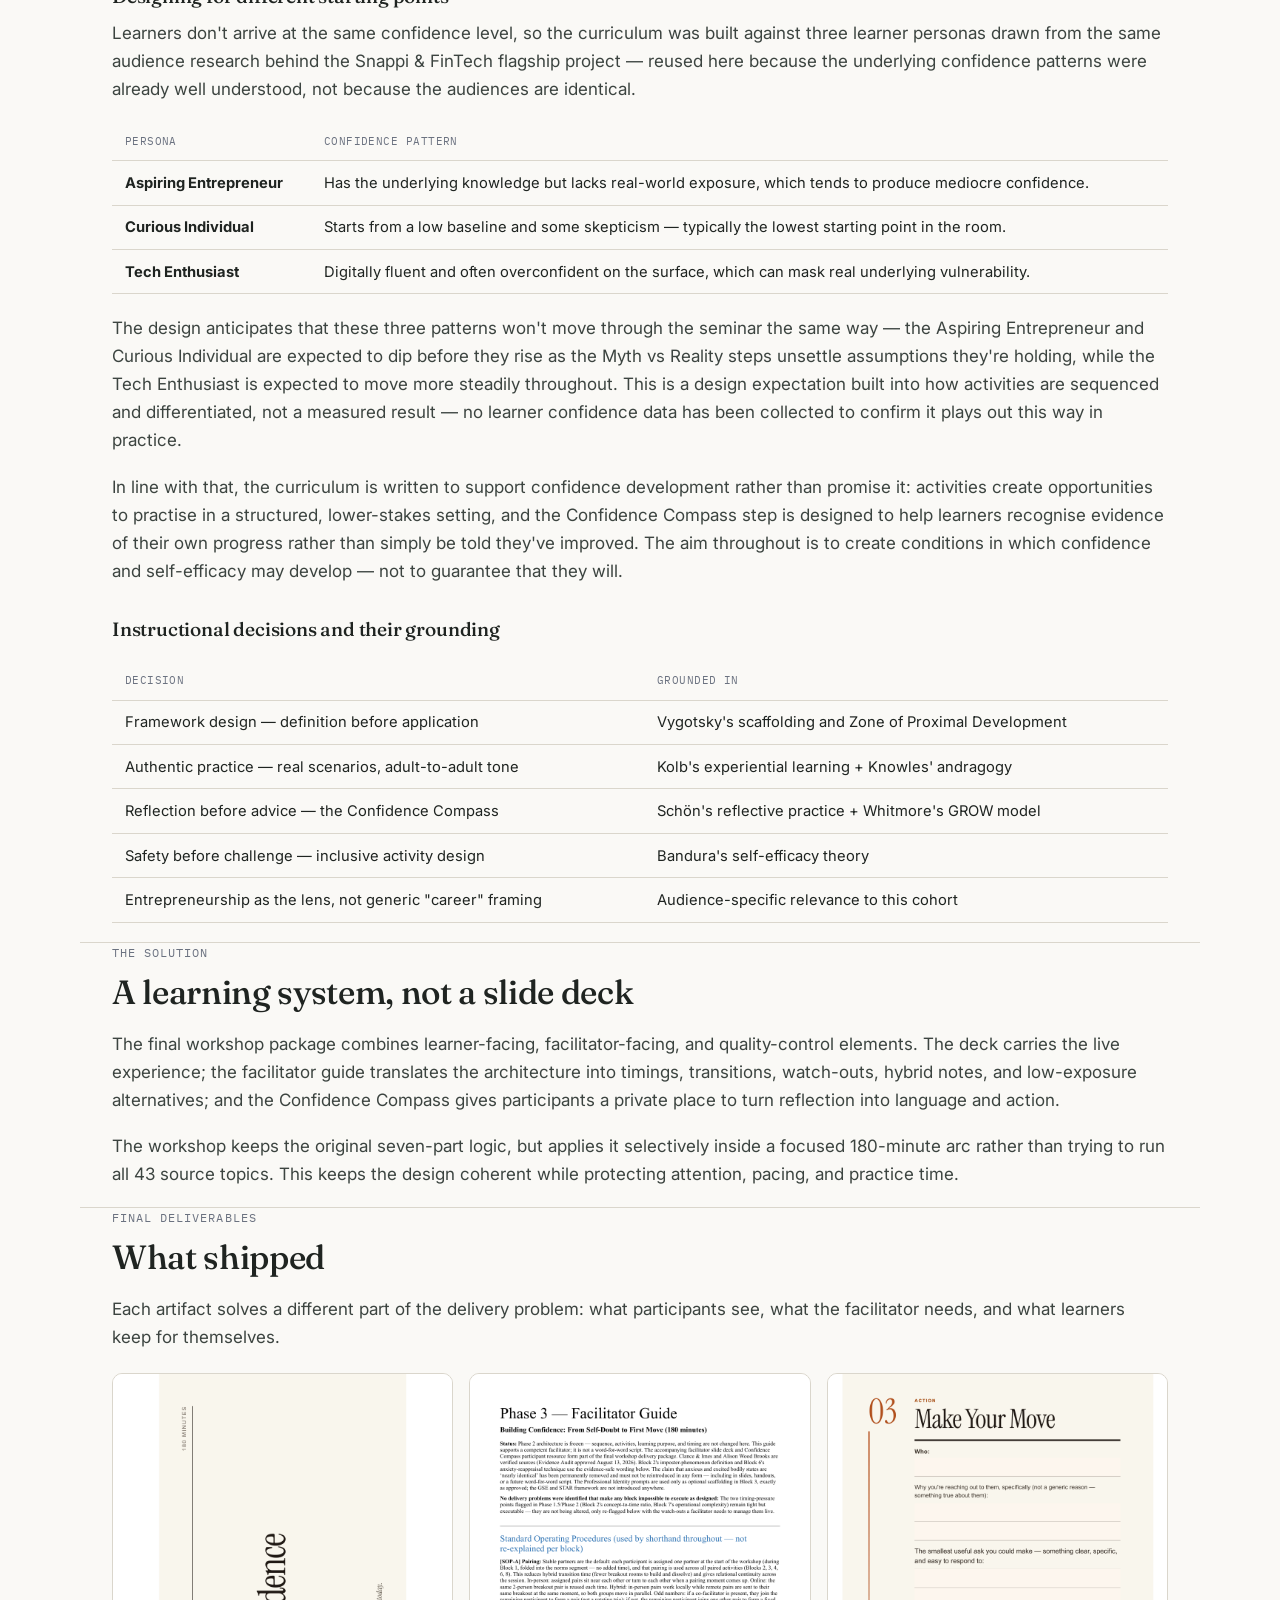
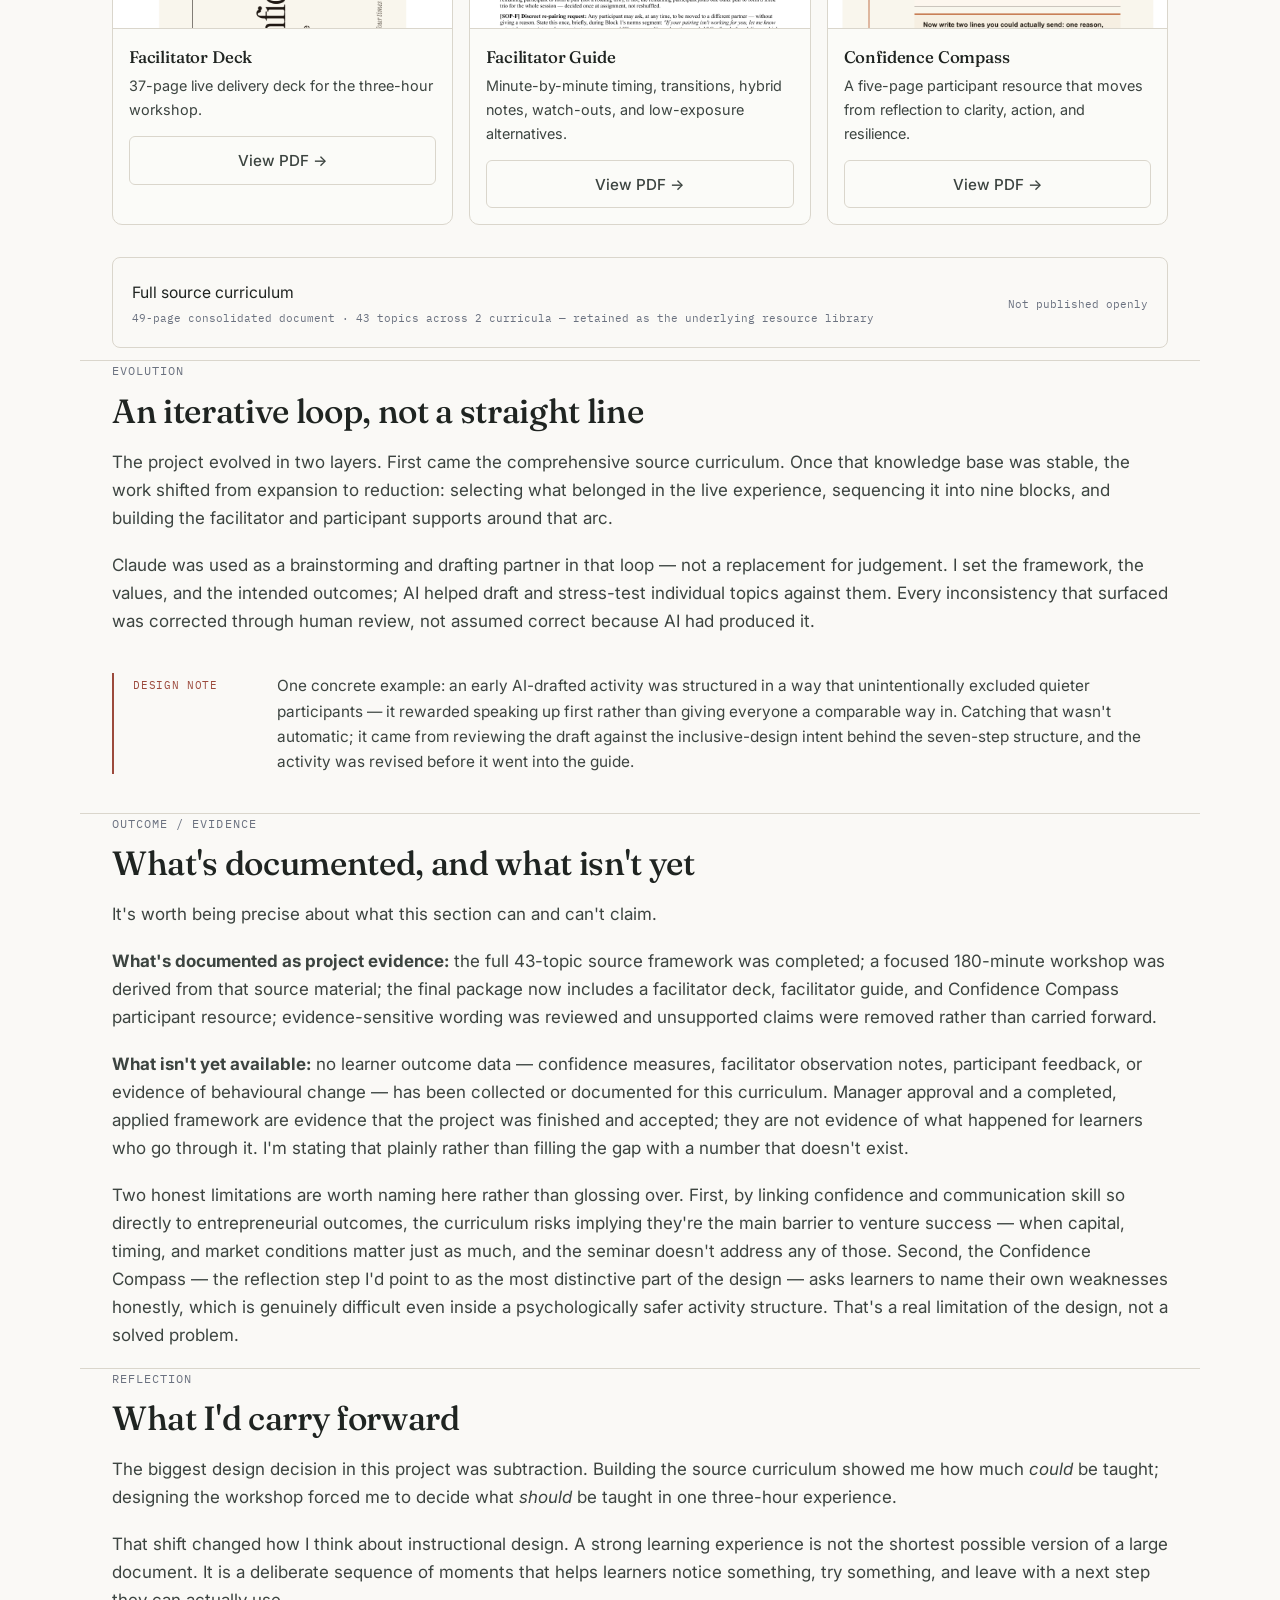
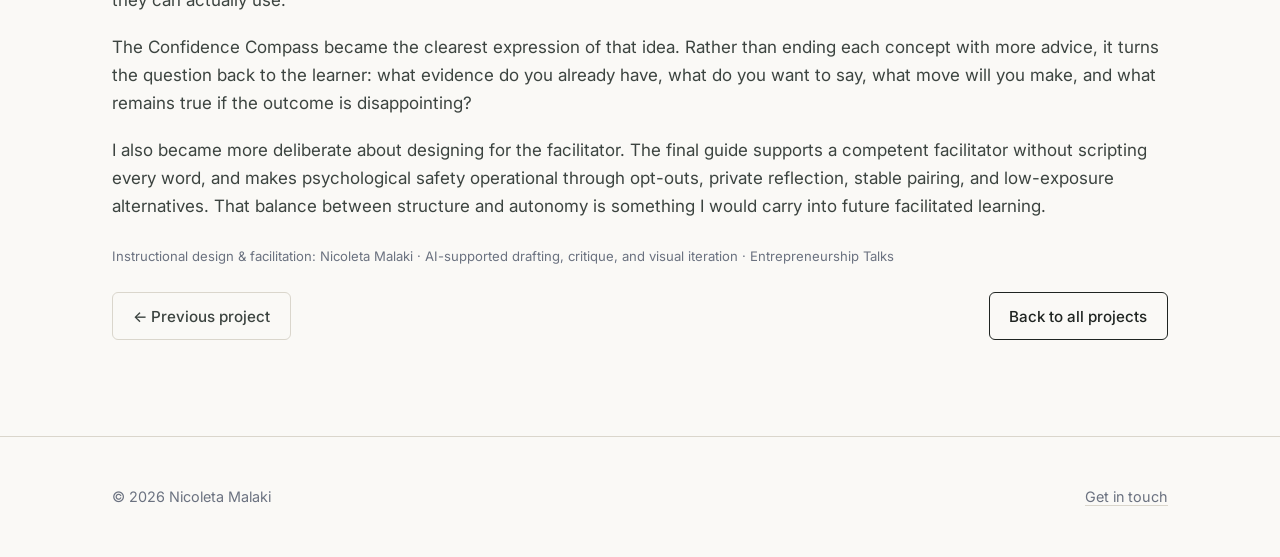
<file: case-studies/building-confidence.html>
<!DOCTYPE html>
<html lang="en">
<head>
<meta charset="UTF-8">
<meta name="viewport" content="width=device-width, initial-scale=1.0">
<title>Building Confidence Curriculum — Nicoleta Malaki</title>
<link rel="stylesheet" href="../styles.css">
<style>
  .subnav{position:sticky;top:68px;background:var(--paper);border-bottom:0.5px solid var(--line);z-index:40;overflow-x:auto;}
  .subnav .wrap{display:flex;gap:1.6rem;padding-top:.8rem;padding-bottom:.8rem;white-space:nowrap;}
  .subnav a{font-family:var(--font-mono);font-size:.76rem;text-decoration:none;color:var(--slate);letter-spacing:.02em;}
  .subnav a:hover{color:var(--ink);}
  .snapshot-grid{display:grid;grid-template-columns:repeat(4,1fr);gap:1.4rem;margin:1.6rem 0 3rem;}
  .snapshot-grid div{border:0.5px solid var(--line);border-radius:8px;padding:1rem;}
  .snapshot-grid .k{font-family:var(--font-mono);font-size:.68rem;color:var(--slate);text-transform:uppercase;letter-spacing:.05em;display:block;margin-bottom:.3rem;}
  @media(max-width:700px){.snapshot-grid{grid-template-columns:1fr 1fr;}}

  /* Ported from the other case studies so this page renders consistently —
     these components live in each page's local block, not the shared stylesheet. */
  .filter-table{width:100%;border-collapse:collapse;font-size:.92rem;margin:1.2rem 0;}
  .filter-table th,.filter-table td{text-align:left;padding:.6rem .8rem;border-bottom:0.5px solid var(--line);vertical-align:top;}
  .filter-table th{font-family:var(--font-mono);font-size:.7rem;text-transform:uppercase;letter-spacing:.04em;color:var(--slate);font-weight:400;}
  .table-wrap{overflow-x:auto;margin:1.2rem 0;}
  .table-wrap table{margin:0;min-width:420px;}

  .deliverable-card{border:0.5px solid var(--line);border-radius:8px;padding:1.2rem;display:flex;justify-content:space-between;align-items:center;gap:1rem;margin-bottom:.8rem;flex-wrap:wrap;}
  .deliverable-card .name{font-size:.98rem;}
  .deliverable-card .type{font-family:var(--font-mono);font-size:.7rem;color:var(--slate);display:block;margin-top:.2rem;}

  /* Restrained sequence component, matching the "My Learning Chain" pattern
     already established on the About page — same tokens, same visual language. */
  .sequence-row{display:flex;flex-wrap:wrap;align-items:center;gap:.5rem .7rem;font-family:var(--font-mono);font-size:.85rem;letter-spacing:.02em;color:var(--ink-soft);margin:1rem 0 1.6rem;}
  .sequence-row .arrow{color:var(--slate);}


  .project-kicker{font-family:var(--font-mono);font-size:.75rem;color:var(--slate);text-transform:uppercase;letter-spacing:.06em;margin:.2rem 0 .8rem;}
  .project-subtitle{font-size:clamp(1.7rem,4vw,3.4rem);line-height:1.02;max-width:820px;margin:.2rem 0 1rem;}
  .transformation-strip{display:flex;flex-wrap:wrap;gap:.55rem;align-items:center;margin:1.2rem 0 1.7rem;font-family:var(--font-mono);font-size:.8rem;}
  .transformation-strip .node{border:.5px solid var(--line);border-radius:999px;padding:.45rem .7rem;background:rgba(255,255,255,.28);}
  .transformation-strip .arrow{color:var(--slate);}
  .artifact-grid{display:grid;grid-template-columns:repeat(3,1fr);gap:1rem;margin:1.4rem 0 2rem;}
  .artifact-card{border:.5px solid var(--line);border-radius:10px;overflow:hidden;background:rgba(255,255,255,.24);}
  .artifact-card img{display:block;width:100%;aspect-ratio:4/3;object-fit:cover;object-position:top center;border-bottom:.5px solid var(--line);}
  .artifact-card .body{padding:1rem;}
  .artifact-card h3{margin:.1rem 0 .35rem;font-size:1.05rem;}
  .artifact-card p{font-size:.9rem;color:var(--ink-soft);margin:.3rem 0 .9rem;}
  .artifact-card .btn{width:100%;justify-content:center;}
  .callout-hero{border-left:3px solid var(--accent);padding:.2rem 0 .2rem 1rem;margin:1.3rem 0 1.8rem;}
  .callout-hero strong{font-size:1.05rem;}
  @media(max-width:800px){.artifact-grid{grid-template-columns:1fr;}.artifact-card img{aspect-ratio:16/10;}}

  .sr-only{position:absolute;width:1px;height:1px;padding:0;margin:-1px;overflow:hidden;clip:rect(0,0,0,0);white-space:nowrap;border:0;}
</style>
</head>
<body>
<a class="skip-link" href="#main">Skip to content</a>

<nav class="site-nav" aria-label="Primary">
  <div class="wrap">
    <a class="brand" href="../index.html">Nicoleta Malaki</a>
    <button class="nav-toggle" aria-expanded="false" aria-controls="nav-links">Menu</button>
    <ul class="nav-links" id="nav-links">
      <li><a href="../index.html">Home</a></li>
      <li><a href="../projects.html" aria-current="page">Projects</a></li>
      <li><a href="../about.html">About</a></li>
      <li><a href="../contact.html">Contact</a></li>
    </ul>
  </div>
</nav>

<div class="subnav" aria-label="Case study sections">
  <div class="wrap">
    <a href="#challenge">Challenge</a>
    <a href="#transformation">Transformation</a>
    <a href="#thinking">Design thinking</a>
    <a href="#solution">Solution</a>
    <a href="#deliverables">Final deliverables</a>
    <a href="#evolution">Evolution</a>
    <a href="#outcome">Outcome / evidence</a>
    <a href="#reflection">Reflection</a>
  </div>
</div>

<main id="main">

  <p class="wrap" style="font-size:.85rem;color:var(--slate);padding-top:1.5rem;">
    <a href="../projects.html" style="text-decoration:underline;">← All projects</a>
  </p>

  
  <section class="wrap" style="padding-top:1rem;padding-bottom:2rem;">
    <span class="eyebrow">Case study · Supporting project</span>
    <p class="project-kicker">Building Confidence</p>
    <h1 class="project-subtitle">From 50 pages to one focused learning experience.</h1>
    <p class="lede">A facilitator-ready, three-hour learning experience for young entrepreneurs, developed from a much larger body of research and curriculum content. The design challenge was not to fit everything in — it was to decide what learners needed, sequence it deliberately, and create enough structure for reflection, practice, and action.</p>
    <div class="tags-row">
      <span class="tag tag-skill">Learning architecture</span>
      <span class="tag tag-skill">Scenario-based design</span>
      <span class="tag tag-skill">Facilitation design</span>
      <span class="tag tag-skill">Psychological safety</span>
      <span class="tag tag-modality">180-minute workshop</span>
    </div>
  </section>


  <section class="wrap section-border" style="padding-bottom:0;">
    <span class="eyebrow">Snapshot</span>
    <h2 class="sr-only">Project snapshot</h2>
    
    <div class="snapshot-grid">
      <div><span class="k">Client / context</span>Entrepreneurship Talks</div>
      <div><span class="k">Audience</span>Young job seekers &amp; early entrepreneurs</div>
      <div><span class="k">Role</span>Instructional Designer / Facilitator</div>
      <div><span class="k">Source scope</span>49-page guide · 43 topics</div>
      <div><span class="k">Workshop scope</span>9 blocks · 180 minutes</div>
    </div>
  </section>

  <!-- CHALLENGE -->
  <section class="wrap section-border" id="challenge">
    <span class="eyebrow">The challenge</span>
    <h2>Two different confidence gaps, one shared blind spot</h2>
    <p>The seminar's audience — 18 to 30 year olds navigating what developmental psychologist Jeffrey Arnett calls "emerging adulthood" — isn't one uniform group. The problem statement documented for this project names two recurring patterns within it. <strong>Career Seekers</strong> often have real, demonstrable ability, but present it with a lack of confidence that undersells what they can actually do. <strong>Early Venturers</strong> face a different problem: without a title or organisation behind them, they struggle to describe their own offer clearly and to sound credible talking about their own business. Traditional corporate communication training tends to assume one context — an existing employer, an existing role — and misses both patterns.</p>
    <p>That's also why the curriculum was split into two parts rather than one: professional communication (aimed more at the Career Seeker pattern) and public speaking (aimed more at the Early Venturer pattern), sharing a single instructional structure so the two curricula stay coherent with each other rather than becoming two unrelated products.</p>
    <p>The documentation also situates the problem in a wider context. European Commission research (Eurobarometer, 2023) found that 46% of young Europeans aged 15–30 say they would consider starting a business, but only 9% have actually done so. That gap is useful as context for why this kind of communication training matters to this age group — it isn't evidence of what this particular curriculum achieved, and I've been careful throughout this case study to keep that distinction clear.</p>
    <p>The seminar concept itself started as my own idea. Developing it into a structured, 43-topic curriculum for Entrepreneurship Talks was the instructional design problem this case study documents.</p>
  </section>


  <section class="wrap section-border" id="transformation">
    <span class="eyebrow">From content to learning</span>
    <h2>The hardest part was deciding what not to teach</h2>
    <p>The source document was intentionally comprehensive: 49 pages spanning 43 topics across professional communication and public speaking. That breadth was useful as a knowledge base, but it was not a usable three-hour learning experience.</p>
    <p>The workshop therefore became an exercise in purposeful selection. I reduced the source material to a nine-block arc built around the moments most likely to help this audience move from self-doubt to a concrete next action.</p>

    <div class="transformation-strip" role="img" aria-label="Source guide to selection to learning architecture to facilitation to learner action.">
      <span class="node">49-page source guide</span><span class="arrow">→</span>
      <span class="node">Content selection</span><span class="arrow">→</span>
      <span class="node">9-block learning arc</span><span class="arrow">→</span>
      <span class="node">Facilitated practice</span><span class="arrow">→</span>
      <span class="node">Learner action</span>
    </div>

    <div class="callout-hero">
      <strong>Instructional design is not content compression.</strong>
      <p style="margin:.35rem 0 0;">The goal was to give learners less information — and more opportunity to recognise, articulate, practise, and act.</p>
    </div>
  </section>

  <!-- DESIGN THINKING -->
  <section class="wrap section-border" id="thinking">
    <span class="eyebrow">Design thinking</span>
    <h2>Structuring 43 topics across two curricula</h2>
    <p>The central design problem was consistency without repetition: 43 topics needed a shared instructional architecture so the curriculum felt coherent rather than assembled ad hoc — but a single repeated structure, applied 43 times, risks feeling mechanical or interchangeable well before the learner reaches topic 40.</p>
    <p>Every topic follows the same seven-step sequence:</p>

    <div class="sequence-row" role="img" aria-label="The seven-part topic structure: Definition, then Scenario, then Myth versus Reality, then Key Takeaway, then Activity, then Entrepreneurship Link, then Confidence Compass.">
      <span>Definition</span><span class="arrow">→</span>
      <span>Scenario</span><span class="arrow">→</span>
      <span>Myth vs Reality</span><span class="arrow">→</span>
      <span>Key Takeaway</span><span class="arrow">→</span>
      <span>Activity</span><span class="arrow">→</span>
      <span>Entrepreneurship Link</span><span class="arrow">→</span>
      <span>Confidence Compass</span>
    </div>

    <div class="table-wrap">
      <table class="filter-table">
        <tr><th>Step</th><th>Purpose</th></tr>
        <tr><td><strong>Definition</strong></td><td>A clear, jargon-free introduction to the concept.</td></tr>
        <tr><td><strong>Scenario</strong></td><td>A running persona makes the concept concrete rather than abstract.</td></tr>
        <tr><td><strong>Myth vs Reality</strong></td><td>Confronts a common misconception the learner likely already holds.</td></tr>
        <tr><td><strong>Key Takeaway</strong></td><td>One memorable, quotable line to anchor the topic.</td></tr>
        <tr><td><strong>Activity</strong></td><td>Structured, psychologically safe practice.</td></tr>
        <tr><td><strong>Entrepreneurship Link</strong></td><td>Ties the skill to venture-building, not just general "career advice."</td></tr>
        <tr><td><strong>Confidence Compass</strong></td><td>A reflection question turned inward, closing the topic.</td></tr>
      </table>
    </div>

    <p>The repetition is deliberate — it's what makes 43 topics learnable as a set rather than 43 separate things to relearn. What keeps that repetition from feeling flat is that two of the seven steps are built to vary by design: the Scenario step runs a single persona across every topic, so the learner is following one continuous, evolving character rather than a new hypothetical stranger each time; and the Entrepreneurship Link step ties each topic to a different specific venture-building context, so the "same" structure is doing different work depending on what the topic is actually about.</p>

    <div class="design-note">
      <span class="label">Design note</span>
      <p>Definition is deliberately placed before Activity, not the other way round — the structure moves from a clear concept to guided application before asking the learner to attempt anything unsupported, following the logic of Vygotsky's scaffolding: support is highest early and steps back as competence builds within the topic.</p>
    </div>

    <h3 style="margin-top:2rem;">Four design pillars</h3>
    <p>Underneath the seven-step structure sit four recurring mechanisms that show up across activities, regardless of topic:</p>

    <div class="table-wrap">
      <table class="filter-table">
        <tr><th>Pillar</th><th>What it does</th></tr>
        <tr><td><strong>Objective self-evidence</strong></td><td>Activities ask learners to document real strengths they can point to, rather than complete a vague self-assessment.</td></tr>
        <tr><td><strong>Controlled vulnerability</strong></td><td>The Myth vs Reality step gently challenges an existing belief, rather than confronting it head-on.</td></tr>
        <tr><td><strong>Micro-action testing</strong></td><td>Activities ask for small, low-stakes stretches outside the learner's comfort zone, not large ones.</td></tr>
        <tr><td><strong>Behavioural reframing</strong></td><td>Shifts the question a learner is implicitly asking from "Am I good enough?" toward "What is my strategy?"</td></tr>
      </table>
    </div>

    <h3 style="margin-top:2rem;">Designing for different starting points</h3>
    <p>Learners don't arrive at the same confidence level, so the curriculum was built against three learner personas drawn from the same audience research behind the Snappi &amp; FinTech flagship project — reused here because the underlying confidence patterns were already well understood, not because the audiences are identical.</p>

    <div class="table-wrap">
      <table class="filter-table">
        <tr><th>Persona</th><th>Confidence pattern</th></tr>
        <tr><td><strong>Aspiring Entrepreneur</strong></td><td>Has the underlying knowledge but lacks real-world exposure, which tends to produce mediocre confidence.</td></tr>
        <tr><td><strong>Curious Individual</strong></td><td>Starts from a low baseline and some skepticism — typically the lowest starting point in the room.</td></tr>
        <tr><td><strong>Tech Enthusiast</strong></td><td>Digitally fluent and often overconfident on the surface, which can mask real underlying vulnerability.</td></tr>
      </table>
    </div>

    <p>The design anticipates that these three patterns won't move through the seminar the same way — the Aspiring Entrepreneur and Curious Individual are expected to dip before they rise as the Myth vs Reality steps unsettle assumptions they're holding, while the Tech Enthusiast is expected to move more steadily throughout. This is a design expectation built into how activities are sequenced and differentiated, not a measured result — no learner confidence data has been collected to confirm it plays out this way in practice.</p>
    <p>In line with that, the curriculum is written to support confidence development rather than promise it: activities create opportunities to practise in a structured, lower-stakes setting, and the Confidence Compass step is designed to help learners recognise evidence of their own progress rather than simply be told they've improved. The aim throughout is to create conditions in which confidence and self-efficacy may develop — not to guarantee that they will.</p>

    <h3 style="margin-top:2rem;">Instructional decisions and their grounding</h3>
    <div class="table-wrap">
      <table class="filter-table">
        <tr><th>Decision</th><th>Grounded in</th></tr>
        <tr><td>Framework design — definition before application</td><td>Vygotsky's scaffolding and Zone of Proximal Development</td></tr>
        <tr><td>Authentic practice — real scenarios, adult-to-adult tone</td><td>Kolb's experiential learning + Knowles' andragogy</td></tr>
        <tr><td>Reflection before advice — the Confidence Compass</td><td>Schön's reflective practice + Whitmore's GROW model</td></tr>
        <tr><td>Safety before challenge — inclusive activity design</td><td>Bandura's self-efficacy theory</td></tr>
        <tr><td>Entrepreneurship as the lens, not generic "career" framing</td><td>Audience-specific relevance to this cohort</td></tr>
      </table>
    </div>
  </section>


  <!-- SOLUTION -->
  <section class="wrap section-border" id="solution">
    <span class="eyebrow">The solution</span>
    <h2>A learning system, not a slide deck</h2>
    <p>The final workshop package combines learner-facing, facilitator-facing, and quality-control elements. The deck carries the live experience; the facilitator guide translates the architecture into timings, transitions, watch-outs, hybrid notes, and low-exposure alternatives; and the Confidence Compass gives participants a private place to turn reflection into language and action.</p>
    <p>The workshop keeps the original seven-part logic, but applies it selectively inside a focused 180-minute arc rather than trying to run all 43 source topics. This keeps the design coherent while protecting attention, pacing, and practice time.</p>
  </section>



  <!-- DELIVERABLES -->
  <section class="wrap section-border" id="deliverables">
    <span class="eyebrow">Final deliverables</span>
    <h2>What shipped</h2>
    <p>Each artifact solves a different part of the delivery problem: what participants see, what the facilitator needs, and what learners keep for themselves.</p>

    <div class="artifact-grid">
      <article class="artifact-card">
        <img src="assets/facilitator-deck-preview.png" alt="Preview of the Building Confidence facilitator deck cover">
        <div class="body">
          <h3>Facilitator Deck</h3>
          <p>37-page live delivery deck for the three-hour workshop.</p>
          <a class="btn btn-quiet" href="files/Facilitator Deck.pdf" target="_blank" rel="noopener">View PDF →</a>
        </div>
      </article>

      <article class="artifact-card">
        <img src="assets/facilitator-guide-preview.png" alt="Preview of the Building Confidence facilitator guide">
        <div class="body">
          <h3>Facilitator Guide</h3>
          <p>Minute-by-minute timing, transitions, hybrid notes, watch-outs, and low-exposure alternatives.</p>
          <a class="btn btn-quiet" href="files/Facilitator_Guide_FINAL.pdf" target="_blank" rel="noopener">View PDF →</a>
        </div>
      </article>

      <article class="artifact-card">
        <img src="assets/confidence-compass-preview.png" alt="Preview of the Make Your Move page from the Confidence Compass">
        <div class="body">
          <h3>Confidence Compass</h3>
          <p>A five-page participant resource that moves from reflection to clarity, action, and resilience.</p>
          <a class="btn btn-quiet" href="files/Confidence Compass.pdf" target="_blank" rel="noopener">View PDF →</a>
        </div>
      </article>
    </div>

    <div class="deliverable-card">
      <div><span class="name">Full source curriculum</span><span class="type">49-page consolidated document · 43 topics across 2 curricula — retained as the underlying resource library</span></div>
      <span class="type">Not published openly</span>
    </div>
  </section>


  <!-- EVOLUTION -->
  <section class="wrap section-border" id="evolution">
    <span class="eyebrow">Evolution</span>
    <h2>An iterative loop, not a straight line</h2>
    <p>The project evolved in two layers. First came the comprehensive source curriculum. Once that knowledge base was stable, the work shifted from expansion to reduction: selecting what belonged in the live experience, sequencing it into nine blocks, and building the facilitator and participant supports around that arc.</p>
    <p>Claude was used as a brainstorming and drafting partner in that loop — not a replacement for judgement. I set the framework, the values, and the intended outcomes; AI helped draft and stress-test individual topics against them. Every inconsistency that surfaced was corrected through human review, not assumed correct because AI had produced it.</p>

    <div class="design-note">
      <span class="label">Design note</span>
      <p>One concrete example: an early AI-drafted activity was structured in a way that unintentionally excluded quieter participants — it rewarded speaking up first rather than giving everyone a comparable way in. Catching that wasn't automatic; it came from reviewing the draft against the inclusive-design intent behind the seven-step structure, and the activity was revised before it went into the guide.</p>
    </div>
  </section>

  <!-- OUTCOME / EVIDENCE -->
  <section class="wrap section-border" id="outcome">
    <span class="eyebrow">Outcome / evidence</span>
    <h2>What's documented, and what isn't yet</h2>
    <p>It's worth being precise about what this section can and can't claim.</p>
    <p><strong>What's documented as project evidence:</strong> the full 43-topic source framework was completed; a focused 180-minute workshop was derived from that source material; the final package now includes a facilitator deck, facilitator guide, and Confidence Compass participant resource; evidence-sensitive wording was reviewed and unsupported claims were removed rather than carried forward.</p>
    <p><strong>What isn't yet available:</strong> no learner outcome data — confidence measures, facilitator observation notes, participant feedback, or evidence of behavioural change — has been collected or documented for this curriculum. Manager approval and a completed, applied framework are evidence that the project was finished and accepted; they are not evidence of what happened for learners who go through it. I'm stating that plainly rather than filling the gap with a number that doesn't exist.</p>
    <p>Two honest limitations are worth naming here rather than glossing over. First, by linking confidence and communication skill so directly to entrepreneurial outcomes, the curriculum risks implying they're the main barrier to venture success — when capital, timing, and market conditions matter just as much, and the seminar doesn't address any of those. Second, the Confidence Compass — the reflection step I'd point to as the most distinctive part of the design — asks learners to name their own weaknesses honestly, which is genuinely difficult even inside a psychologically safer activity structure. That's a real limitation of the design, not a solved problem.</p>
  </section>


  <!-- REFLECTION -->
  <section class="wrap section-border" id="reflection">
    <span class="eyebrow">Reflection</span>
    <h2>What I'd carry forward</h2>
    <p>The biggest design decision in this project was subtraction. Building the source curriculum showed me how much <em>could</em> be taught; designing the workshop forced me to decide what <em>should</em> be taught in one three-hour experience.</p>
    <p>That shift changed how I think about instructional design. A strong learning experience is not the shortest possible version of a large document. It is a deliberate sequence of moments that helps learners notice something, try something, and leave with a next step they can actually use.</p>
    <p>The Confidence Compass became the clearest expression of that idea. Rather than ending each concept with more advice, it turns the question back to the learner: what evidence do you already have, what do you want to say, what move will you make, and what remains true if the outcome is disappointing?</p>
    <p>I also became more deliberate about designing for the facilitator. The final guide supports a competent facilitator without scripting every word, and makes psychological safety operational through opt-outs, private reflection, stable pairing, and low-exposure alternatives. That balance between structure and autonomy is something I would carry into future facilitated learning.</p>
  </section>


  <p class="wrap" style="font-size:.82rem;color:var(--slate);padding-top:.5rem;">Instructional design &amp; facilitation: Nicoleta Malaki · AI-supported drafting, critique, and visual iteration · Entrepreneurship Talks</p>

  <section class="wrap" style="display:flex;justify-content:space-between;align-items:center;padding-top:1.5rem;flex-wrap:wrap;gap:1rem;">
    <a class="btn btn-quiet" href="ai-reflection-coach.html">← Previous project</a>
    <a class="btn" href="../projects.html">Back to all projects</a>
  </section>

</main>

<footer class="site-footer">
  <div class="wrap">
    <p>© 2026 Nicoleta Malaki</p>
    <p><a href="../contact.html">Get in touch</a></p>
  </div>
</footer>

<script src="../script.js"></script>
</body>
</html>
</file>
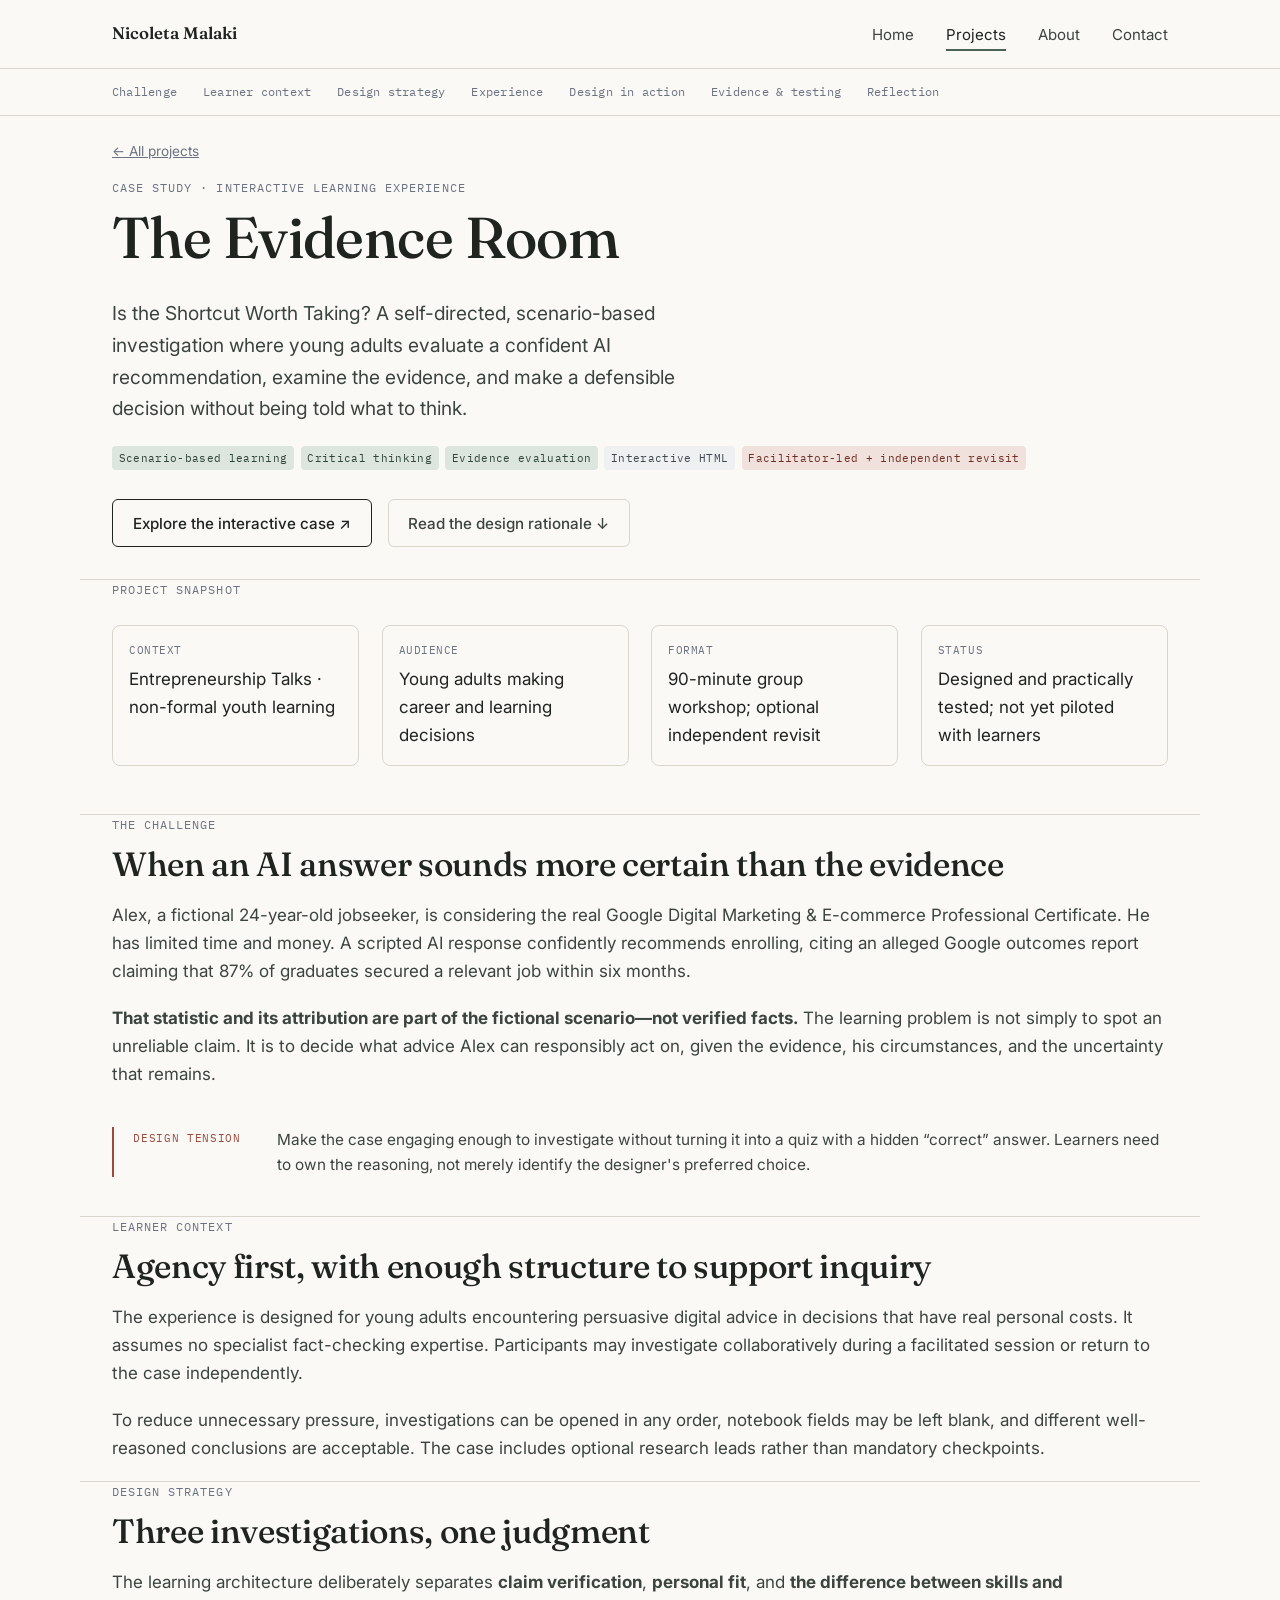
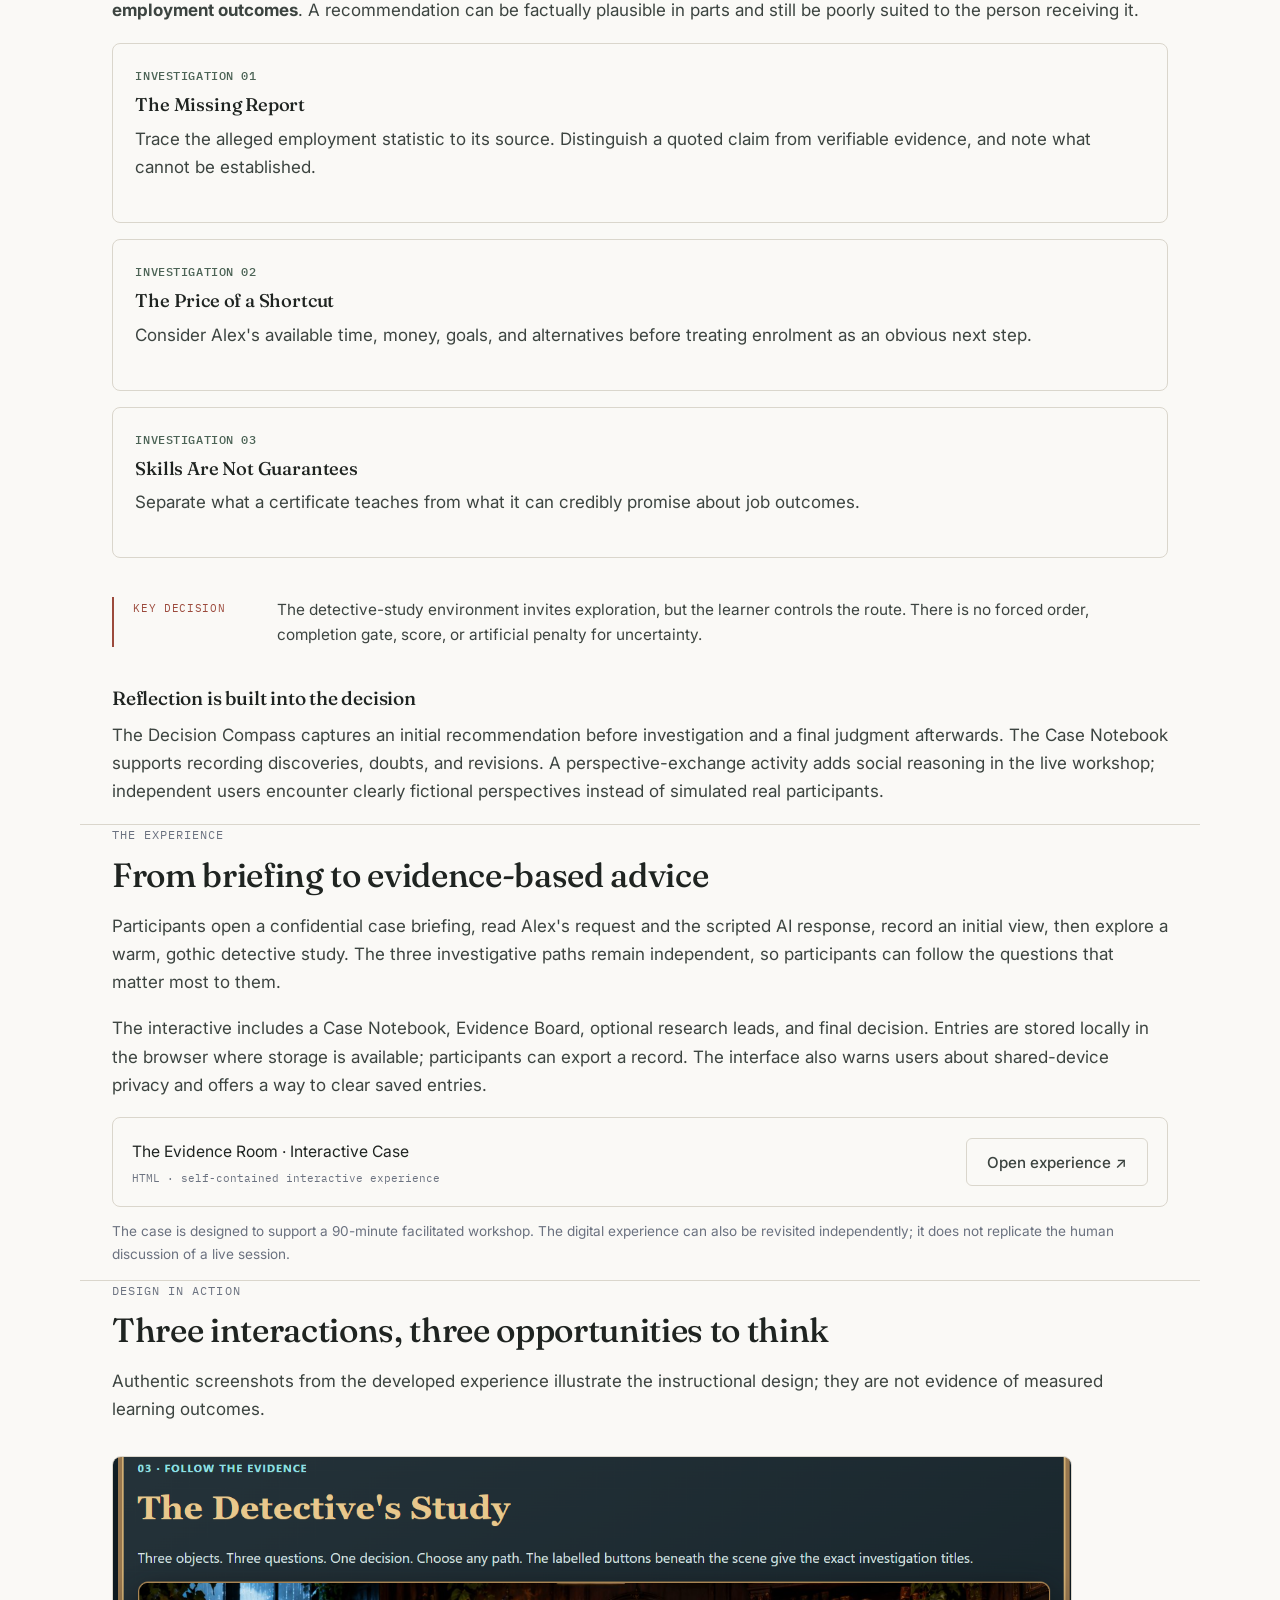
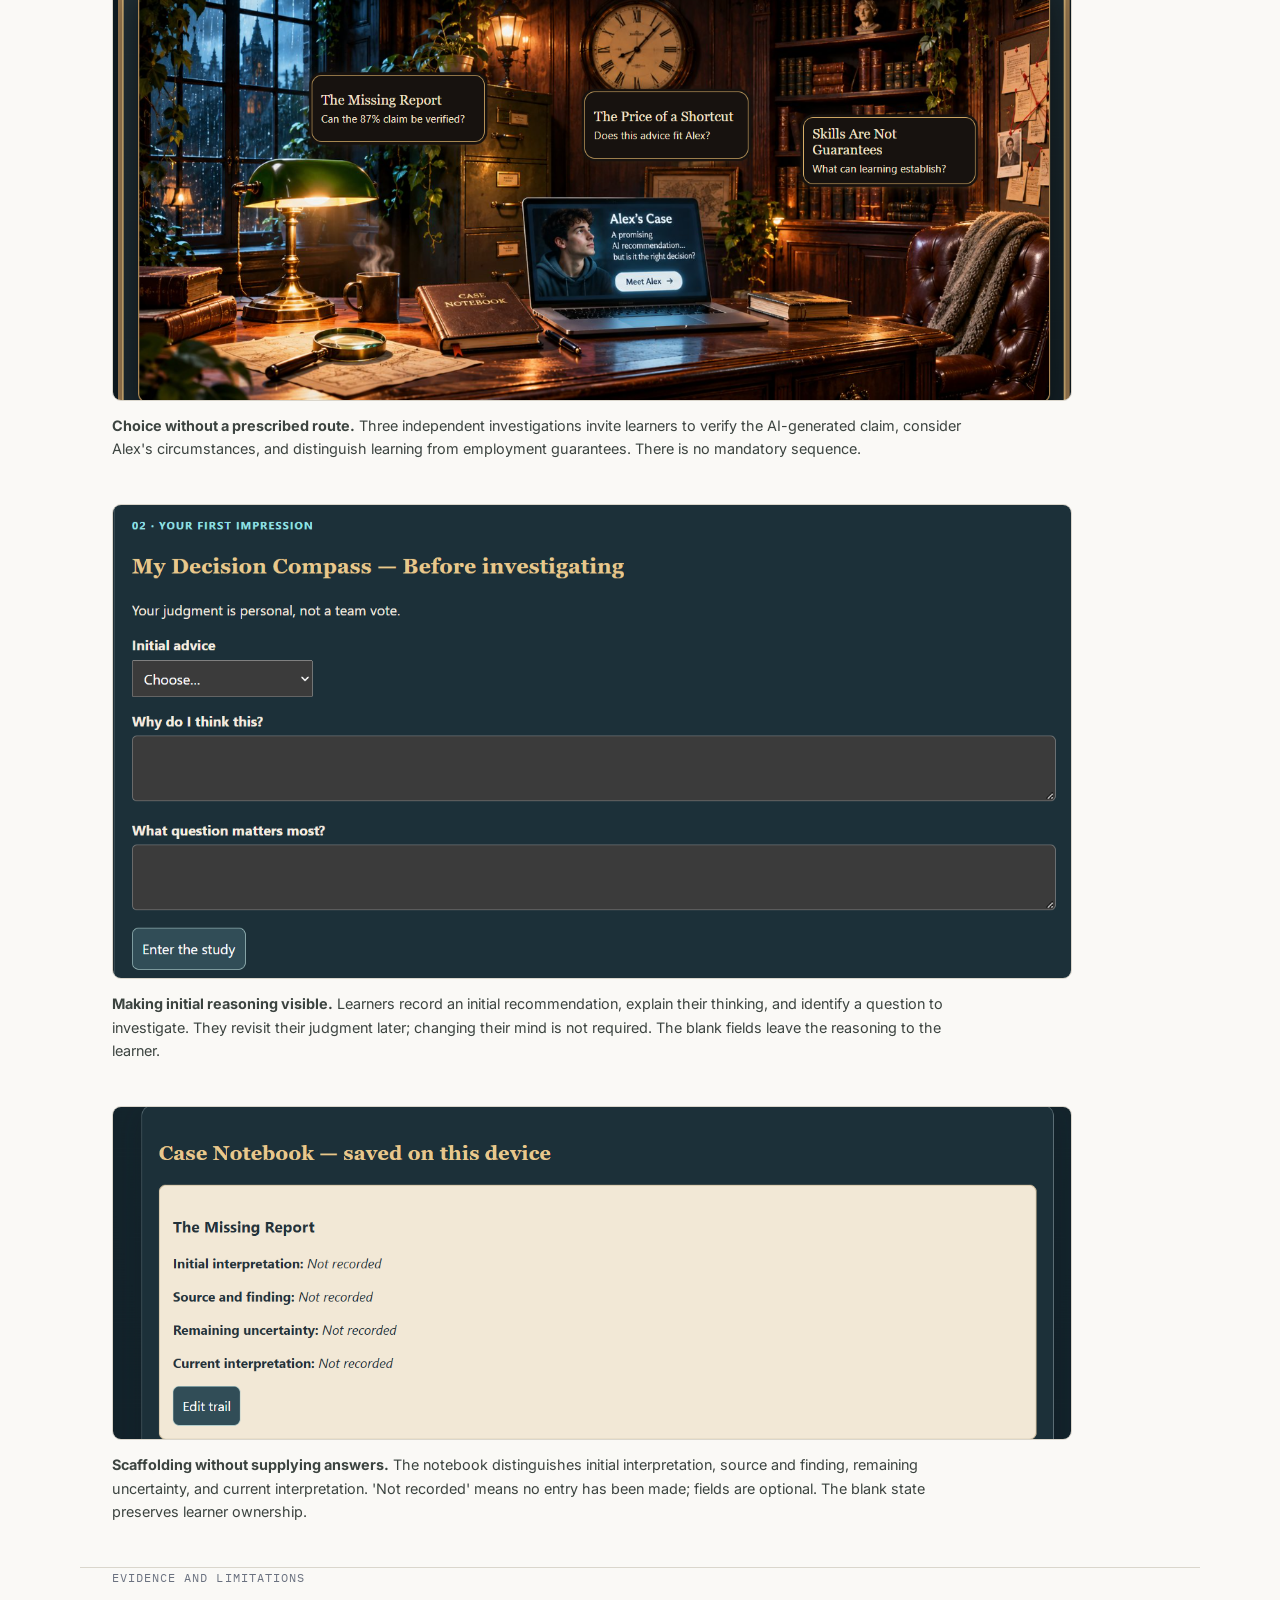
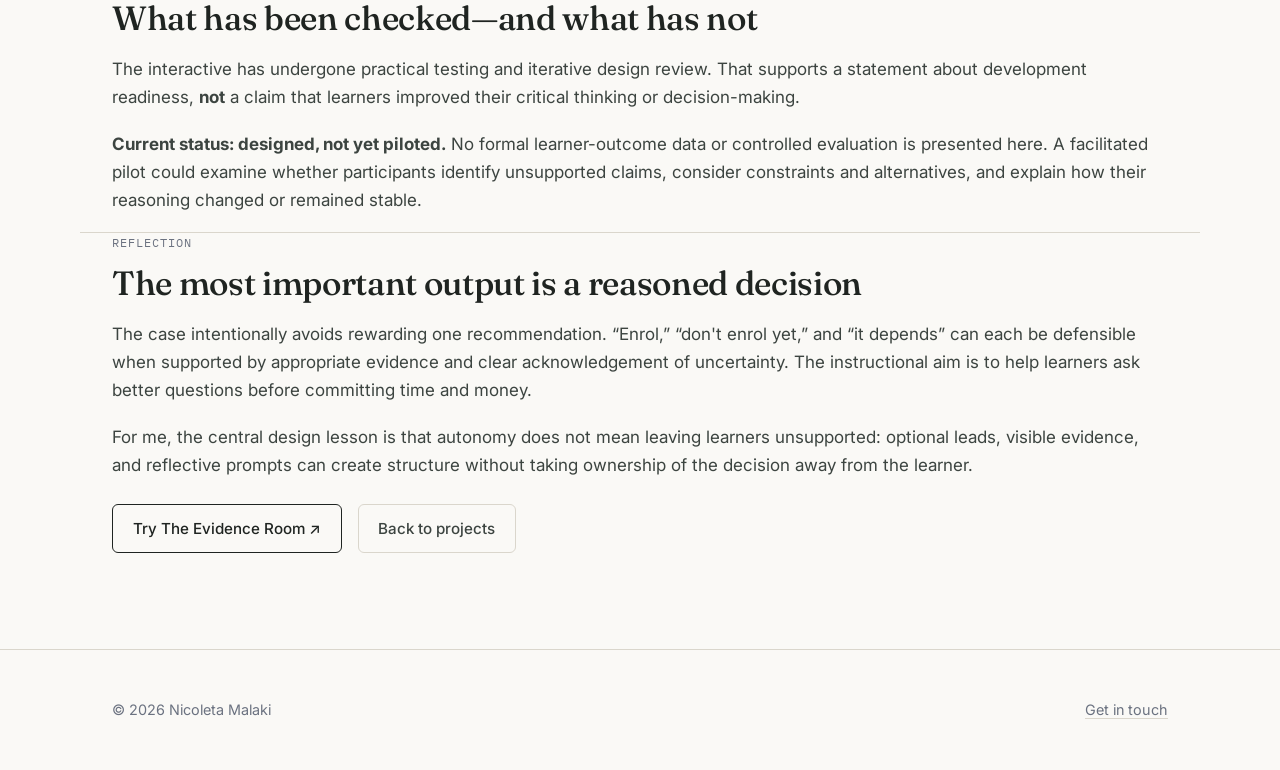
<file: case-studies/evidence-room.html>
<!DOCTYPE html>
<html lang="en">
<head>
<meta charset="UTF-8">
<meta name="viewport" content="width=device-width, initial-scale=1.0">
<title>The Evidence Room — Nicoleta Malaki</title>
<link rel="stylesheet" href="../styles.css">
<style>
  .subnav{position:sticky;top:68px;background:var(--paper);border-bottom:0.5px solid var(--line);z-index:40;overflow-x:auto;}
  .subnav .wrap{display:flex;gap:1.6rem;padding-top:.8rem;padding-bottom:.8rem;white-space:nowrap;}
  .subnav a{font-family:var(--font-mono);font-size:.76rem;text-decoration:none;color:var(--slate);letter-spacing:.02em;}
  .subnav a:hover{color:var(--ink);}
  .part-block{border-left:2px solid var(--moss);padding-left:1.6rem;margin:1.6rem 0;}
  .snapshot-grid{display:grid;grid-template-columns:repeat(4,1fr);gap:1.4rem;margin:1.6rem 0 3rem;}
  .snapshot-grid div{border:0.5px solid var(--line);border-radius:8px;padding:1rem;}
  .snapshot-grid .k{font-family:var(--font-mono);font-size:.68rem;color:var(--slate);text-transform:uppercase;letter-spacing:.05em;display:block;margin-bottom:.3rem;}
  @media(max-width:700px){.snapshot-grid{grid-template-columns:1fr 1fr;}}
  .phase-card{border:0.5px solid var(--line);border-radius:8px;padding:1.4rem;margin-bottom:1rem;}
  .phase-card h3{font-size:1.15rem;margin-bottom:.4rem;}
  .shot-grid{display:grid;grid-template-columns:1fr 1fr;gap:1.2rem;margin:1.6rem 0;}
  .shot-grid figure{margin:0;}
  .shot-grid img{border:0.5px solid var(--line);border-radius:8px;width:100%;}
  .shot-grid figcaption{font-size:.82rem;color:var(--slate);margin-top:.5rem;}
  @media(max-width:640px){.shot-grid{grid-template-columns:1fr;}}
  .filter-table{width:100%;border-collapse:collapse;font-size:.92rem;margin:1.2rem 0;}
  .filter-table th,.filter-table td{text-align:left;padding:.6rem .8rem;border-bottom:0.5px solid var(--line);vertical-align:top;}
  .filter-table th{font-family:var(--font-mono);font-size:.7rem;text-transform:uppercase;letter-spacing:.04em;color:var(--slate);font-weight:400;}
  .verdict{font-family:var(--font-mono);font-size:.72rem;padding:.15em .5em;border-radius:4px;white-space:nowrap;}
  .verdict-as-is{background:var(--moss-bg);color:#2E4438;}
  .verdict-adapted{background:var(--clay-bg);color:#6E2E22;}
  .verdict-excluded{background:var(--slate-bg);color:#3E454C;}
  .deliverable-card{border:0.5px solid var(--line);border-radius:8px;padding:1.2rem;display:flex;justify-content:space-between;align-items:center;gap:1rem;margin-bottom:.8rem;}
  .deliverable-card .name{font-size:.98rem;}
  .deliverable-card .type{font-family:var(--font-mono);font-size:.7rem;color:var(--slate);display:block;margin-top:.2rem;}
  .placeholder-block{border:0.5px dashed var(--line);border-radius:8px;padding:1.4rem;color:var(--slate);font-size:.92rem;}
  .phase-card .phase-kicker{font-family:var(--font-mono);font-size:.72rem;text-transform:uppercase;letter-spacing:.05em;color:var(--moss);margin:0 0 .5rem;font-weight:500;}
  .sr-only{position:absolute;width:1px;height:1px;padding:0;margin:-1px;overflow:hidden;clip:rect(0,0,0,0);white-space:nowrap;border:0;}
 .small{font-size:.85rem;color:var(--slate)}
 .case-visual{margin:2rem 0 2.7rem;max-width:960px}.case-visual figure{margin:0}.case-visual img{display:block;width:100%;height:auto;border:1px solid var(--line);border-radius:9px}.case-visual figcaption{font-size:.9rem;line-height:1.65;color:var(--ink-soft);margin-top:.8rem;max-width:850px}
</style>
</head>
<body>
<a class="skip-link" href="#main">Skip to content</a>

<nav class="site-nav" aria-label="Primary">
  <div class="wrap">
    <a class="brand" href="../index.html">Nicoleta Malaki</a>
    <button class="nav-toggle" aria-expanded="false" aria-controls="nav-links">Menu</button>
    <ul class="nav-links" id="nav-links">
      <li><a href="../index.html">Home</a></li>
      <li><a href="../projects.html" aria-current="page">Projects</a></li>
      <li><a href="../about.html">About</a></li>
      <li><a href="../contact.html">Contact</a></li>
    </ul>
  </div>
</nav>

<div class="subnav" aria-label="Case study sections"><div class="wrap">
<a href="#challenge">Challenge</a><a href="#learners">Learner context</a><a href="#strategy">Design strategy</a><a href="#experience">Experience</a><a href="#screenshots">Design in action</a><a href="#evidence">Evidence &amp; testing</a><a href="#reflection">Reflection</a>
</div></div>

<main id="main">
<p class="wrap" style="font-size:.85rem;color:var(--slate);padding-top:1.5rem;"><a href="../projects.html" style="text-decoration:underline;">← All projects</a></p>
<section class="wrap" style="padding-top:1rem;padding-bottom:2rem;">
<span class="eyebrow">Case study · Interactive learning experience</span>
<h1>The Evidence Room</h1>
<p class="lede">Is the Shortcut Worth Taking? A self-directed, scenario-based investigation where young adults evaluate a confident AI recommendation, examine the evidence, and make a defensible decision without being told what to think.</p>
<div class="tags-row"><span class="tag tag-skill">Scenario-based learning</span><span class="tag tag-skill">Critical thinking</span><span class="tag tag-skill">Evidence evaluation</span><span class="tag tag-tool">Interactive HTML</span><span class="tag tag-modality">Facilitator-led + independent revisit</span></div>
<div style="display:flex;gap:1rem;flex-wrap:wrap;margin-top:1.8rem;"><a class="btn" href="files/The_Evidence_Room_Interactive.html" target="_blank" rel="noopener">Explore the interactive case ↗</a><a class="btn btn-quiet" href="#strategy">Read the design rationale ↓</a></div>
</section>
<section class="wrap section-border" style="padding-bottom:0;"><span class="eyebrow">Project snapshot</span><h2 class="sr-only">Snapshot</h2><div class="snapshot-grid">
<div><span class="k">Context</span>Entrepreneurship Talks · non-formal youth learning</div>
<div><span class="k">Audience</span>Young adults making career and learning decisions</div>
<div><span class="k">Format</span>90-minute group workshop; optional independent revisit</div>
<div><span class="k">Status</span>Designed and practically tested; not yet piloted with learners</div>
</div></section>
<section class="wrap section-border" id="challenge"><span class="eyebrow">The challenge</span><h2>When an AI answer sounds more certain than the evidence</h2>
<p>Alex, a fictional 24-year-old jobseeker, is considering the real Google Digital Marketing &amp; E-commerce Professional Certificate. He has limited time and money. A scripted AI response confidently recommends enrolling, citing an alleged Google outcomes report claiming that 87% of graduates secured a relevant job within six months.</p>
<p><strong>That statistic and its attribution are part of the fictional scenario—not verified facts.</strong> The learning problem is not simply to spot an unreliable claim. It is to decide what advice Alex can responsibly act on, given the evidence, his circumstances, and the uncertainty that remains.</p>
<div class="design-note"><span class="label">Design tension</span><p>Make the case engaging enough to investigate without turning it into a quiz with a hidden “correct” answer. Learners need to own the reasoning, not merely identify the designer's preferred choice.</p></div>
</section>
<section class="wrap section-border" id="learners"><span class="eyebrow">Learner context</span><h2>Agency first, with enough structure to support inquiry</h2>
<p>The experience is designed for young adults encountering persuasive digital advice in decisions that have real personal costs. It assumes no specialist fact-checking expertise. Participants may investigate collaboratively during a facilitated session or return to the case independently.</p>
<p>To reduce unnecessary pressure, investigations can be opened in any order, notebook fields may be left blank, and different well-reasoned conclusions are acceptable. The case includes optional research leads rather than mandatory checkpoints.</p>
</section>
<section class="wrap section-border" id="strategy"><span class="eyebrow">Design strategy</span><h2>Three investigations, one judgment</h2>
<p>The learning architecture deliberately separates <strong>claim verification</strong>, <strong>personal fit</strong>, and <strong>the difference between skills and employment outcomes</strong>. A recommendation can be factually plausible in parts and still be poorly suited to the person receiving it.</p>
<div class="phase-card"><p class="phase-kicker">Investigation 01</p><h3>The Missing Report</h3><p>Trace the alleged employment statistic to its source. Distinguish a quoted claim from verifiable evidence, and note what cannot be established.</p></div>
<div class="phase-card"><p class="phase-kicker">Investigation 02</p><h3>The Price of a Shortcut</h3><p>Consider Alex's available time, money, goals, and alternatives before treating enrolment as an obvious next step.</p></div>
<div class="phase-card"><p class="phase-kicker">Investigation 03</p><h3>Skills Are Not Guarantees</h3><p>Separate what a certificate teaches from what it can credibly promise about job outcomes.</p></div>
<div class="design-note"><span class="label">Key decision</span><p>The detective-study environment invites exploration, but the learner controls the route. There is no forced order, completion gate, score, or artificial penalty for uncertainty.</p></div>
<h3>Reflection is built into the decision</h3><p>The Decision Compass captures an initial recommendation before investigation and a final judgment afterwards. The Case Notebook supports recording discoveries, doubts, and revisions. A perspective-exchange activity adds social reasoning in the live workshop; independent users encounter clearly fictional perspectives instead of simulated real participants.</p>
</section>
<section class="wrap section-border" id="experience"><span class="eyebrow">The experience</span><h2>From briefing to evidence-based advice</h2>
<p>Participants open a confidential case briefing, read Alex's request and the scripted AI response, record an initial view, then explore a warm, gothic detective study. The three investigative paths remain independent, so participants can follow the questions that matter most to them.</p>
<p>The interactive includes a Case Notebook, Evidence Board, optional research leads, and final decision. Entries are stored locally in the browser where storage is available; participants can export a record. The interface also warns users about shared-device privacy and offers a way to clear saved entries.</p>
<div class="deliverable-card"><div><span class="name">The Evidence Room · Interactive Case</span><span class="type">HTML · self-contained interactive experience</span></div><a class="btn btn-quiet" href="files/The_Evidence_Room_Interactive.html" target="_blank" rel="noopener">Open experience ↗</a></div>
<p class="small">The case is designed to support a 90-minute facilitated workshop. The digital experience can also be revisited independently; it does not replicate the human discussion of a live session.</p>
</section>
<section class="wrap section-border" id="screenshots"><span class="eyebrow">Design in action</span><h2>Three interactions, three opportunities to think</h2><p>Authentic screenshots from the developed experience illustrate the instructional design; they are not evidence of measured learning outcomes.</p><div class="case-visual"><figure><img src="images/evidence-room-study.png" alt="The Detective's Study with three selectable investigation paths." loading="lazy"><figcaption><strong>Choice without a prescribed route.</strong> Three independent investigations invite learners to verify the AI-generated claim, consider Alex's circumstances, and distinguish learning from employment guarantees. There is no mandatory sequence.</figcaption></figure></div><div class="case-visual"><figure><img src="images/evidence-room-compass.png" alt="Blank Decision Compass showing an unselected initial advice field and two empty reflection prompts." loading="lazy"><figcaption><strong>Making initial reasoning visible.</strong> Learners record an initial recommendation, explain their thinking, and identify a question to investigate. They revisit their judgment later; changing their mind is not required. The blank fields leave the reasoning to the learner.</figcaption></figure></div><div class="case-visual"><figure><img src="images/evidence-room-notebook.png" alt="Blank Case Notebook with four reflective prompts." loading="lazy"><figcaption><strong>Scaffolding without supplying answers.</strong> The notebook distinguishes initial interpretation, source and finding, remaining uncertainty, and current interpretation. 'Not recorded' means no entry has been made; fields are optional. The blank state preserves learner ownership.</figcaption></figure></div></section><section class="wrap section-border" id="evidence"><span class="eyebrow">Evidence and limitations</span><h2>What has been checked—and what has not</h2>
<p>The interactive has undergone practical testing and iterative design review. That supports a statement about development readiness, <strong>not</strong> a claim that learners improved their critical thinking or decision-making.</p>
<p><strong>Current status: designed, not yet piloted.</strong> No formal learner-outcome data or controlled evaluation is presented here. A facilitated pilot could examine whether participants identify unsupported claims, consider constraints and alternatives, and explain how their reasoning changed or remained stable.</p>
</section>
<section class="wrap section-border" id="reflection"><span class="eyebrow">Reflection</span><h2>The most important output is a reasoned decision</h2>
<p>The case intentionally avoids rewarding one recommendation. “Enrol,” “don't enrol yet,” and “it depends” can each be defensible when supported by appropriate evidence and clear acknowledgement of uncertainty. The instructional aim is to help learners ask better questions before committing time and money.</p>
<p>For me, the central design lesson is that autonomy does not mean leaving learners unsupported: optional leads, visible evidence, and reflective prompts can create structure without taking ownership of the decision away from the learner.</p>
<div style="display:flex;gap:1rem;flex-wrap:wrap;margin-top:1.6rem;"><a class="btn" href="files/The_Evidence_Room_Interactive.html" target="_blank" rel="noopener">Try The Evidence Room ↗</a><a class="btn btn-quiet" href="../projects.html">Back to projects</a></div>
</section>
</main>
<footer class="site-footer"><div class="wrap"><p>© 2026 Nicoleta Malaki</p><p><a href="../contact.html">Get in touch</a></p></div></footer><script src="../script.js"></script></body></html>
</file>
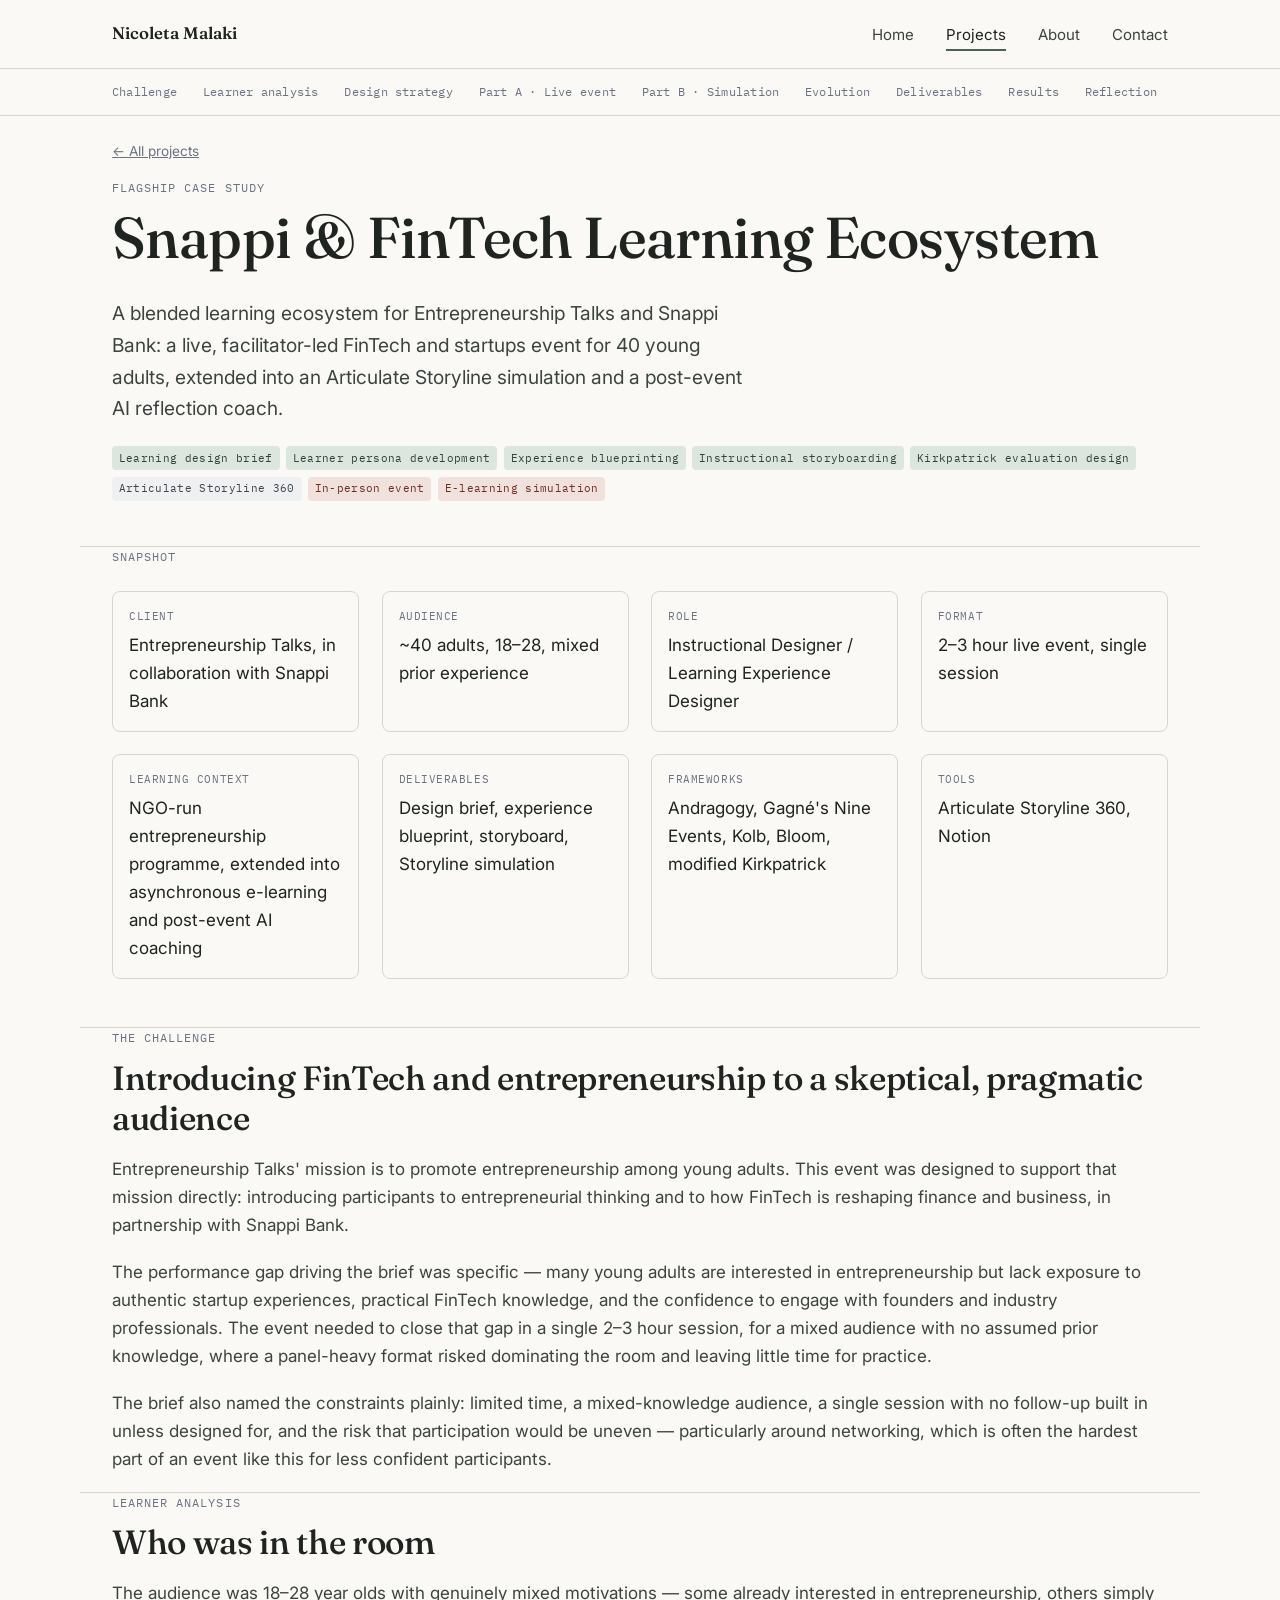
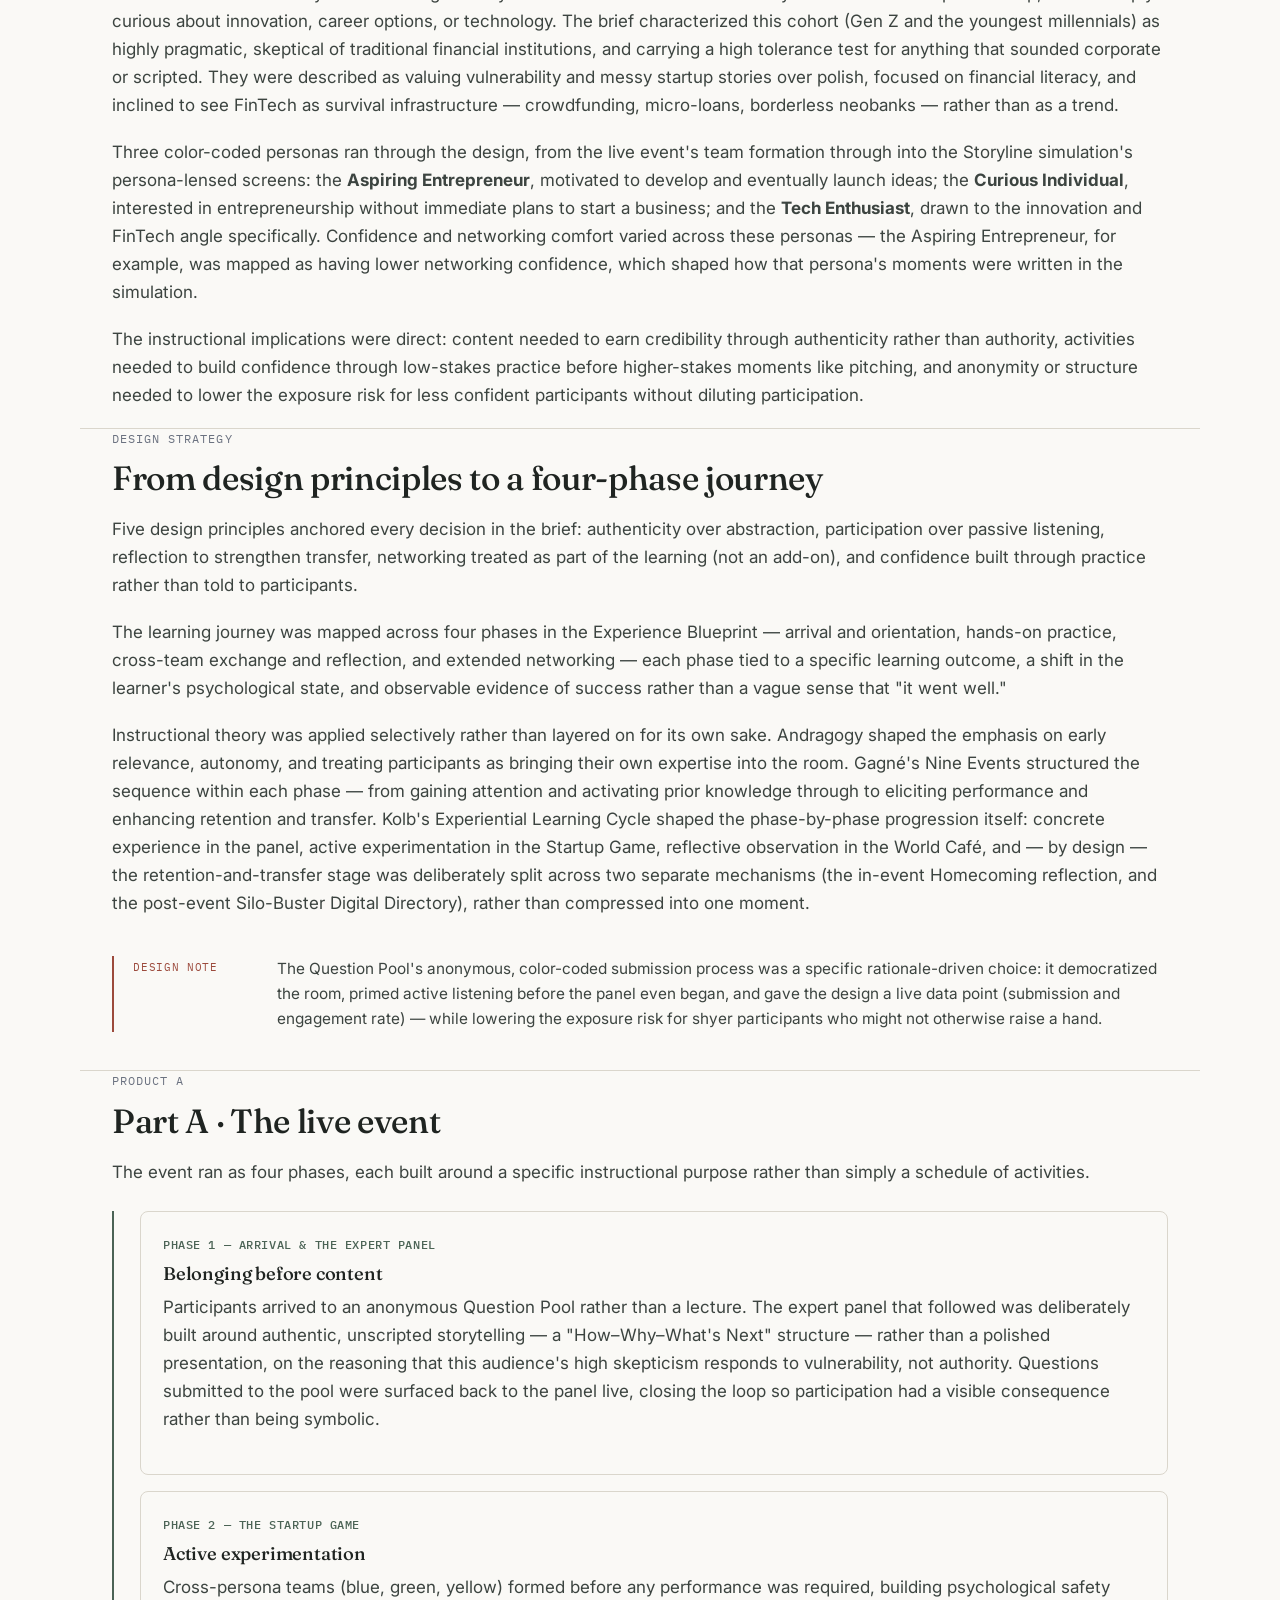
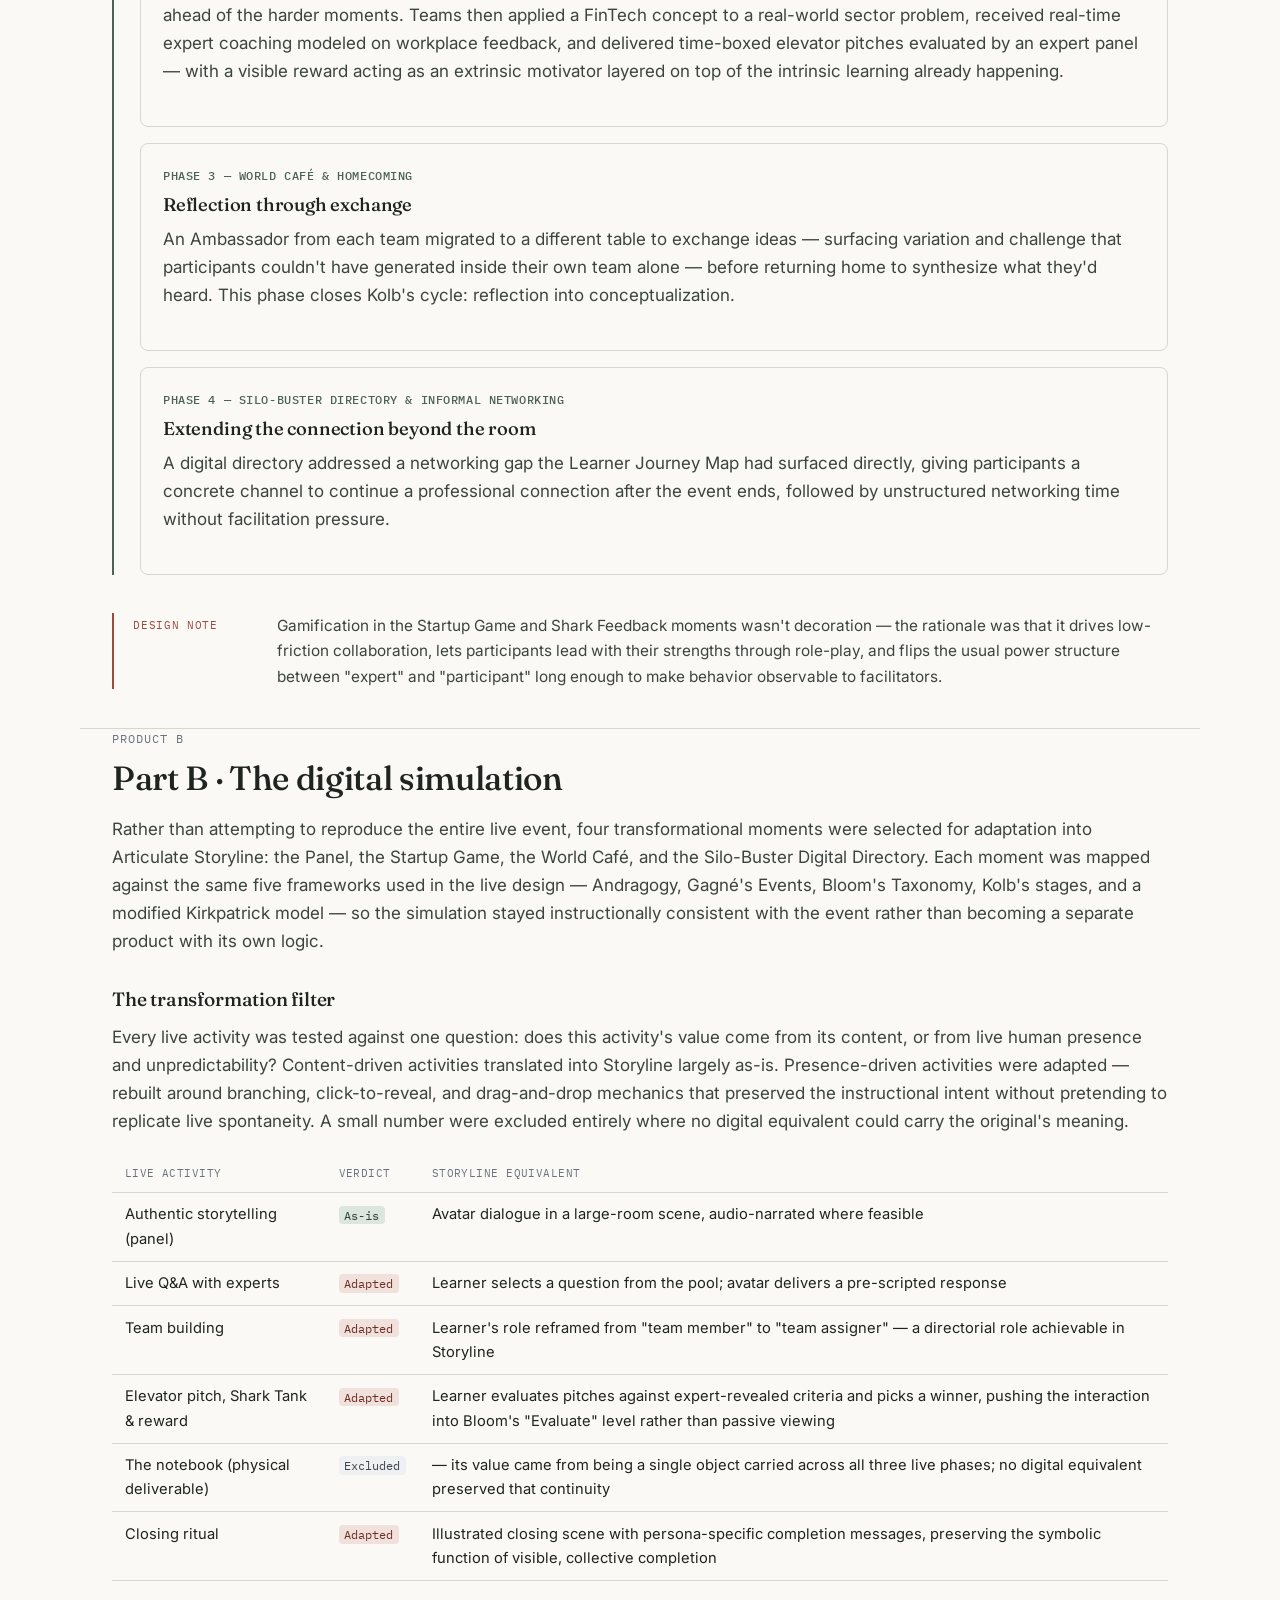
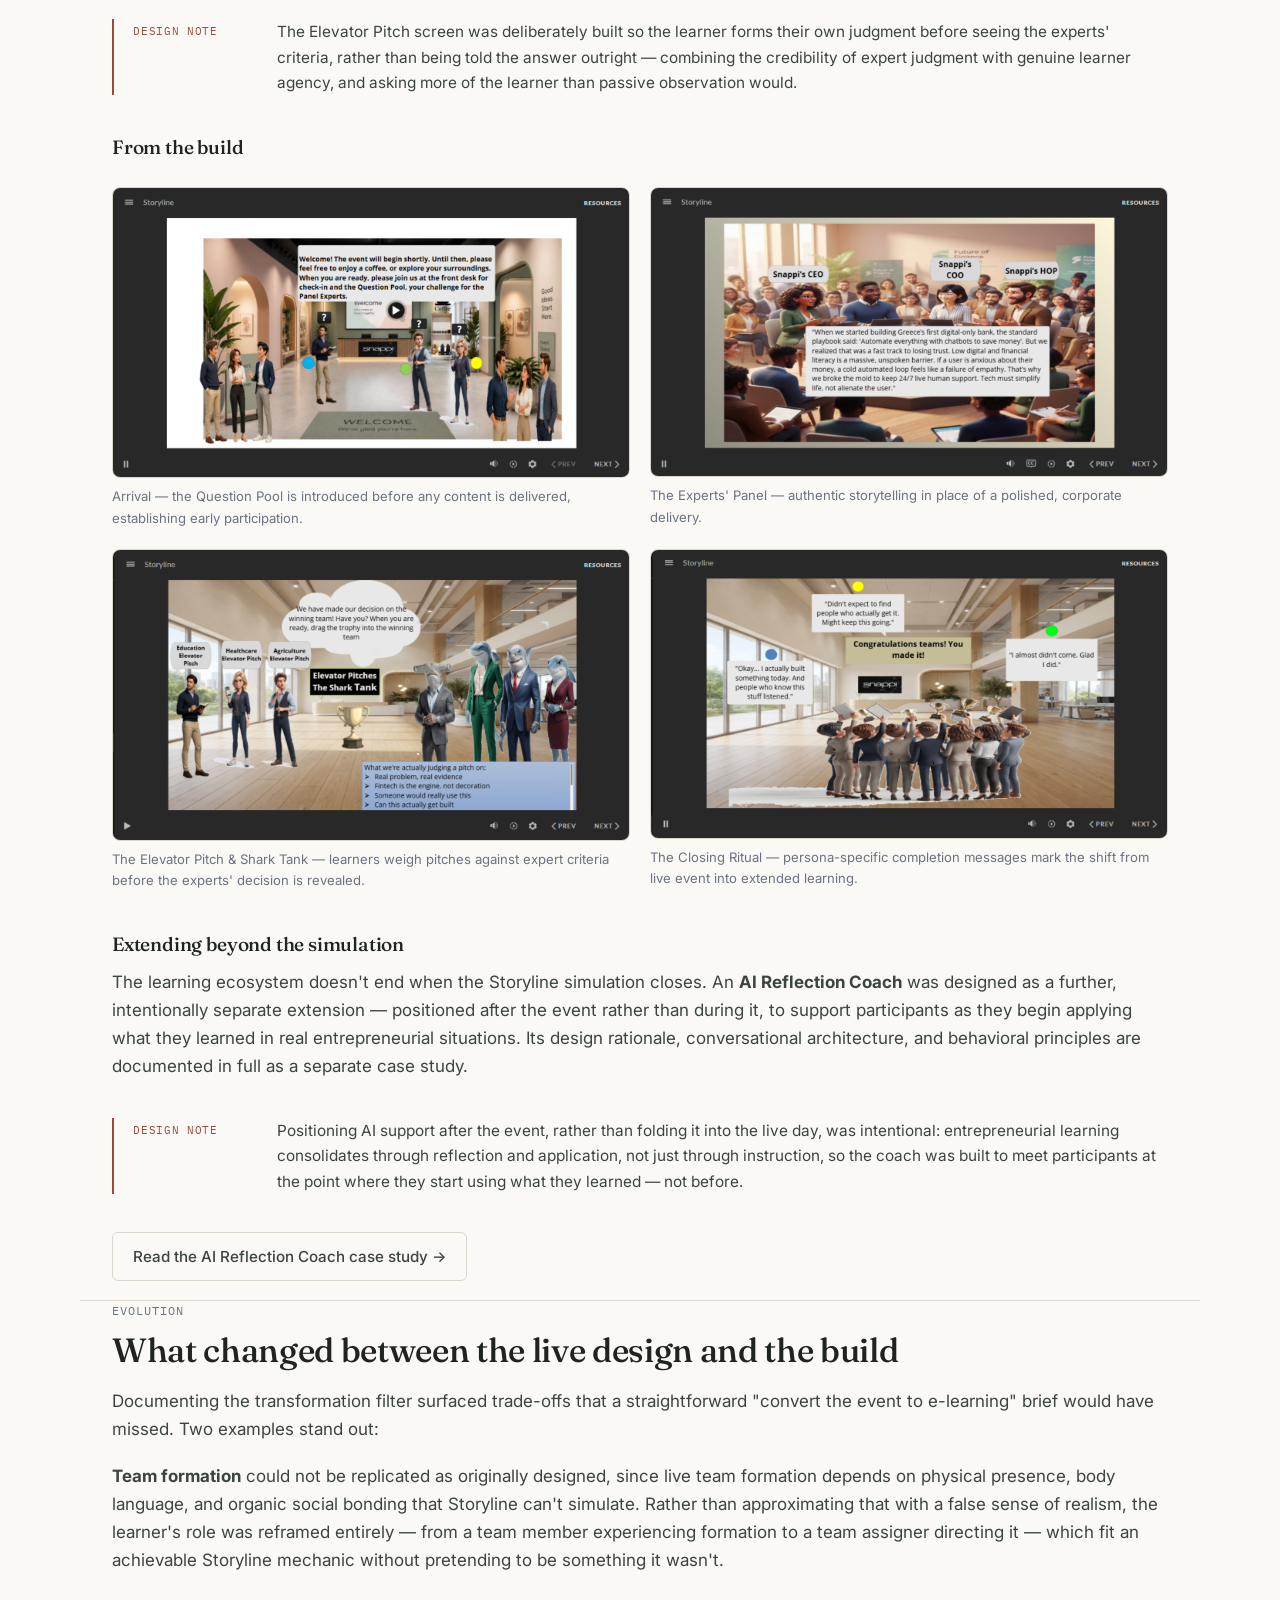
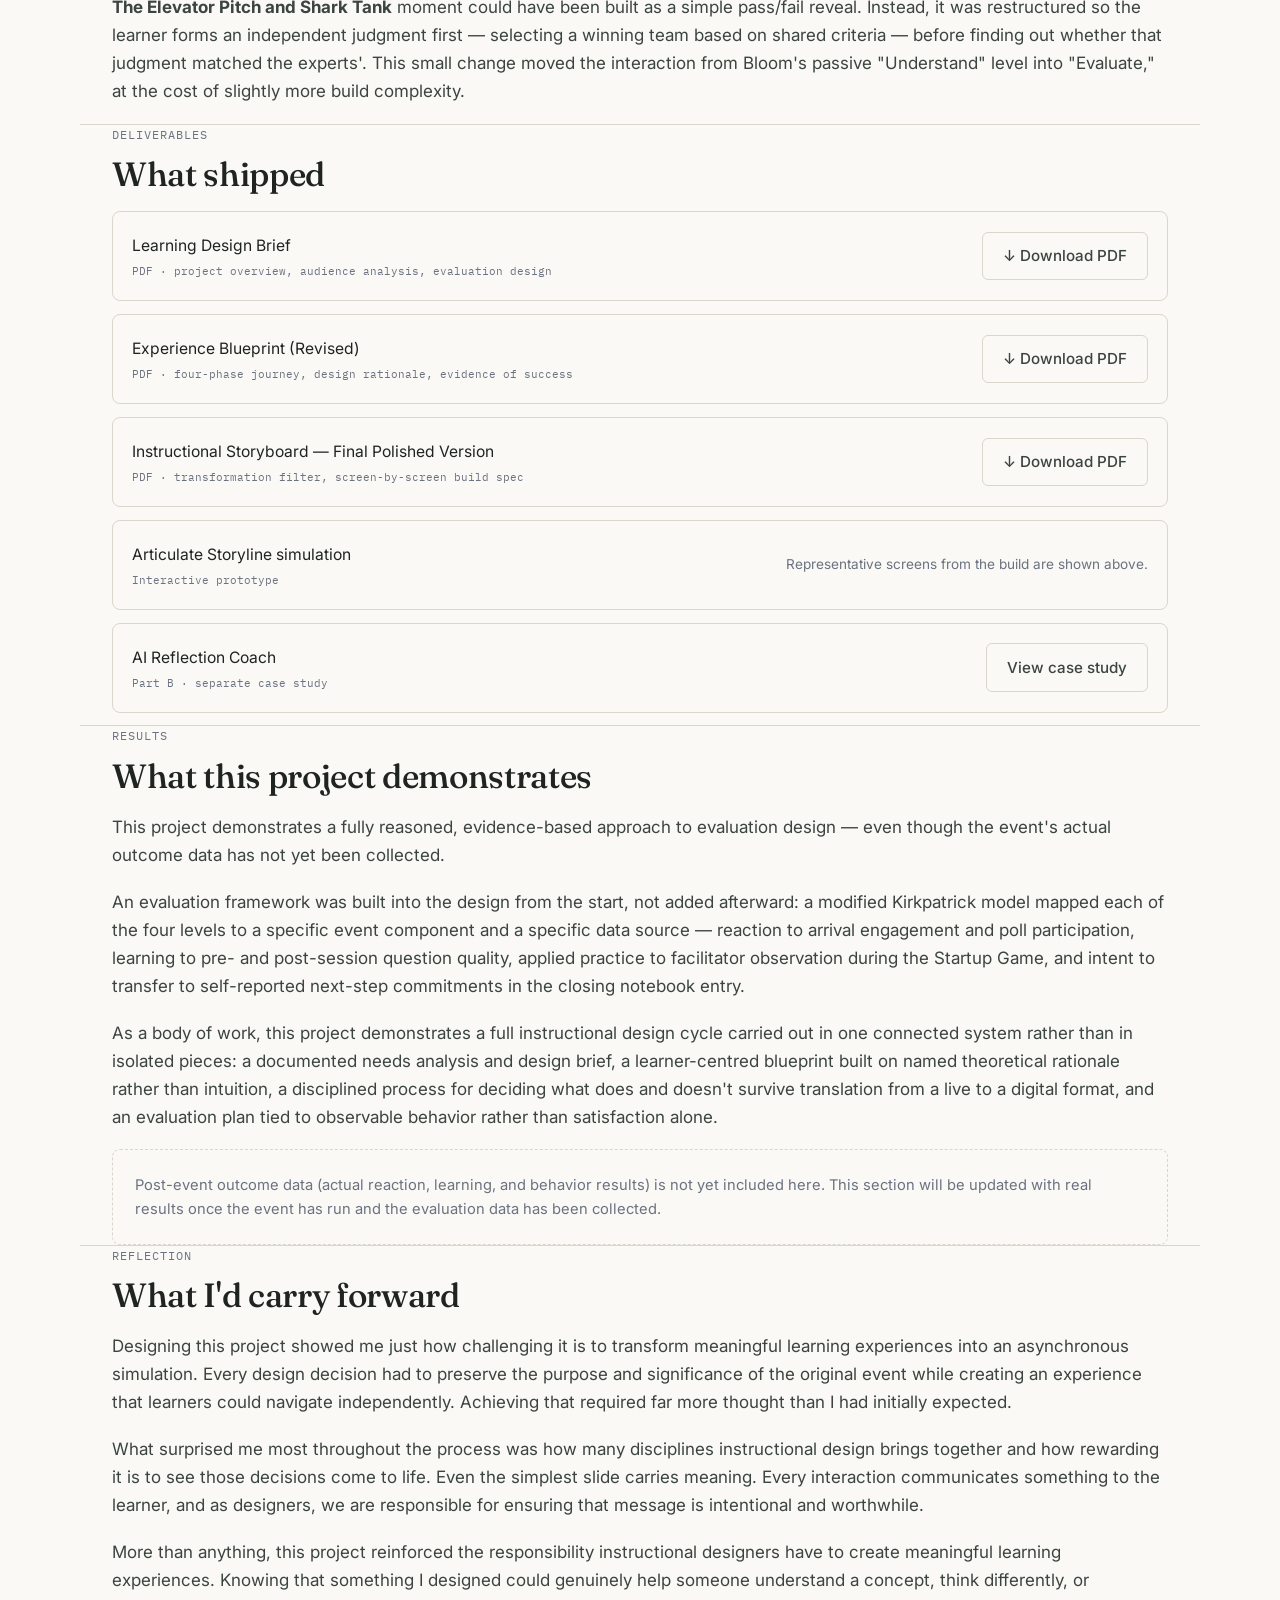
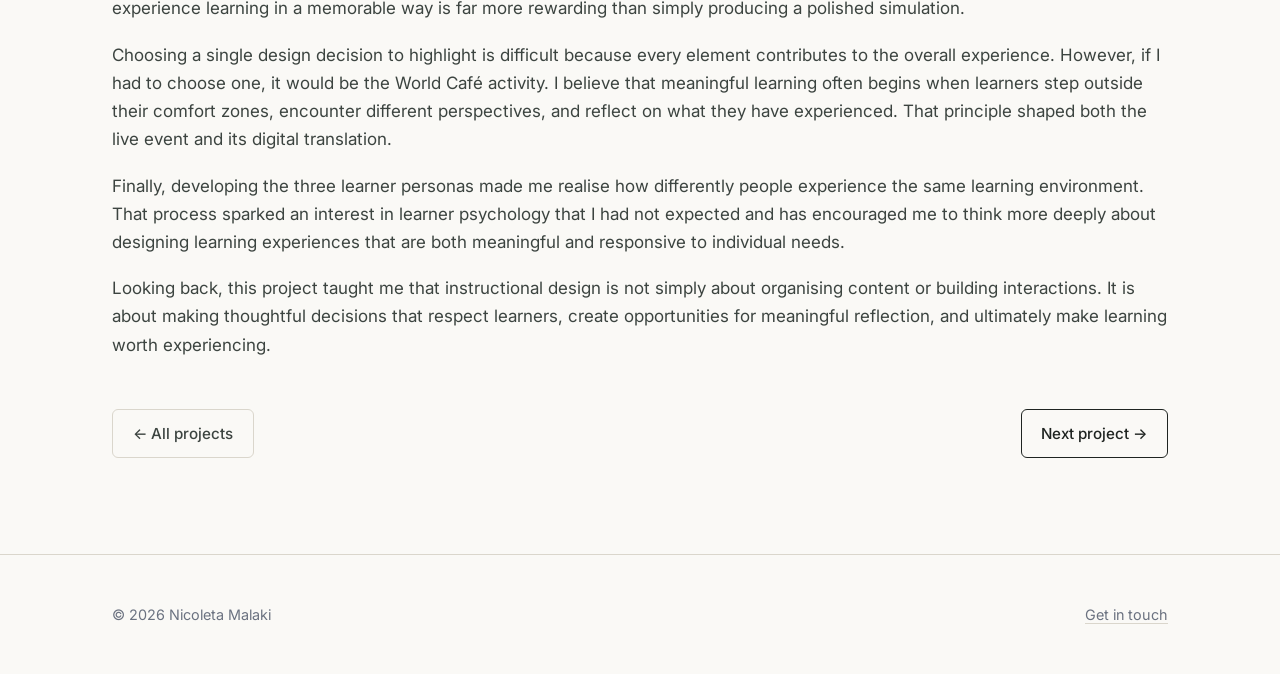
<file: case-studies/snappi.html>
<!DOCTYPE html>
<html lang="en">
<head>
<meta charset="UTF-8">
<meta name="viewport" content="width=device-width, initial-scale=1.0">
<title>Snappi & FinTech Learning Ecosystem — Nicoleta Malaki</title>
<link rel="stylesheet" href="../styles.css">
<style>
  .subnav{position:sticky;top:68px;background:var(--paper);border-bottom:0.5px solid var(--line);z-index:40;overflow-x:auto;}
  .subnav .wrap{display:flex;gap:1.6rem;padding-top:.8rem;padding-bottom:.8rem;white-space:nowrap;}
  .subnav a{font-family:var(--font-mono);font-size:.76rem;text-decoration:none;color:var(--slate);letter-spacing:.02em;}
  .subnav a:hover{color:var(--ink);}
  .part-block{border-left:2px solid var(--moss);padding-left:1.6rem;margin:1.6rem 0;}
  .snapshot-grid{display:grid;grid-template-columns:repeat(4,1fr);gap:1.4rem;margin:1.6rem 0 3rem;}
  .snapshot-grid div{border:0.5px solid var(--line);border-radius:8px;padding:1rem;}
  .snapshot-grid .k{font-family:var(--font-mono);font-size:.68rem;color:var(--slate);text-transform:uppercase;letter-spacing:.05em;display:block;margin-bottom:.3rem;}
  @media(max-width:700px){.snapshot-grid{grid-template-columns:1fr 1fr;}}
  .phase-card{border:0.5px solid var(--line);border-radius:8px;padding:1.4rem;margin-bottom:1rem;}
  .phase-card h3{font-size:1.15rem;margin-bottom:.4rem;}
  .shot-grid{display:grid;grid-template-columns:1fr 1fr;gap:1.2rem;margin:1.6rem 0;}
  .shot-grid figure{margin:0;}
  .shot-grid img{border:0.5px solid var(--line);border-radius:8px;width:100%;}
  .shot-grid figcaption{font-size:.82rem;color:var(--slate);margin-top:.5rem;}
  @media(max-width:640px){.shot-grid{grid-template-columns:1fr;}}
  .filter-table{width:100%;border-collapse:collapse;font-size:.92rem;margin:1.2rem 0;}
  .filter-table th,.filter-table td{text-align:left;padding:.6rem .8rem;border-bottom:0.5px solid var(--line);vertical-align:top;}
  .filter-table th{font-family:var(--font-mono);font-size:.7rem;text-transform:uppercase;letter-spacing:.04em;color:var(--slate);font-weight:400;}
  .verdict{font-family:var(--font-mono);font-size:.72rem;padding:.15em .5em;border-radius:4px;white-space:nowrap;}
  .verdict-as-is{background:var(--moss-bg);color:#2E4438;}
  .verdict-adapted{background:var(--clay-bg);color:#6E2E22;}
  .verdict-excluded{background:var(--slate-bg);color:#3E454C;}
  .deliverable-card{border:0.5px solid var(--line);border-radius:8px;padding:1.2rem;display:flex;justify-content:space-between;align-items:center;gap:1rem;margin-bottom:.8rem;}
  .deliverable-card .name{font-size:.98rem;}
  .deliverable-card .type{font-family:var(--font-mono);font-size:.7rem;color:var(--slate);display:block;margin-top:.2rem;}
  .placeholder-block{border:0.5px dashed var(--line);border-radius:8px;padding:1.4rem;color:var(--slate);font-size:.92rem;}
  .phase-card .phase-kicker{font-family:var(--font-mono);font-size:.72rem;text-transform:uppercase;letter-spacing:.05em;color:var(--moss);margin:0 0 .5rem;font-weight:500;}
  .sr-only{position:absolute;width:1px;height:1px;padding:0;margin:-1px;overflow:hidden;clip:rect(0,0,0,0);white-space:nowrap;border:0;}
</style>
</head>
<body>
<a class="skip-link" href="#main">Skip to content</a>

<nav class="site-nav" aria-label="Primary">
  <div class="wrap">
    <a class="brand" href="../index.html">Nicoleta Malaki</a>
    <button class="nav-toggle" aria-expanded="false" aria-controls="nav-links">Menu</button>
    <ul class="nav-links" id="nav-links">
      <li><a href="../index.html">Home</a></li>
      <li><a href="../projects.html" aria-current="page">Projects</a></li>
      <li><a href="../about.html">About</a></li>
      <li><a href="../contact.html">Contact</a></li>
    </ul>
  </div>
</nav>

<div class="subnav" aria-label="Case study sections">
  <div class="wrap">
    <a href="#challenge">Challenge</a>
    <a href="#learners">Learner analysis</a>
    <a href="#strategy">Design strategy</a>
    <a href="#part-a">Part A · Live event</a>
    <a href="#part-b">Part B · Simulation</a>
    <a href="#evolution">Evolution</a>
    <a href="#deliverables">Deliverables</a>
    <a href="#results">Results</a>
    <a href="#reflection">Reflection</a>
  </div>
</div>

<main id="main">

  <p class="wrap" style="font-size:.85rem;color:var(--slate);padding-top:1.5rem;">
    <a href="../projects.html" style="text-decoration:underline;">← All projects</a>
  </p>

  <!-- PROJECT HERO -->
  <section class="wrap" style="padding-top:1rem;padding-bottom:2rem;">
    <span class="eyebrow">Flagship case study</span>
    <h1>Snappi & FinTech Learning Ecosystem</h1>
    <p class="lede">A blended learning ecosystem for Entrepreneurship Talks and Snappi Bank: a live, facilitator-led FinTech and startups event for 40 young adults, extended into an Articulate Storyline simulation and a post-event AI reflection coach.</p>
    <div class="tags-row">
      <span class="tag tag-skill">Learning design brief</span>
      <span class="tag tag-skill">Learner persona development</span>
      <span class="tag tag-skill">Experience blueprinting</span>
      <span class="tag tag-skill">Instructional storyboarding</span>
      <span class="tag tag-skill">Kirkpatrick evaluation design</span>
      <span class="tag tag-tool">Articulate Storyline 360</span>
      <span class="tag tag-modality">In-person event</span>
      <span class="tag tag-modality">E-learning simulation</span>
    </div>
  </section>

  <section class="wrap section-border" style="padding-bottom:0;">
    <span class="eyebrow">Snapshot</span>
    <h2 class="sr-only">Project snapshot</h2>
    <div class="snapshot-grid">
      <div><span class="k">Client</span>Entrepreneurship Talks, in collaboration with Snappi Bank</div>
      <div><span class="k">Audience</span>~40 adults, 18–28, mixed prior experience</div>
      <div><span class="k">Role</span>Instructional Designer / Learning Experience Designer</div>
      <div><span class="k">Format</span>2–3 hour live event, single session</div>
      <div><span class="k">Learning context</span>NGO-run entrepreneurship programme, extended into asynchronous e-learning and post-event AI coaching</div>
      <div><span class="k">Deliverables</span>Design brief, experience blueprint, storyboard, Storyline simulation</div>
      <div><span class="k">Frameworks</span>Andragogy, Gagné's Nine Events, Kolb, Bloom, modified Kirkpatrick</div>
      <div><span class="k">Tools</span>Articulate Storyline 360, Notion</div>
    </div>
  </section>

  <!-- CHALLENGE -->
  <section class="wrap section-border" id="challenge">
    <span class="eyebrow">The challenge</span>
    <h2>Introducing FinTech and entrepreneurship to a skeptical, pragmatic audience</h2>
    <p>Entrepreneurship Talks' mission is to promote entrepreneurship among young adults. This event was designed to support that mission directly: introducing participants to entrepreneurial thinking and to how FinTech is reshaping finance and business, in partnership with Snappi Bank.</p>
    <p>The performance gap driving the brief was specific — many young adults are interested in entrepreneurship but lack exposure to authentic startup experiences, practical FinTech knowledge, and the confidence to engage with founders and industry professionals. The event needed to close that gap in a single 2–3 hour session, for a mixed audience with no assumed prior knowledge, where a panel-heavy format risked dominating the room and leaving little time for practice.</p>
    <p>The brief also named the constraints plainly: limited time, a mixed-knowledge audience, a single session with no follow-up built in unless designed for, and the risk that participation would be uneven — particularly around networking, which is often the hardest part of an event like this for less confident participants.</p>
  </section>

  <!-- LEARNER ANALYSIS -->
  <section class="wrap section-border" id="learners">
    <span class="eyebrow">Learner analysis</span>
    <h2>Who was in the room</h2>
    <p>The audience was 18–28 year olds with genuinely mixed motivations — some already interested in entrepreneurship, others simply curious about innovation, career options, or technology. The brief characterized this cohort (Gen Z and the youngest millennials) as highly pragmatic, skeptical of traditional financial institutions, and carrying a high tolerance test for anything that sounded corporate or scripted. They were described as valuing vulnerability and messy startup stories over polish, focused on financial literacy, and inclined to see FinTech as survival infrastructure — crowdfunding, micro-loans, borderless neobanks — rather than as a trend.</p>
    <p>Three color-coded personas ran through the design, from the live event's team formation through into the Storyline simulation's persona-lensed screens: the <strong>Aspiring Entrepreneur</strong>, motivated to develop and eventually launch ideas; the <strong>Curious Individual</strong>, interested in entrepreneurship without immediate plans to start a business; and the <strong>Tech Enthusiast</strong>, drawn to the innovation and FinTech angle specifically. Confidence and networking comfort varied across these personas — the Aspiring Entrepreneur, for example, was mapped as having lower networking confidence, which shaped how that persona's moments were written in the simulation.</p>
    <p>The instructional implications were direct: content needed to earn credibility through authenticity rather than authority, activities needed to build confidence through low-stakes practice before higher-stakes moments like pitching, and anonymity or structure needed to lower the exposure risk for less confident participants without diluting participation.</p>
  </section>

  <!-- DESIGN STRATEGY -->
  <section class="wrap section-border" id="strategy">
    <span class="eyebrow">Design strategy</span>
    <h2>From design principles to a four-phase journey</h2>
    <p>Five design principles anchored every decision in the brief: authenticity over abstraction, participation over passive listening, reflection to strengthen transfer, networking treated as part of the learning (not an add-on), and confidence built through practice rather than told to participants.</p>
    <p>The learning journey was mapped across four phases in the Experience Blueprint — arrival and orientation, hands-on practice, cross-team exchange and reflection, and extended networking — each phase tied to a specific learning outcome, a shift in the learner's psychological state, and observable evidence of success rather than a vague sense that "it went well."</p>
    <p>Instructional theory was applied selectively rather than layered on for its own sake. Andragogy shaped the emphasis on early relevance, autonomy, and treating participants as bringing their own expertise into the room. Gagné's Nine Events structured the sequence within each phase — from gaining attention and activating prior knowledge through to eliciting performance and enhancing retention and transfer. Kolb's Experiential Learning Cycle shaped the phase-by-phase progression itself: concrete experience in the panel, active experimentation in the Startup Game, reflective observation in the World Café, and — by design — the retention-and-transfer stage was deliberately split across two separate mechanisms (the in-event Homecoming reflection, and the post-event Silo-Buster Digital Directory), rather than compressed into one moment.</p>

    <div class="design-note">
      <span class="label">Design note</span>
      <p>The Question Pool's anonymous, color-coded submission process was a specific rationale-driven choice: it democratized the room, primed active listening before the panel even began, and gave the design a live data point (submission and engagement rate) — while lowering the exposure risk for shyer participants who might not otherwise raise a hand.</p>
    </div>
  </section>

  <!-- PART A: LIVE EVENT -->
  <section class="wrap section-border" id="part-a">
    <span class="eyebrow">Product A</span>
    <h2>Part A · The live event</h2>
    <p>The event ran as four phases, each built around a specific instructional purpose rather than simply a schedule of activities.</p>

    <div class="part-block">
      <div class="phase-card">
        <p class="phase-kicker">Phase 1 — Arrival &amp; the expert panel</p>
        <h3>Belonging before content</h3>
        <p>Participants arrived to an anonymous Question Pool rather than a lecture. The expert panel that followed was deliberately built around authentic, unscripted storytelling — a "How–Why–What's Next" structure — rather than a polished presentation, on the reasoning that this audience's high skepticism responds to vulnerability, not authority. Questions submitted to the pool were surfaced back to the panel live, closing the loop so participation had a visible consequence rather than being symbolic.</p>
      </div>
      <div class="phase-card">
        <p class="phase-kicker">Phase 2 — The Startup Game</p>
        <h3>Active experimentation</h3>
        <p>Cross-persona teams (blue, green, yellow) formed before any performance was required, building psychological safety ahead of the harder moments. Teams then applied a FinTech concept to a real-world sector problem, received real-time expert coaching modeled on workplace feedback, and delivered time-boxed elevator pitches evaluated by an expert panel — with a visible reward acting as an extrinsic motivator layered on top of the intrinsic learning already happening.</p>
      </div>
      <div class="phase-card">
        <p class="phase-kicker">Phase 3 — World Café &amp; Homecoming</p>
        <h3>Reflection through exchange</h3>
        <p>An Ambassador from each team migrated to a different table to exchange ideas — surfacing variation and challenge that participants couldn't have generated inside their own team alone — before returning home to synthesize what they'd heard. This phase closes Kolb's cycle: reflection into conceptualization.</p>
      </div>
      <div class="phase-card">
        <p class="phase-kicker">Phase 4 — Silo-Buster Directory &amp; informal networking</p>
        <h3>Extending the connection beyond the room</h3>
        <p>A digital directory addressed a networking gap the Learner Journey Map had surfaced directly, giving participants a concrete channel to continue a professional connection after the event ends, followed by unstructured networking time without facilitation pressure.</p>
      </div>
    </div>

    <div class="design-note">
      <span class="label">Design note</span>
      <p>Gamification in the Startup Game and Shark Feedback moments wasn't decoration — the rationale was that it drives low-friction collaboration, lets participants lead with their strengths through role-play, and flips the usual power structure between "expert" and "participant" long enough to make behavior observable to facilitators.</p>
    </div>
  </section>

  <!-- PART B: SIMULATION -->
  <section class="wrap section-border" id="part-b">
    <span class="eyebrow">Product B</span>
    <h2>Part B · The digital simulation</h2>
    <p>Rather than attempting to reproduce the entire live event, four transformational moments were selected for adaptation into Articulate Storyline: the Panel, the Startup Game, the World Café, and the Silo-Buster Digital Directory. Each moment was mapped against the same five frameworks used in the live design — Andragogy, Gagné's Events, Bloom's Taxonomy, Kolb's stages, and a modified Kirkpatrick model — so the simulation stayed instructionally consistent with the event rather than becoming a separate product with its own logic.</p>

    <h3 style="margin-top:2rem;">The transformation filter</h3>
    <p>Every live activity was tested against one question: does this activity's value come from its content, or from live human presence and unpredictability? Content-driven activities translated into Storyline largely as-is. Presence-driven activities were adapted — rebuilt around branching, click-to-reveal, and drag-and-drop mechanics that preserved the instructional intent without pretending to replicate live spontaneity. A small number were excluded entirely where no digital equivalent could carry the original's meaning.</p>

    <table class="filter-table">
      <tr><th>Live activity</th><th>Verdict</th><th>Storyline equivalent</th></tr>
      <tr><td>Authentic storytelling (panel)</td><td><span class="verdict verdict-as-is">As-is</span></td><td>Avatar dialogue in a large-room scene, audio-narrated where feasible</td></tr>
      <tr><td>Live Q&A with experts</td><td><span class="verdict verdict-adapted">Adapted</span></td><td>Learner selects a question from the pool; avatar delivers a pre-scripted response</td></tr>
      <tr><td>Team building</td><td><span class="verdict verdict-adapted">Adapted</span></td><td>Learner's role reframed from "team member" to "team assigner" — a directorial role achievable in Storyline</td></tr>
      <tr><td>Elevator pitch, Shark Tank & reward</td><td><span class="verdict verdict-adapted">Adapted</span></td><td>Learner evaluates pitches against expert-revealed criteria and picks a winner, pushing the interaction into Bloom's "Evaluate" level rather than passive viewing</td></tr>
      <tr><td>The notebook (physical deliverable)</td><td><span class="verdict verdict-excluded">Excluded</span></td><td>— its value came from being a single object carried across all three live phases; no digital equivalent preserved that continuity</td></tr>
      <tr><td>Closing ritual</td><td><span class="verdict verdict-adapted">Adapted</span></td><td>Illustrated closing scene with persona-specific completion messages, preserving the symbolic function of visible, collective completion</td></tr>
    </table>

    <div class="design-note">
      <span class="label">Design note</span>
      <p>The Elevator Pitch screen was deliberately built so the learner forms their own judgment before seeing the experts' criteria, rather than being told the answer outright — combining the credibility of expert judgment with genuine learner agency, and asking more of the learner than passive observation would.</p>
    </div>

    <h3 style="margin-top:2.5rem;">From the build</h3>
    <div class="shot-grid">
      <figure>
        <img src="assets/storyline-01-arrival.png" alt="Storyline screen showing the arrival lobby scene with participant avatars and a welcome message directing learners to check-in and the Question Pool.">
        <figcaption>Arrival — the Question Pool is introduced before any content is delivered, establishing early participation.</figcaption>
      </figure>
      <figure>
        <img src="assets/storyline-02-panel.png" alt="Storyline screen showing Snappi's CEO, COO, and Head of Product delivering an authentic, unscripted panel story about choosing to keep live human support over full automation.">
        <figcaption>The Experts' Panel — authentic storytelling in place of a polished, corporate delivery.</figcaption>
      </figure>
      <figure>
        <img src="assets/storyline-03-sharktank.png" alt="Storyline screen showing three teams' elevator pitches and a panel of shark-styled expert avatars revealing the criteria they judged pitches on.">
        <figcaption>The Elevator Pitch & Shark Tank — learners weigh pitches against expert criteria before the experts' decision is revealed.</figcaption>
      </figure>
      <figure>
        <img src="assets/storyline-04-closing.png" alt="Storyline closing scene showing all teams gathered with trophies raised and persona-specific completion messages in speech bubbles.">
        <figcaption>The Closing Ritual — persona-specific completion messages mark the shift from live event into extended learning.</figcaption>
      </figure>
    </div>

    <h3 style="margin-top:2.5rem;">Extending beyond the simulation</h3>
    <p>The learning ecosystem doesn't end when the Storyline simulation closes. An <strong>AI Reflection Coach</strong> was designed as a further, intentionally separate extension — positioned after the event rather than during it, to support participants as they begin applying what they learned in real entrepreneurial situations. Its design rationale, conversational architecture, and behavioral principles are documented in full as a separate case study.</p>

    <div class="design-note">
      <span class="label">Design note</span>
      <p>Positioning AI support after the event, rather than folding it into the live day, was intentional: entrepreneurial learning consolidates through reflection and application, not just through instruction, so the coach was built to meet participants at the point where they start using what they learned — not before.</p>
    </div>

    <p style="margin-top:1.5rem;"><a class="btn btn-quiet" href="ai-reflection-coach.html">Read the AI Reflection Coach case study →</a></p>
  </section>

  <!-- EVOLUTION -->
  <section class="wrap section-border" id="evolution">
    <span class="eyebrow">Evolution</span>
    <h2>What changed between the live design and the build</h2>
    <p>Documenting the transformation filter surfaced trade-offs that a straightforward "convert the event to e-learning" brief would have missed. Two examples stand out:</p>
    <p><strong>Team formation</strong> could not be replicated as originally designed, since live team formation depends on physical presence, body language, and organic social bonding that Storyline can't simulate. Rather than approximating that with a false sense of realism, the learner's role was reframed entirely — from a team member experiencing formation to a team assigner directing it — which fit an achievable Storyline mechanic without pretending to be something it wasn't.</p>
    <p><strong>The Elevator Pitch and Shark Tank</strong> moment could have been built as a simple pass/fail reveal. Instead, it was restructured so the learner forms an independent judgment first — selecting a winning team based on shared criteria — before finding out whether that judgment matched the experts'. This small change moved the interaction from Bloom's passive "Understand" level into "Evaluate," at the cost of slightly more build complexity.</p>
  </section>

  <!-- DELIVERABLES -->
  <section class="wrap section-border" id="deliverables">
    <span class="eyebrow">Deliverables</span>
    <h2>What shipped</h2>

    <div class="deliverable-card">
      <div><span class="name">Learning Design Brief</span><span class="type">PDF · project overview, audience analysis, evaluation design</span></div>
      <a class="btn btn-quiet" href="files/Learning-Design-Brief.pdf" download target="_blank" rel="noopener" aria-label="Download Learning Design Brief PDF">↓ Download PDF</a>
    </div>
    <div class="deliverable-card">
      <div><span class="name">Experience Blueprint (Revised)</span><span class="type">PDF · four-phase journey, design rationale, evidence of success</span></div>
      <a class="btn btn-quiet" href="files/Experience-Blueprint.pdf" download target="_blank" rel="noopener" aria-label="Download Experience Blueprint PDF">↓ Download PDF</a>
    </div>
    <div class="deliverable-card">
      <div><span class="name">Instructional Storyboard — Final Polished Version</span><span class="type">PDF · transformation filter, screen-by-screen build spec</span></div>
      <a class="btn btn-quiet" href="files/Instructional-Storyboard.pdf" download target="_blank" rel="noopener" aria-label="Download Instructional Storyboard PDF">↓ Download PDF</a>
    </div>
    <div class="deliverable-card">
      <div><span class="name">Articulate Storyline simulation</span><span class="type">Interactive prototype</span></div>
      <p style="color:var(--slate);font-size:.85rem;margin:0;">Representative screens from the build are shown above.</p>
    </div>
    <div class="deliverable-card">
      <div><span class="name">AI Reflection Coach</span><span class="type">Part B · separate case study</span></div>
      <a class="btn btn-quiet" href="ai-reflection-coach.html">View case study</a>
    </div>
  </section>

  <!-- RESULTS -->
  <section class="wrap section-border" id="results">
    <span class="eyebrow">Results</span>
    <h2>What this project demonstrates</h2>
    <p>This project demonstrates a fully reasoned, evidence-based approach to evaluation design — even though the event's actual outcome data has not yet been collected.</p>
    <p>An evaluation framework was built into the design from the start, not added afterward: a modified Kirkpatrick model mapped each of the four levels to a specific event component and a specific data source — reaction to arrival engagement and poll participation, learning to pre- and post-session question quality, applied practice to facilitator observation during the Startup Game, and intent to transfer to self-reported next-step commitments in the closing notebook entry.</p>
    <p>As a body of work, this project demonstrates a full instructional design cycle carried out in one connected system rather than in isolated pieces: a documented needs analysis and design brief, a learner-centred blueprint built on named theoretical rationale rather than intuition, a disciplined process for deciding what does and doesn't survive translation from a live to a digital format, and an evaluation plan tied to observable behavior rather than satisfaction alone.</p>
    <div class="placeholder-block">
      Post-event outcome data (actual reaction, learning, and behavior results) is not yet included here. This section will be updated with real results once the event has run and the evaluation data has been collected.
    </div>
  </section>

  <!-- REFLECTION -->
  <section class="wrap section-border" id="reflection">
    <span class="eyebrow">Reflection</span>
    <h2>What I'd carry forward</h2>
    <p>Designing this project showed me just how challenging it is to transform meaningful learning experiences into an asynchronous simulation. Every design decision had to preserve the purpose and significance of the original event while creating an experience that learners could navigate independently. Achieving that required far more thought than I had initially expected.</p>
    <p>What surprised me most throughout the process was how many disciplines instructional design brings together and how rewarding it is to see those decisions come to life. Even the simplest slide carries meaning. Every interaction communicates something to the learner, and as designers, we are responsible for ensuring that message is intentional and worthwhile.</p>
    <p>More than anything, this project reinforced the responsibility instructional designers have to create meaningful learning experiences. Knowing that something I designed could genuinely help someone understand a concept, think differently, or experience learning in a memorable way is far more rewarding than simply producing a polished simulation.</p>
    <p>Choosing a single design decision to highlight is difficult because every element contributes to the overall experience. However, if I had to choose one, it would be the World Café activity. I believe that meaningful learning often begins when learners step outside their comfort zones, encounter different perspectives, and reflect on what they have experienced. That principle shaped both the live event and its digital translation.</p>
    <p>Finally, developing the three learner personas made me realise how differently people experience the same learning environment. That process sparked an interest in learner psychology that I had not expected and has encouraged me to think more deeply about designing learning experiences that are both meaningful and responsive to individual needs.</p>
    <p>Looking back, this project taught me that instructional design is not simply about organising content or building interactions. It is about making thoughtful decisions that respect learners, create opportunities for meaningful reflection, and ultimately make learning worth experiencing.</p>
  </section>

  <section class="wrap" style="display:flex;justify-content:space-between;align-items:center;padding-top:2rem;">
    <a class="btn btn-quiet" href="../projects.html">← All projects</a>
    <a class="btn" href="ai-reflection-coach.html">Next project →</a>
  </section>

</main>

<footer class="site-footer">
  <div class="wrap">
    <p>© 2026 Nicoleta Malaki</p>
    <p><a href="../contact.html">Get in touch</a></p>
  </div>
</footer>

<script src="../script.js"></script>
</body>
</html>
</file>
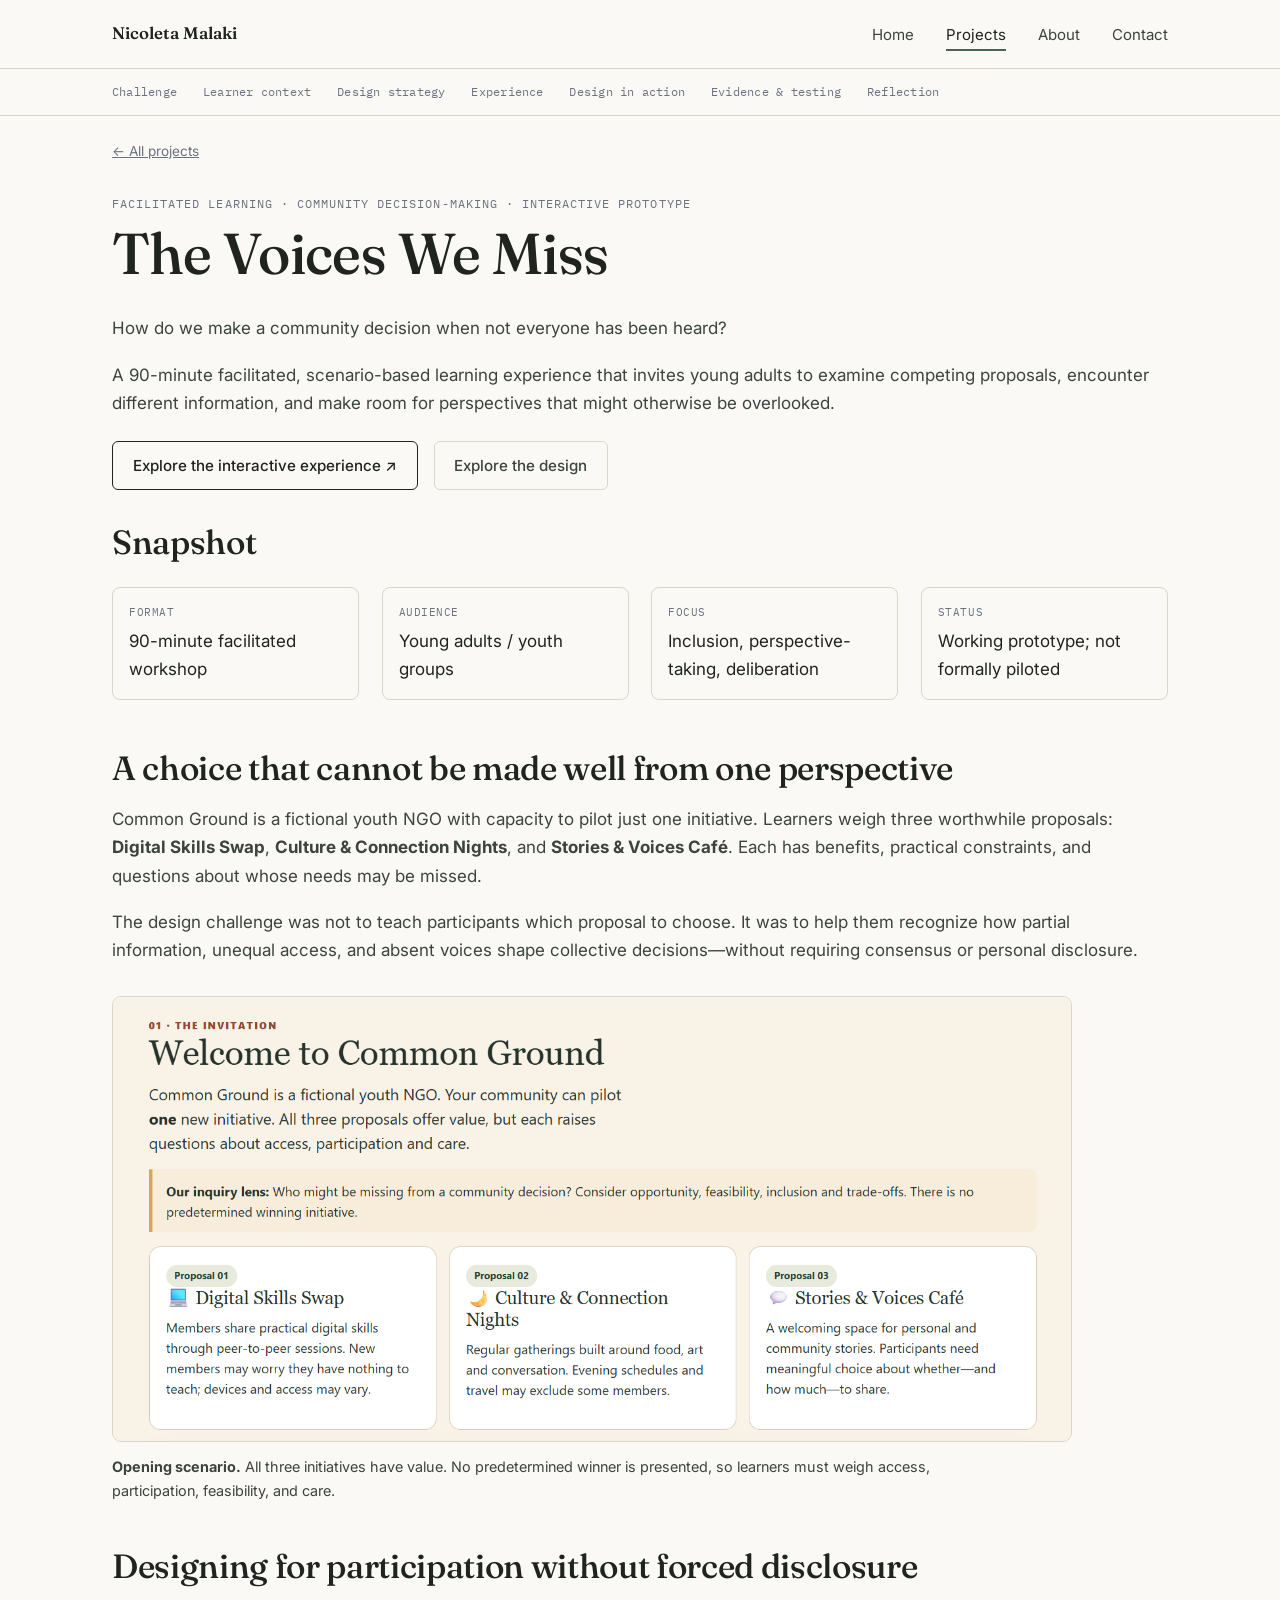
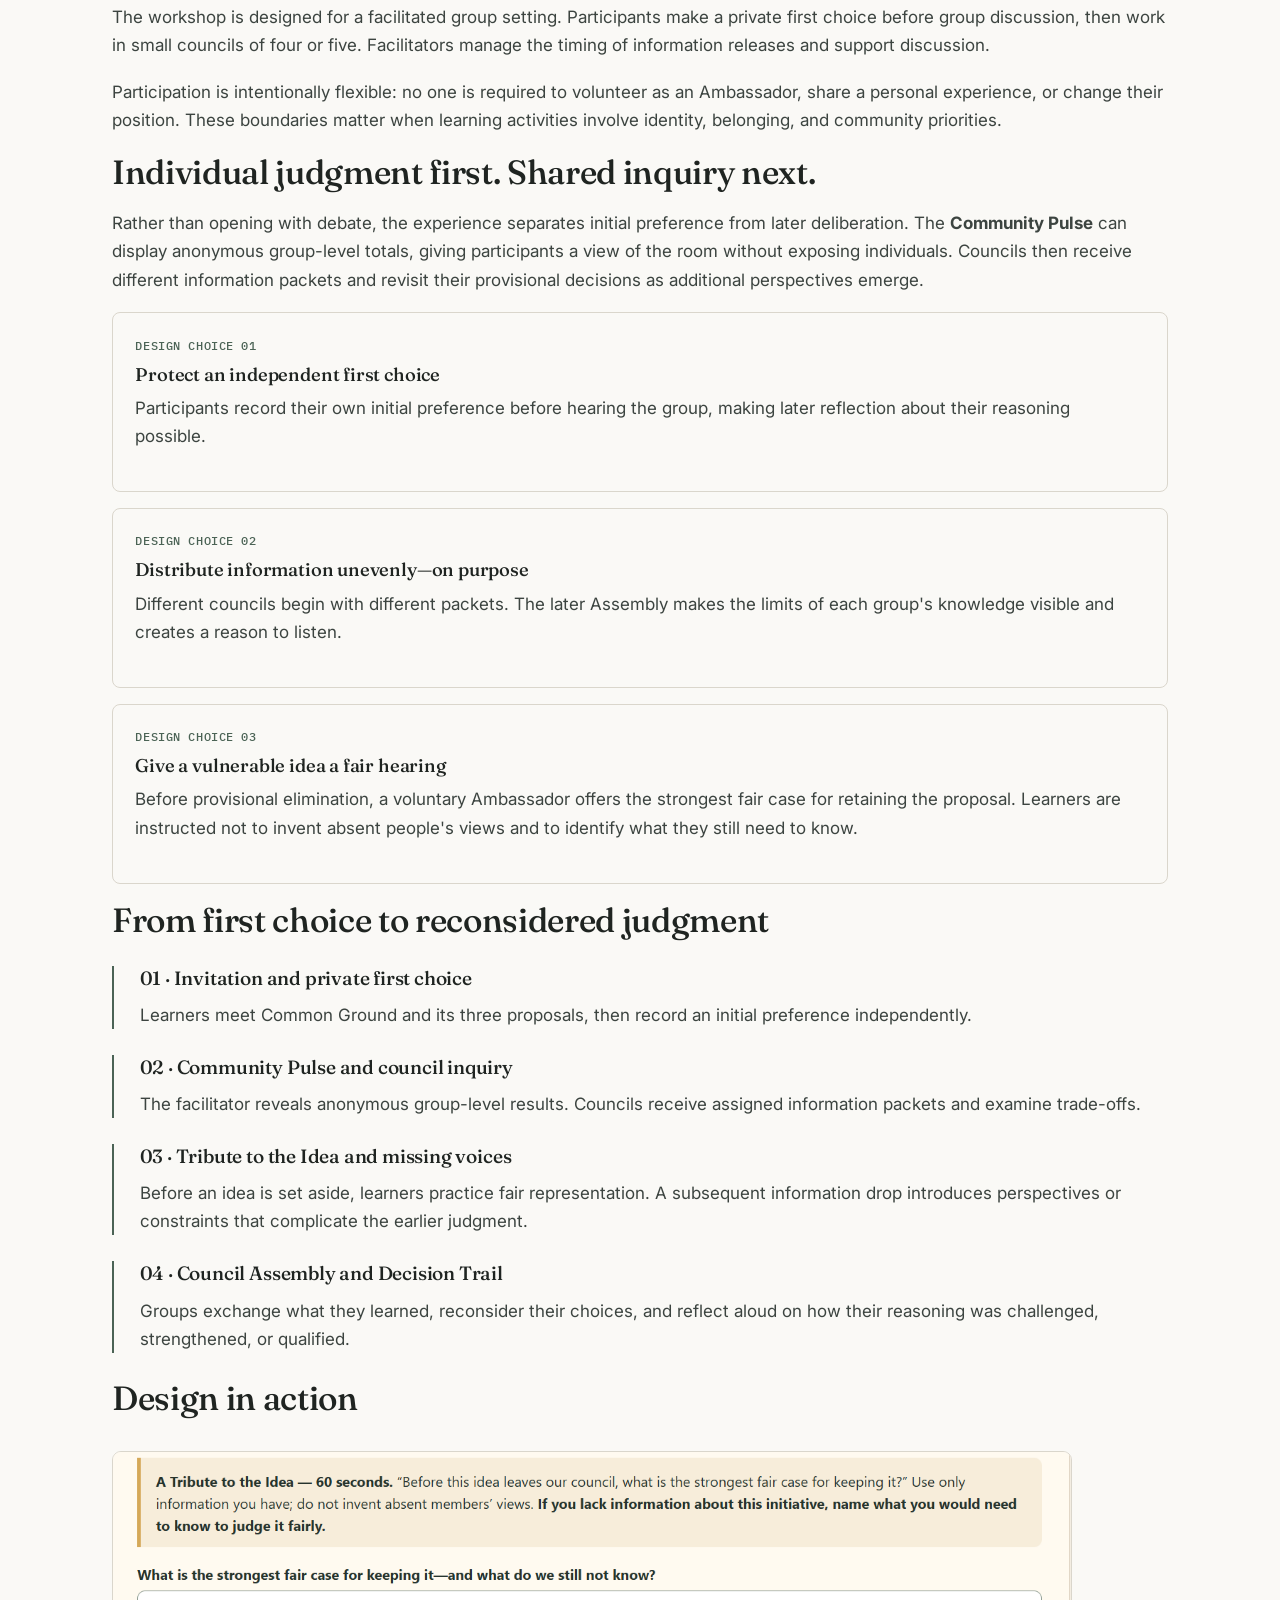
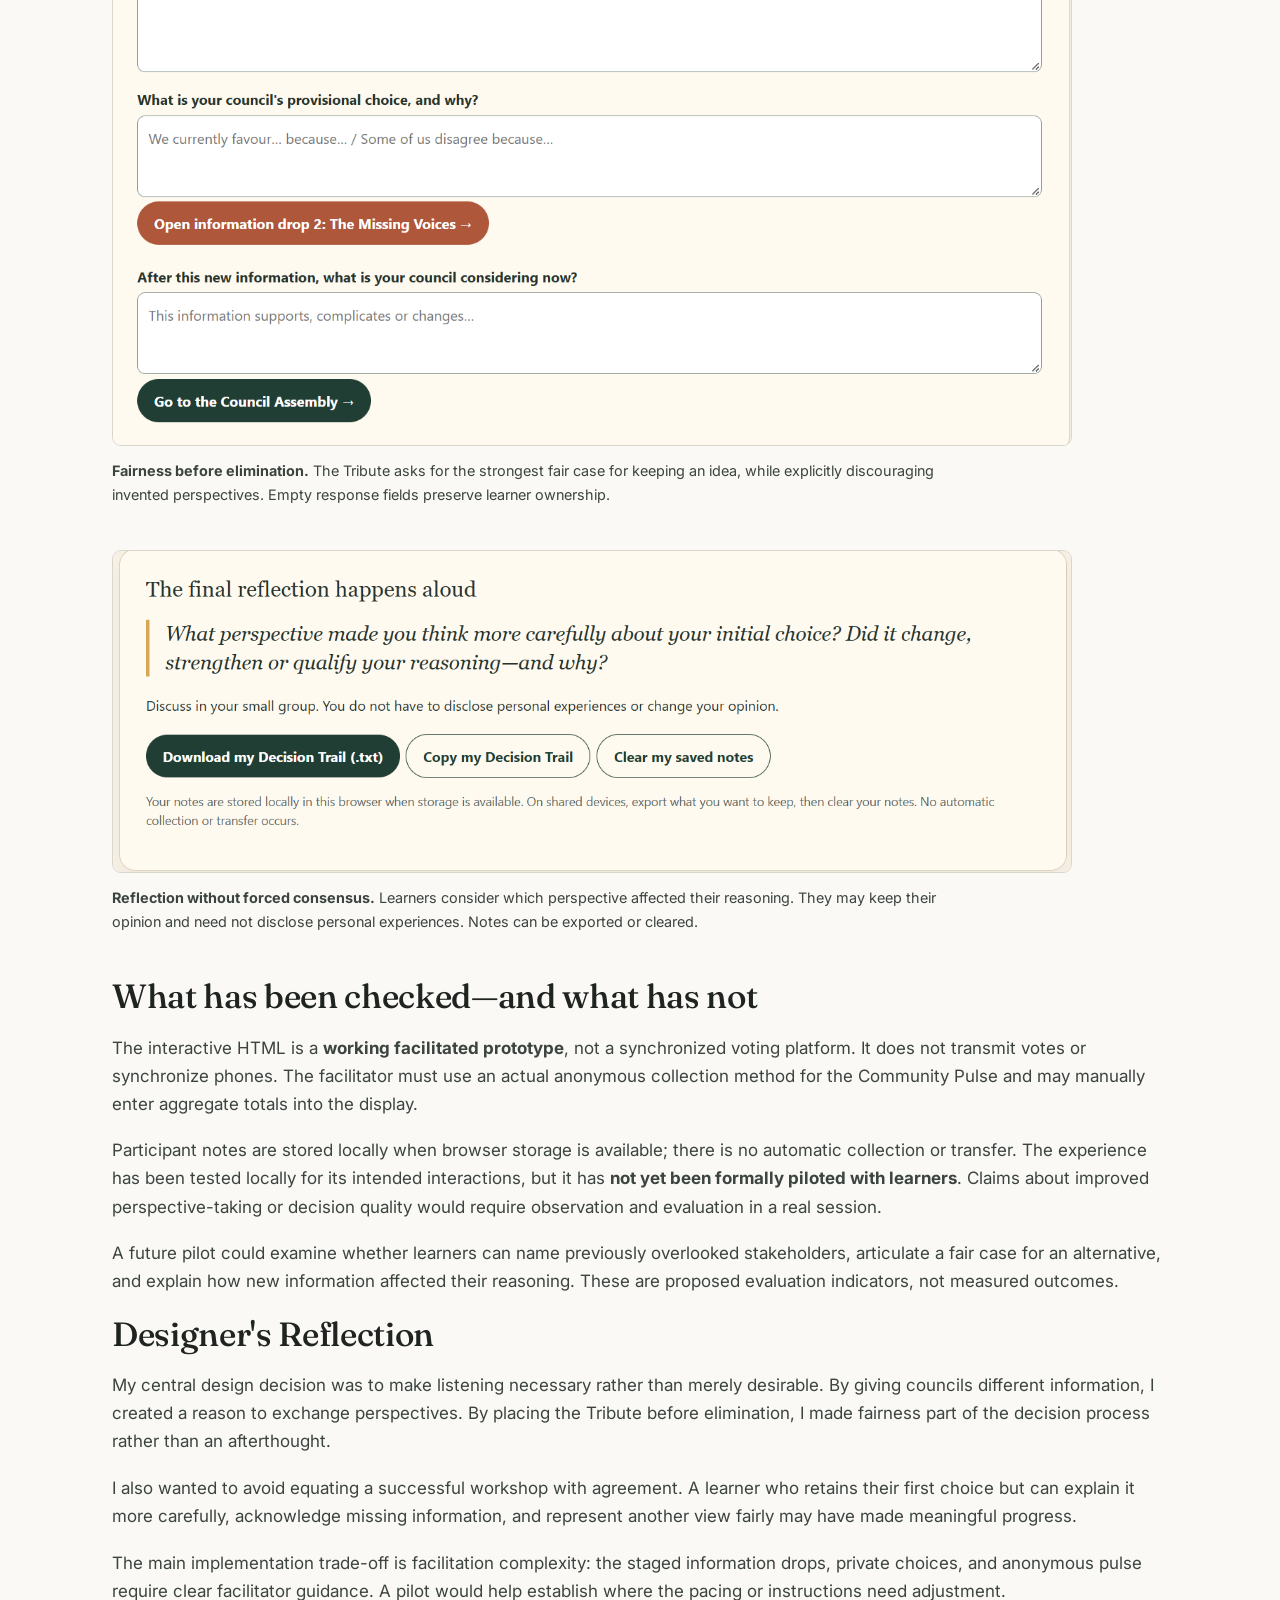
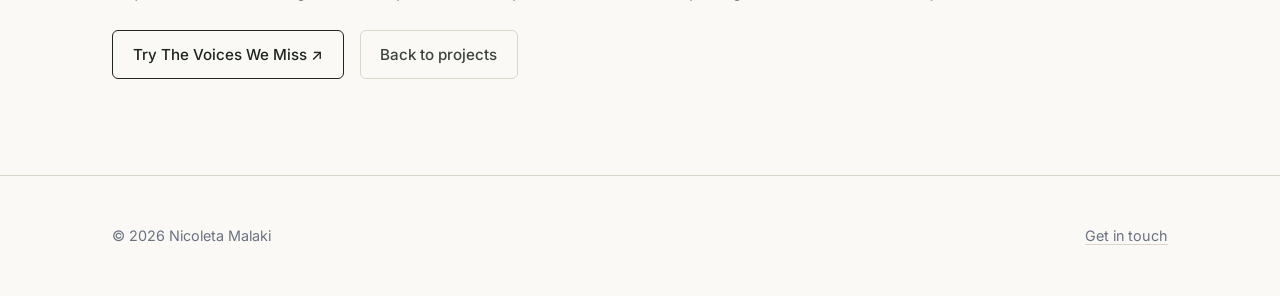
<file: case-studies/voices-we-miss.html>
<!DOCTYPE html>
<html lang="en">
<head>
<meta charset="UTF-8">
<meta name="viewport" content="width=device-width, initial-scale=1.0">
<title>The Voices We Miss — Nicoleta Malaki</title>
<link rel="stylesheet" href="../styles.css">
<style>
  .subnav{position:sticky;top:68px;background:var(--paper);border-bottom:0.5px solid var(--line);z-index:40;overflow-x:auto;}
  .subnav .wrap{display:flex;gap:1.6rem;padding-top:.8rem;padding-bottom:.8rem;white-space:nowrap;}
  .subnav a{font-family:var(--font-mono);font-size:.76rem;text-decoration:none;color:var(--slate);letter-spacing:.02em;}
  .subnav a:hover{color:var(--ink);}
  .part-block{border-left:2px solid var(--moss);padding-left:1.6rem;margin:1.6rem 0;}
  .snapshot-grid{display:grid;grid-template-columns:repeat(4,1fr);gap:1.4rem;margin:1.6rem 0 3rem;}
  .snapshot-grid div{border:0.5px solid var(--line);border-radius:8px;padding:1rem;}
  .snapshot-grid .k{font-family:var(--font-mono);font-size:.68rem;color:var(--slate);text-transform:uppercase;letter-spacing:.05em;display:block;margin-bottom:.3rem;}
  @media(max-width:700px){.snapshot-grid{grid-template-columns:1fr 1fr;}}
  .phase-card{border:0.5px solid var(--line);border-radius:8px;padding:1.4rem;margin-bottom:1rem;}
  .phase-card h3{font-size:1.15rem;margin-bottom:.4rem;}
  .shot-grid{display:grid;grid-template-columns:1fr 1fr;gap:1.2rem;margin:1.6rem 0;}
  .shot-grid figure{margin:0;}
  .shot-grid img{border:0.5px solid var(--line);border-radius:8px;width:100%;}
  .shot-grid figcaption{font-size:.82rem;color:var(--slate);margin-top:.5rem;}
  @media(max-width:640px){.shot-grid{grid-template-columns:1fr;}}
  .filter-table{width:100%;border-collapse:collapse;font-size:.92rem;margin:1.2rem 0;}
  .filter-table th,.filter-table td{text-align:left;padding:.6rem .8rem;border-bottom:0.5px solid var(--line);vertical-align:top;}
  .filter-table th{font-family:var(--font-mono);font-size:.7rem;text-transform:uppercase;letter-spacing:.04em;color:var(--slate);font-weight:400;}
  .verdict{font-family:var(--font-mono);font-size:.72rem;padding:.15em .5em;border-radius:4px;white-space:nowrap;}
  .verdict-as-is{background:var(--moss-bg);color:#2E4438;}
  .verdict-adapted{background:var(--clay-bg);color:#6E2E22;}
  .verdict-excluded{background:var(--slate-bg);color:#3E454C;}
  .deliverable-card{border:0.5px solid var(--line);border-radius:8px;padding:1.2rem;display:flex;justify-content:space-between;align-items:center;gap:1rem;margin-bottom:.8rem;}
  .deliverable-card .name{font-size:.98rem;}
  .deliverable-card .type{font-family:var(--font-mono);font-size:.7rem;color:var(--slate);display:block;margin-top:.2rem;}
  .placeholder-block{border:0.5px dashed var(--line);border-radius:8px;padding:1.4rem;color:var(--slate);font-size:.92rem;}
  .phase-card .phase-kicker{font-family:var(--font-mono);font-size:.72rem;text-transform:uppercase;letter-spacing:.05em;color:var(--moss);margin:0 0 .5rem;font-weight:500;}
  .sr-only{position:absolute;width:1px;height:1px;padding:0;margin:-1px;overflow:hidden;clip:rect(0,0,0,0);white-space:nowrap;border:0;}
 .small{font-size:.85rem;color:var(--slate)}
 .case-visual{margin:2rem 0 2.7rem;max-width:960px}.case-visual figure{margin:0}.case-visual img{display:block;width:100%;height:auto;border:1px solid var(--line);border-radius:9px}.case-visual figcaption{font-size:.9rem;line-height:1.65;color:var(--ink-soft);margin-top:.8rem;max-width:850px}
</style>
</head>
<body>
<a class="skip-link" href="#main">Skip to content</a>

<nav class="site-nav" aria-label="Primary">
  <div class="wrap">
    <a class="brand" href="../index.html">Nicoleta Malaki</a>
    <button class="nav-toggle" aria-expanded="false" aria-controls="nav-links">Menu</button>
    <ul class="nav-links" id="nav-links">
      <li><a href="../index.html">Home</a></li>
      <li><a href="../projects.html" aria-current="page">Projects</a></li>
      <li><a href="../about.html">About</a></li>
      <li><a href="../contact.html">Contact</a></li>
    </ul>
  </div>
</nav>

<div class="subnav" aria-label="Case study sections"><div class="wrap">
<a href="#challenge">Challenge</a><a href="#learners">Learner context</a><a href="#strategy">Design strategy</a><a href="#experience">Experience</a><a href="#screenshots">Design in action</a><a href="#evidence">Evidence &amp; testing</a><a href="#reflection">Reflection</a>
</div></div>

<main id="main">
<p class="wrap" style="font-size:.85rem;color:var(--slate);padding-top:1.5rem;"><a href="../projects.html">← All projects</a></p>
<section class="wrap" style="padding-top:2rem;padding-bottom:2rem;">
<span class="eyebrow">Facilitated learning · Community decision-making · Interactive prototype</span>
<h1>The Voices We Miss</h1>
<p class="lead" style="max-width:780px;">How do we make a community decision when not everyone has been heard?</p>
<p>A 90-minute facilitated, scenario-based learning experience that invites young adults to examine competing proposals, encounter different information, and make room for perspectives that might otherwise be overlooked.</p>
<div style="display:flex;gap:1rem;flex-wrap:wrap;margin-top:1.5rem;"><a class="btn" href="files/The_Voices_We_Miss_Interactive.html" target="_blank" rel="noopener">Explore the interactive experience ↗</a><a class="btn btn-quiet" href="#strategy">Explore the design</a></div>
</section>
<section class="wrap" id="challenge"><h2>Snapshot</h2>
<div class="snapshot-grid"><div><span class="k">Format</span>90-minute facilitated workshop</div><div><span class="k">Audience</span>Young adults / youth groups</div><div><span class="k">Focus</span>Inclusion, perspective-taking, deliberation</div><div><span class="k">Status</span>Working prototype; not formally piloted</div></div>
<h2>A choice that cannot be made well from one perspective</h2>
<p>Common Ground is a fictional youth NGO with capacity to pilot just one initiative. Learners weigh three worthwhile proposals: <strong>Digital Skills Swap</strong>, <strong>Culture &amp; Connection Nights</strong>, and <strong>Stories &amp; Voices Café</strong>. Each has benefits, practical constraints, and questions about whose needs may be missed.</p>
<p>The design challenge was not to teach participants which proposal to choose. It was to help them recognize how partial information, unequal access, and absent voices shape collective decisions—without requiring consensus or personal disclosure.</p>
<div class="case-visual"><figure><img src="images/voices-challenge.png" alt="Three fictional community initiative proposals presented for learner consideration" loading="lazy"><figcaption><strong>Opening scenario.</strong> All three initiatives have value. No predetermined winner is presented, so learners must weigh access, participation, feasibility, and care.</figcaption></figure></div>
</section>
<section class="wrap" id="learners"><h2>Designing for participation without forced disclosure</h2>
<p>The workshop is designed for a facilitated group setting. Participants make a private first choice before group discussion, then work in small councils of four or five. Facilitators manage the timing of information releases and support discussion.</p>
<p>Participation is intentionally flexible: no one is required to volunteer as an Ambassador, share a personal experience, or change their position. These boundaries matter when learning activities involve identity, belonging, and community priorities.</p></section>
<section class="wrap" id="strategy"><h2>Individual judgment first. Shared inquiry next.</h2>
<p>Rather than opening with debate, the experience separates initial preference from later deliberation. The <strong>Community Pulse</strong> can display anonymous group-level totals, giving participants a view of the room without exposing individuals. Councils then receive different information packets and revisit their provisional decisions as additional perspectives emerge.</p>
<div class="phase-card"><p class="phase-kicker">Design choice 01</p><h3>Protect an independent first choice</h3><p>Participants record their own initial preference before hearing the group, making later reflection about their reasoning possible.</p></div>
<div class="phase-card"><p class="phase-kicker">Design choice 02</p><h3>Distribute information unevenly—on purpose</h3><p>Different councils begin with different packets. The later Assembly makes the limits of each group's knowledge visible and creates a reason to listen.</p></div>
<div class="phase-card"><p class="phase-kicker">Design choice 03</p><h3>Give a vulnerable idea a fair hearing</h3><p>Before provisional elimination, a voluntary Ambassador offers the strongest fair case for retaining the proposal. Learners are instructed not to invent absent people's views and to identify what they still need to know.</p></div>
</section>
<section class="wrap" id="experience"><h2>From first choice to reconsidered judgment</h2>
<div class="part-block"><h3>01 · Invitation and private first choice</h3><p>Learners meet Common Ground and its three proposals, then record an initial preference independently.</p></div>
<div class="part-block"><h3>02 · Community Pulse and council inquiry</h3><p>The facilitator reveals anonymous group-level results. Councils receive assigned information packets and examine trade-offs.</p></div>
<div class="part-block"><h3>03 · Tribute to the Idea and missing voices</h3><p>Before an idea is set aside, learners practice fair representation. A subsequent information drop introduces perspectives or constraints that complicate the earlier judgment.</p></div>
<div class="part-block"><h3>04 · Council Assembly and Decision Trail</h3><p>Groups exchange what they learned, reconsider their choices, and reflect aloud on how their reasoning was challenged, strengthened, or qualified.</p></div>
</section>
<section class="wrap" id="screenshots"><h2>Design in action</h2>
<div class="case-visual"><figure><img src="images/voices-tribute.png" alt="Tribute to the Idea prompt and blank council reflection fields" loading="lazy"><figcaption><strong>Fairness before elimination.</strong> The Tribute asks for the strongest fair case for keeping an idea, while explicitly discouraging invented perspectives. Empty response fields preserve learner ownership.</figcaption></figure></div>
<div class="case-visual"><figure><img src="images/voices-decision-trail.png" alt="Final spoken reflection prompt and Decision Trail export controls" loading="lazy"><figcaption><strong>Reflection without forced consensus.</strong> Learners consider which perspective affected their reasoning. They may keep their opinion and need not disclose personal experiences. Notes can be exported or cleared.</figcaption></figure></div>
</section>
<section class="wrap" id="evidence"><h2>What has been checked—and what has not</h2>
<p>The interactive HTML is a <strong>working facilitated prototype</strong>, not a synchronized voting platform. It does not transmit votes or synchronize phones. The facilitator must use an actual anonymous collection method for the Community Pulse and may manually enter aggregate totals into the display.</p>
<p>Participant notes are stored locally when browser storage is available; there is no automatic collection or transfer. The experience has been tested locally for its intended interactions, but it has <strong>not yet been formally piloted with learners</strong>. Claims about improved perspective-taking or decision quality would require observation and evaluation in a real session.</p>
<p>A future pilot could examine whether learners can name previously overlooked stakeholders, articulate a fair case for an alternative, and explain how new information affected their reasoning. These are proposed evaluation indicators, not measured outcomes.</p>
</section>
<section class="wrap" id="reflection"><h2>Designer's Reflection</h2>
<p>My central design decision was to make listening necessary rather than merely desirable. By giving councils different information, I created a reason to exchange perspectives. By placing the Tribute before elimination, I made fairness part of the decision process rather than an afterthought.</p>
<p>I also wanted to avoid equating a successful workshop with agreement. A learner who retains their first choice but can explain it more carefully, acknowledge missing information, and represent another view fairly may have made meaningful progress.</p>
<p>The main implementation trade-off is facilitation complexity: the staged information drops, private choices, and anonymous pulse require clear facilitator guidance. A pilot would help establish where the pacing or instructions need adjustment.</p>
<div style="display:flex;gap:1rem;flex-wrap:wrap;margin-top:1.6rem;"><a class="btn" href="files/The_Voices_We_Miss_Interactive.html" target="_blank" rel="noopener">Try The Voices We Miss ↗</a><a class="btn btn-quiet" href="../projects.html">Back to projects</a></div>
</section>
</main>
<footer class="site-footer"><div class="wrap"><p>© 2026 Nicoleta Malaki</p><p><a href="../contact.html">Get in touch</a></p></div></footer><script src="../script.js"></script></body></html>
</file>
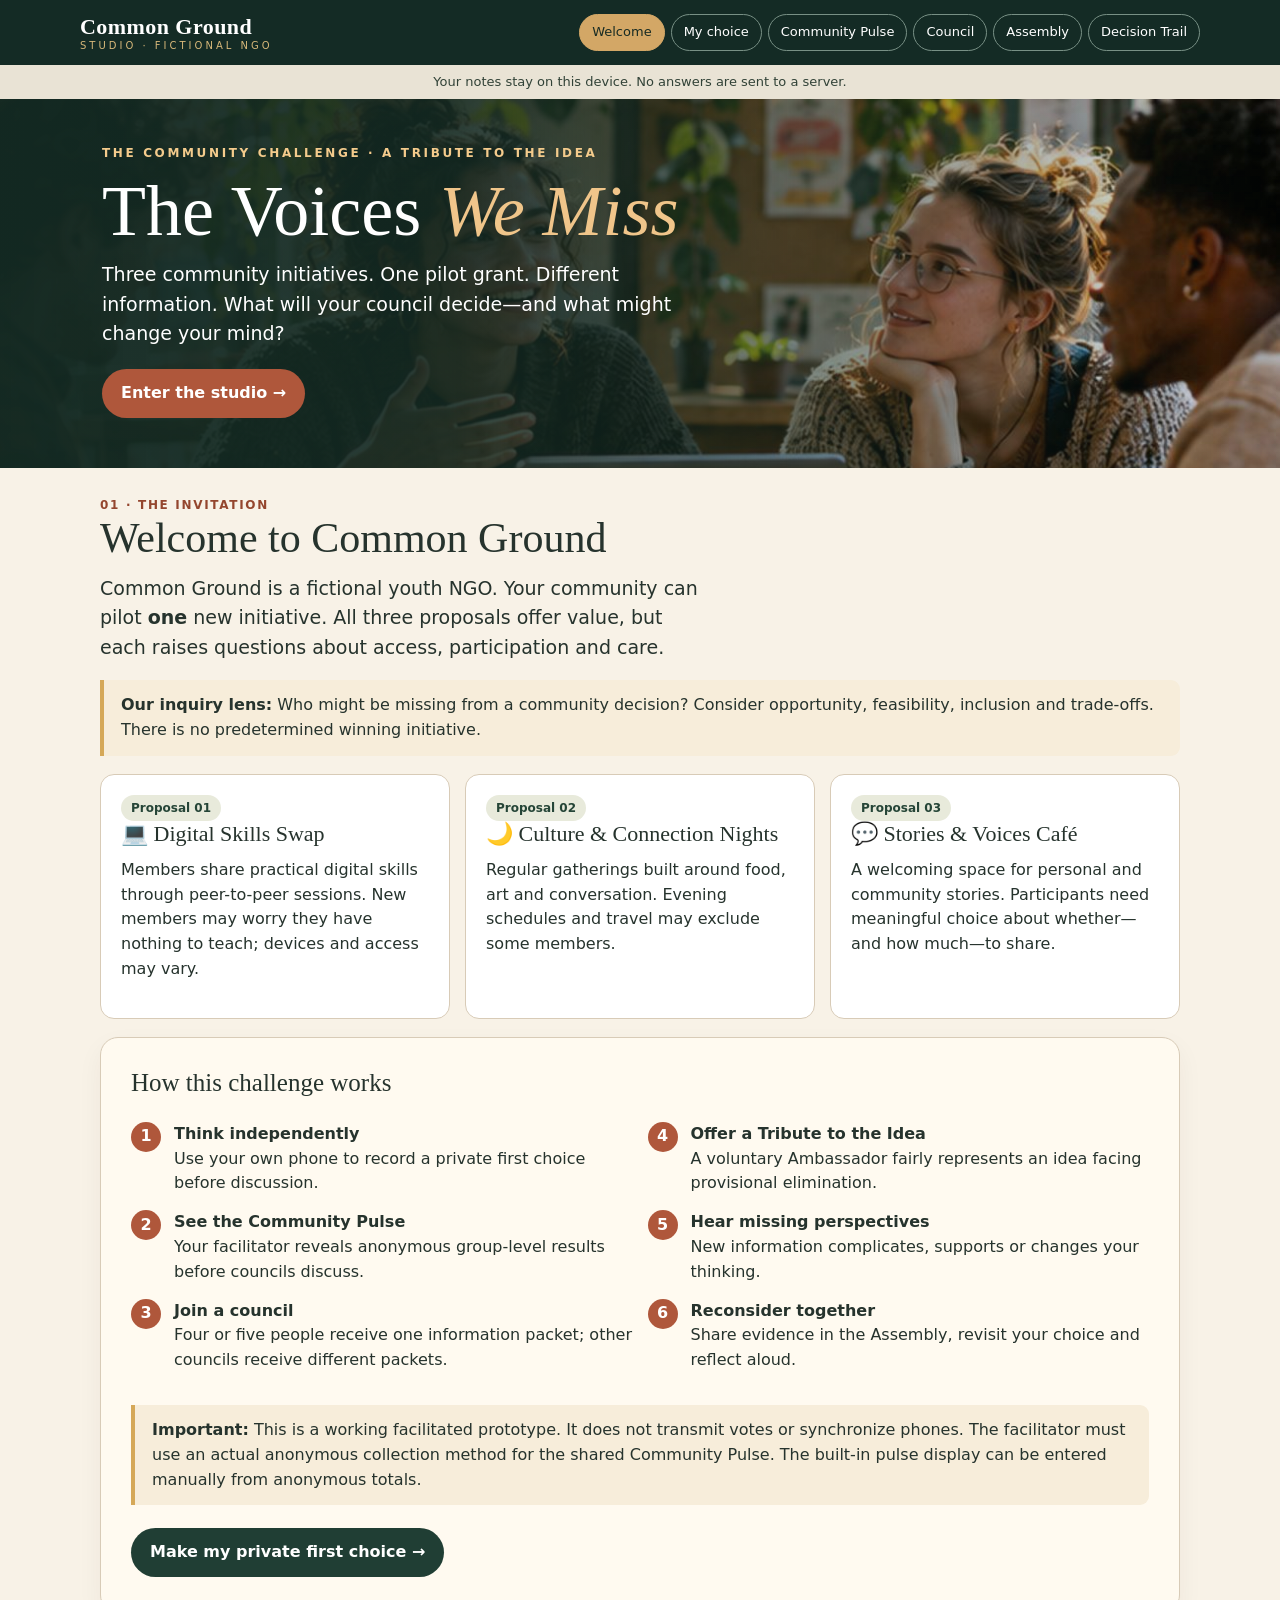
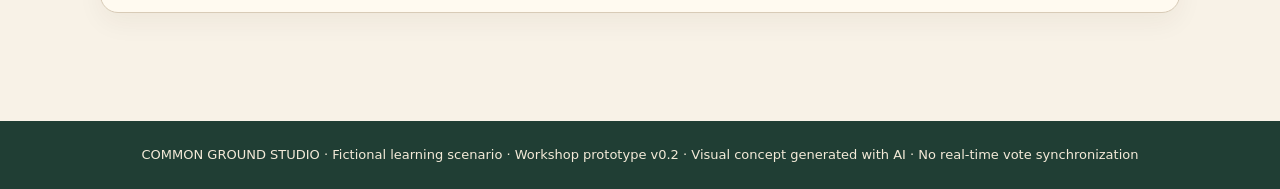
<file: case-studies/files/The_Voices_We_Miss_Interactive.html>
<!DOCTYPE html>
<html lang="en"><head><meta charset="utf-8"/><meta content="width=device-width,initial-scale=1" name="viewport"/>
<title>The Voices We Miss | Common Ground Studio</title>
<style>
:root{--forest:#203e34;--deep:#142b25;--cream:#f8f2e7;--paper:#fffaf0;--ink:#26332d;--rust:#af573b;--gold:#d5a858;--sage:#dce8dc;--line:#d8cbb7}
*{box-sizing:border-box}html{scroll-behavior:smooth}body{margin:0;background:var(--cream);color:var(--ink);font:16px/1.55 system-ui,-apple-system,Segoe UI,sans-serif}
button,input,textarea,select{font:inherit}button{cursor:pointer}button:focus-visible,a:focus-visible,input:focus-visible,textarea:focus-visible,select:focus-visible{outline:3px solid #b85d33;outline-offset:3px}
header{background:var(--deep);color:#fff;padding:14px max(20px,calc((100vw - 1120px)/2));display:flex;justify-content:space-between;align-items:center;gap:12px;flex-wrap:wrap}
.brand{font:700 22px Georgia,serif;letter-spacing:.02em}.brand small{font:10px system-ui;display:block;letter-spacing:.3em;color:#d6b779}
header nav{display:flex;gap:6px;flex-wrap:wrap}nav button{background:transparent;border:1px solid #789085;color:white;border-radius:30px;padding:7px 12px;font-size:13px}nav button[aria-current="page"]{background:#d3a766;color:#182b23;border-color:#d3a766}
.hero{min-height:320px;background:linear-gradient(90deg,rgba(19,41,34,.98) 0%,rgba(19,41,34,.9) 35%,rgba(19,41,34,.08) 100%),url('[data-uri]') center/cover;display:flex;align-items:center;color:white}
.hero-inner{max-width:1120px;margin:auto;padding:45px 22px;width:100%}.eyebrow{text-transform:uppercase;letter-spacing:.22em;font-size:12px;color:#f4cb8c;font-weight:700}
h1{font:normal clamp(42px,6vw,72px)/1.02 Georgia,serif;margin:12px 0;max-width:650px}h1 em{color:#f0c58a}h2{font:normal clamp(29px,4vw,42px)/1.12 Georgia,serif;margin:0 0 12px}h3{font:normal 25px/1.2 Georgia,serif;margin:0 0 10px}p{margin:10px 0 16px}.lead{font-size:19px;max-width:610px}
main{max-width:1120px;margin:0 auto;padding:28px 20px 90px}.page[hidden]{display:none}.page{animation:enter .25s ease}@keyframes enter{from{opacity:.5;transform:translateY(6px)}to{opacity:1;transform:none}}
.kicker{color:var(--rust);text-transform:uppercase;letter-spacing:.14em;font-size:12px;font-weight:800}.panel{background:var(--paper);border:1px solid var(--line);border-radius:18px;padding:clamp(18px,3vw,30px);box-shadow:0 10px 26px #362b1c0d;margin:18px 0}.dark{background:var(--forest);color:#fff;border-color:var(--forest)}.dark .muted{color:#d8e7dc}.muted{color:#57655e;font-size:14px}.grid{display:grid;grid-template-columns:repeat(3,minmax(0,1fr));gap:15px}.two{grid-template-columns:repeat(2,minmax(0,1fr))}.card{border:1px solid var(--line);border-radius:14px;background:#fff;padding:20px}.card h3{font-size:22px}.tag{display:inline-block;background:#e8eadb;color:#254537;border-radius:99px;padding:4px 10px;font-size:12px;font-weight:700}
.btn{display:inline-flex;align-items:center;justify-content:center;gap:8px;border:0;border-radius:30px;background:var(--forest);color:#fff;padding:12px 19px;font-weight:700;margin:5px 7px 5px 0;text-decoration:none}.btn:hover{background:#365e4c}.btn.alt{background:var(--rust)}.btn.light{background:#f1e6d4;color:#203e34}.btn.ghost{background:transparent;border:1px solid var(--forest);color:var(--forest)}.btn:disabled{opacity:.55;cursor:not-allowed}
label{display:block;font-weight:700;margin:18px 0 6px}textarea,select,input[type=text]{display:block;width:100%;border:1px solid #8d9b91;border-radius:9px;padding:12px;background:white;color:#1c2d26}textarea{min-height:92px;resize:vertical}
.option{display:flex;align-items:flex-start;gap:10px;padding:12px;border:1px solid var(--line);border-radius:10px;margin:9px 0;background:#fff}.option input{margin-top:6px;accent-color:var(--forest)}.option span{flex:1}.option strong{display:block}
.note{border-left:4px solid var(--gold);background:#f7edda;padding:13px 17px;border-radius:0 9px 9px 0;margin:18px 0}.danger{border-left-color:var(--rust)}.step{display:flex;gap:13px;align-items:flex-start;margin:14px 0}.number{flex:0 0 30px;width:30px;height:30px;background:var(--rust);color:#fff;border-radius:50%;display:grid;place-items:center;font-weight:800}
.stage{font-size:12px;text-transform:uppercase;letter-spacing:.15em;color:var(--rust);font-weight:800}.timeline{display:grid;grid-template-columns:repeat(4,1fr);gap:8px;margin:20px 0}.timeline>div{background:#e9e3d5;padding:12px;border-radius:10px;font-size:13px}.timeline strong{display:block;color:var(--forest)}
.quote{font:italic 23px/1.4 Georgia,serif;border-left:4px solid var(--gold);padding-left:18px;margin:20px 0}
details{background:#f4ead8;border:1px solid var(--line);padding:14px;border-radius:10px;margin:12px 0}summary{cursor:pointer;font-weight:700}
#status{font-size:13px;padding:7px 20px;background:#e9e3d5;color:#314237;text-align:center}
#status.warn{background:#ffebd8;color:#612c1c}
.footer{background:#203e34;color:#f3ead8;padding:24px;text-align:center;font-size:13px}
hr{border:0;border-top:1px solid var(--line);margin:24px 0}.small{font-size:13px}.pill{border-radius:20px;padding:3px 9px;background:#eadbc3;color:#4c3824;font-size:12px}
#pulseResults .bar{height:12px;background:#e9e1d1;border-radius:20px;overflow:hidden;margin:6px 0 16px}#pulseResults .bar span{display:block;height:100%;background:#ac6345}
@media(max-width:740px){.grid,.grid.two{grid-template-columns:1fr}.timeline{grid-template-columns:repeat(2,1fr)}.hero{background:linear-gradient(90deg,rgba(19,41,34,.96),rgba(19,41,34,.68)),url('[data-uri]') center/cover}.hero-inner{padding:32px 20px}header{padding:14px 18px}nav button{font-size:12px;padding:6px 9px}main{padding:22px 14px 60px}}
@media(prefers-reduced-motion:reduce){*{animation:none!important;scroll-behavior:auto!important}}

.kicker{color:#94462e!important}.hero[hidden]{display:none!important}.page:focus{outline:none}#dropArea:focus,#allPackets:focus,#pulseResults:focus{outline:3px solid #a85d38;outline-offset:5px}
</style></head><body>
<header><div class="brand">Common Ground<small>STUDIO · FICTIONAL NGO</small></div><nav aria-label="Workshop navigation">
<button data-go="welcome">Welcome</button><button data-go="vote">My choice</button><button data-go="pulse">Community Pulse</button><button data-go="council">Council</button><button data-go="assembly">Assembly</button><button data-go="trail">Decision Trail</button></nav></header>
<div id="status" role="status">Your notes stay on this device. No answers are sent to a server.</div>
<section aria-label="Workshop introduction" class="hero"><div class="hero-inner"><div class="eyebrow">The Community Challenge · A Tribute to the Idea</div><h1>The Voices <em>We Miss</em></h1><p class="lead">Three community initiatives. One pilot grant. Different information. What will your council decide—and what might change your mind?</p><button class="btn alt" data-go="welcome">Enter the studio →</button></div></section>
<main>
<section aria-labelledby="welcomeTitle" class="page" id="welcome"><div class="kicker">01 · The invitation</div><h2 id="welcomeTitle" tabindex="-1">Welcome to Common Ground</h2>
<p class="lead">Common Ground is a fictional youth NGO. Your community can pilot <strong>one</strong> new initiative. All three proposals offer value, but each raises questions about access, participation and care.</p><p class="note"><strong>Our inquiry lens:</strong> Who might be missing from a community decision? Consider opportunity, feasibility, inclusion and trade-offs. There is no predetermined winning initiative.</p>
<div class="grid">
<div class="card"><span class="tag">Proposal 01</span><h3>💻 Digital Skills Swap</h3><p>Members share practical digital skills through peer-to-peer sessions. New members may worry they have nothing to teach; devices and access may vary.</p></div>
<div class="card"><span class="tag">Proposal 02</span><h3>🌙 Culture &amp; Connection Nights</h3><p>Regular gatherings built around food, art and conversation. Evening schedules and travel may exclude some members.</p></div>
<div class="card"><span class="tag">Proposal 03</span><h3>💬 Stories &amp; Voices Café</h3><p>A welcoming space for personal and community stories. Participants need meaningful choice about whether—and how much—to share.</p></div>
</div>
<div class="panel"><h3>How this challenge works</h3><div class="grid two">
<div><div class="step"><span class="number">1</span><div><strong>Think independently</strong><br/>Use your own phone to record a private first choice before discussion.</div></div><div class="step"><span class="number">2</span><div><strong>See the Community Pulse</strong><br/>Your facilitator reveals anonymous group-level results before councils discuss.</div></div><div class="step"><span class="number">3</span><div><strong>Join a council</strong><br/>Four or five people receive one information packet; other councils receive different packets.</div></div></div>
<div><div class="step"><span class="number">4</span><div><strong>Offer a Tribute to the Idea</strong><br/>A voluntary Ambassador fairly represents an idea facing provisional elimination.</div></div><div class="step"><span class="number">5</span><div><strong>Hear missing perspectives</strong><br/>New information complicates, supports or changes your thinking.</div></div><div class="step"><span class="number">6</span><div><strong>Reconsider together</strong><br/>Share evidence in the Assembly, revisit your choice and reflect aloud.</div></div></div></div>
<div class="note"><strong>Important:</strong> This is a working facilitated prototype. It does not transmit votes or synchronize phones. The facilitator must use an actual anonymous collection method for the shared Community Pulse. The built-in pulse display can be entered manually from anonymous totals.</div>
<button class="btn" data-go="vote">Make my private first choice →</button></div></section>
<section aria-labelledby="voteTitle" class="page" hidden="" id="vote"><div class="kicker">02 · Individual voice</div><h2 id="voteTitle" tabindex="-1">My first choice</h2><p>Before hearing anyone else's opinion, choose the initiative you currently prefer. There is no correct answer. Your response stays on this phone.</p>
<fieldset style="border:0;padding:0"><legend><strong>Which initiative should receive the pilot grant?</strong></legend>
<label class="option"><input name="choice" type="radio" value="Digital Skills Swap"/><span><strong>Digital Skills Swap</strong>Peer learning and digital opportunity</span></label>
<label class="option"><input name="choice" type="radio" value="Culture &amp; Connection Nights"/><span><strong>Culture &amp; Connection Nights</strong>Belonging through shared experiences</span></label>
<label class="option"><input name="choice" type="radio" value="Stories &amp; Voices Café"/><span><strong>Stories &amp; Voices Café</strong>Expression and community storytelling</span></label>
<label class="option"><input name="choice" type="radio" value="Not sure yet"/><span><strong>I'm not sure yet</strong>I want more information</span></label></fieldset>
<label for="appeal">What appeals to you about this choice?</label><textarea data-field="appeal" id="appeal" placeholder="My reason so far…"></textarea>
<label for="concern">What concern or unanswered question do you have?</label><textarea data-field="concern" id="concern" placeholder="Something I would want to know…"></textarea>
<div class="note">For a genuinely anonymous Community Pulse, your facilitator needs a separate collection channel. Do not hand over this device's private notes. If invited, submit only your choice through the facilitator's anonymous system.</div><button class="btn" data-go="pulse">Continue to the Community Pulse →</button></section>
<section aria-labelledby="pulseTitle" class="page" hidden="" id="pulse"><div class="kicker">03 · Before discussion</div><h2 id="pulseTitle" tabindex="-1">The Community Pulse</h2><p>See the distribution of first choices before anyone begins the council discussion. What does this snapshot show—and what does it leave unknown?</p><div class="panel"><strong>On your phone:</strong> Look at the facilitator’s shared screen for the anonymous Community Pulse. Wait until everyone has seen it before joining a council. Your private choice on this phone is not automatically submitted to the shared display.</div>
<div class="panel dark"><h3>Facilitator checkpoint</h3><p>Collect anonymous individual choices from participants using an approved poll, anonymous paper slips or another working method. Only enter aggregate counts below. Never enter names or personal explanations.</p></div>
<details><summary>Facilitator: enter anonymous totals to display</summary><div class="grid two">
<div><label for="count0">Digital Skills Swap</label><input id="count0" min="0" type="number" value="0"/></div><div><label for="count1">Culture &amp; Connection Nights</label><input id="count1" min="0" type="number" value="0"/></div><div><label for="count2">Stories &amp; Voices Café</label><input id="count2" min="0" type="number" value="0"/></div><div><label for="count3">Not sure yet</label><input id="count3" min="0" type="number" value="0"/></div></div><button class="btn" id="showPulse">Show aggregate pulse</button><button class="btn ghost" id="resetPulse">Clear totals</button><p class="small">This display is local to this device. For a room-wide display, use the facilitator's projected screen. Counts are not verified or synchronized.</p></details>
<div class="panel" id="pulseResults"><p class="muted">No aggregate results have been entered yet. The facilitator can reveal them here when ready.</p></div>
<div class="quote">What does this snapshot tell us—and what can't it tell us?</div><button class="btn" data-go="council">Continue when your facilitator says so →</button></section>
<section aria-labelledby="councilTitle" class="page" hidden="" id="council"><div class="kicker">04 · Different evidence</div><h2 id="councilTitle" tabindex="-1">Your Community Council</h2><p>Work in a council of four or five. The facilitator assigns a packet. Other councils will receive <strong>different</strong> information. You will exchange it later. Do not open another council’s packet until the Assembly; your facilitator controls when each information drop is opened.</p>
<label for="packet">Our assigned information packet</label><select id="packet"><option value="">Choose the assigned packet</option><option value="A">Council A — Access &amp; Opportunity</option><option value="B">Council B — Belonging &amp; Participation</option><option value="C">Council C — Expression &amp; Safety</option></select>
<div class="panel" id="packetArea"><p class="muted">Select your assigned packet to open the first information drop.</p></div>
<div class="panel"><h3>Choose your Ambassador</h3><p>Before deciding what to eliminate, invite a <strong>volunteer</strong> to serve as Ambassador. They will give a fair hearing to whichever proposal the council considers eliminating—even if it is not their own favourite. No one is required to speak.</p>
<label for="ambassador">Ambassador arrangement (optional)</label><select data-field="ambassador" id="ambassador"><option value="">Not chosen yet</option><option value="A volunteer will speak">A volunteer will speak</option><option value="Shared by volunteers">Shared by volunteers</option><option value="No ambassador; council will read a tribute together">No ambassador; the council will write and say a tribute together</option></select>
<label for="eliminate">Which initiative might your council provisionally eliminate?</label><select data-field="eliminate" id="eliminate"><option value="">Not decided</option><option>Digital Skills Swap</option><option>Culture &amp; Connection Nights</option><option>Stories &amp; Voices Café</option></select>
<div class="note"><strong>A Tribute to the Idea — 60 seconds.</strong> “Before this idea leaves our council, what is the strongest fair case for keeping it?” Use only information you have; do not invent absent members’ views. <strong>If you lack information about this initiative, name what you would need to know to judge it fairly.</strong></div>
<label for="tribute">What is the strongest fair case for keeping it—and what do we still not know?</label><textarea data-field="tribute" id="tribute"></textarea>
<label for="provisional">What is your council's provisional choice, and why?</label><textarea data-field="provisional" id="provisional" placeholder="We currently favour… because… / Some of us disagree because…"></textarea>
<button class="btn alt" id="revealDrop">Open information drop 2: The Missing Voices →</button>
<div hidden="" id="dropArea"></div>
<label for="afterDrop">After this new information, what is your council considering now?</label><textarea data-field="afterDrop" id="afterDrop" placeholder="This information supports, complicates or changes…"></textarea>
<button class="btn" data-go="assembly">Go to the Council Assembly →</button></div></section>
<section aria-labelledby="assemblyTitle" class="page" hidden="" id="assembly"><div class="kicker">05 · Share what you knew</div><h2 id="assemblyTitle" tabindex="-1">The Council Assembly</h2><p>Each council presents its provisional decision and the information that shaped it. Listen for facts, assumptions and perspectives your own council never encountered.</p>
<div class="panel dark"><h3>Assembly protocol</h3><p>Each council has two minutes to explain its choice and reveal one important piece of information from its packet. Other councils may ask a question, not award points. The aim is a fuller picture—not a winning team.</p><p><strong>Assembly question:</strong> Which tribute was hardest to give, and what information would have helped?</p></div>
<div class="panel"><h3>Reveal the other councils' information</h3><p>Only open these packets after each council has shared its own evidence. The packet contents are fictional scenario material, not real research findings.</p><button class="btn alt" id="revealAll">Reveal all council packets</button><div hidden="" id="allPackets"></div></div>
<label for="newEvidence">What did your council learn from another council?</label><textarea data-field="newEvidence" id="newEvidence" placeholder="We had not considered… / We learned…"></textarea>
<label for="reconsidered">Now that you've heard what the other councils knew, what would your council decide—and why?</label><textarea data-field="reconsidered" id="reconsidered" placeholder="We would retain / reinstate / redesign / still eliminate… because…"></textarea>
<label for="safeguard">One practical safeguard or condition you would include if you pilot this initiative</label><textarea data-field="safeguard" id="safeguard"></textarea>
<label for="unresolved">One concern or disagreement that remains</label><textarea data-field="unresolved" id="unresolved"></textarea>
<div class="note">Your council may change its mind, keep its original choice, or remain divided. All three are legitimate when the reasoning is transparent.</div>
<button class="btn" data-go="trail">See our Decision Trail →</button></section>
<section aria-labelledby="trailTitle" class="page" hidden="" id="trail"><div class="kicker">06 · Reconsider &amp; reflect</div><h2 id="trailTitle" tabindex="-1">The Decision Trail</h2><p>Your first individual view and the council's evolving reasoning are preserved as separate moments. A council decision does not erase anyone's individual perspective.</p><div class="panel" id="trailContent"></div>
<div class="panel"><h3>The final reflection happens aloud</h3><div class="quote">What perspective made you think more carefully about your initial choice? Did it change, strengthen or qualify your reasoning—and why?</div><p>Discuss in your small group. You do not have to disclose personal experiences or change your opinion.</p><button class="btn" id="exportText">Download my Decision Trail (.txt)</button><button class="btn ghost" id="copyText">Copy my Decision Trail</button><button class="btn ghost" id="clearData">Clear my saved notes</button><p class="muted">Your notes are stored locally in this browser when storage is available. On shared devices, export what you want to keep, then clear your notes. No automatic collection or transfer occurs.</p></div></section>
</main><footer class="footer">COMMON GROUND STUDIO · Fictional learning scenario · Workshop prototype v0.2 · Visual concept generated with AI · No real-time vote synchronization</footer>
<script>
"use strict";
const NAMES=["Digital Skills Swap","Culture & Connection Nights","Stories & Voices Café","Not sure yet"];
const PACKETS={
A:{name:"Access & Opportunity",first:[
"Several prospective members say they would welcome practical help with job applications, email and online forms. These are fictional consultation notes, not representative survey results.",
"Two volunteers offer to mentor, but they are available only on alternating weekends. Some prospective learners rely on shared devices.",
"An accessible community room is available on Saturday afternoons; a reliable supply of laptops is not yet confirmed.",
"Peer teaching could build confidence, but new members may feel they have nothing valuable to contribute."
],second:[
"Message from a prospective member: “I want to join, but I don't own a laptop. Please don't assume everyone can bring one.”",
"Message from a volunteer: “I could teach a skill once a month, but I can't promise weekly sessions.”",
"Message from a prospective participant: “I would prioritise the Skills Swap even if sessions are infrequent. Help with an online application would be useful to me right now.”"
]},
B:{name:"Belonging & Participation",first:[
"Fictional listening notes suggest that some newcomers struggle to form connections when activities assume everyone already knows one another.",
"Several volunteers can host low-cost cultural activities. The only free venue currently available closes at 8 p.m.",
"Evening gatherings may work well for some members but be difficult for people with caring responsibilities, mobility barriers or long journeys.",
"A smaller recurring event might be easier to sustain than a large monthly celebration."
],second:[
"Message from a new member: “I would choose Culture Nights because I want to meet people face to face. A regular gathering matters more to me than another course.”",
"Message from a shift worker: “The evenings sound lovely, but I work then. Could the times rotate?”",
"Message from a volunteer: “We can help host, but we'd need clear expectations and a backup plan.”"
]},
C:{name:"Expression & Safety",first:[
"Some fictional community consultation comments express interest in sharing local stories and creative work.",
"Others say public storytelling can feel exposing, especially when participation is mistaken for an obligation to disclose personal experiences.",
"A volunteer has offered to facilitate creative sessions but has not received training in handling sensitive disclosures.",
"An opt-in approach, anonymous contributions and alternative creative formats may make participation safer, but they require careful planning."
],second:[
"Message from a prospective member: “I'd love to share a poem, but I don't want to explain my personal history.”",
"Message from a community artist: “I would gladly bring my work to Stories Café. It offers a creative opportunity that neither of the other proposals provides.”",
"Message from a volunteer: “I support creative expression, but I worry the facilitation and safeguarding work may exceed what our small team can sustain.”"
]}
};
const KEY="common-ground-voices-v01";
const defaults={choice:"",appeal:"",concern:"",packet:"",ambassador:"",eliminate:"",tribute:"",provisional:"",afterDrop:"",newEvidence:"",reconsidered:"",safeguard:"",unresolved:"",dropOpened:false,allOpened:false};
let state={...defaults},storageOK=true;
try{localStorage.setItem(KEY+"-check","1");localStorage.removeItem(KEY+"-check")}catch(e){storageOK=false}
if(storageOK){try{const old=JSON.parse(localStorage.getItem(KEY)||"null");if(old&&typeof old==="object"&&!Array.isArray(old))for(const k in defaults)if(typeof old[k]===typeof defaults[k])state[k]=old[k]}catch(e){document.getElementById("status").textContent="Previous saved notes could not be read. You can start again; local storage is still available."}}
if(!storageOK){const s=document.getElementById("status");s.classList.add("warn");s.textContent="Saving is unavailable in this browser. Export or copy your Decision Trail before closing."}
function save(){if(storageOK){try{localStorage.setItem(KEY,JSON.stringify(state))}catch(e){storageOK=false;const s=document.getElementById("status");s.classList.add("warn");s.textContent="Saving stopped working. Export or copy your Decision Trail before closing."}}}
function go(id,updateHash=true,focus=true){if(!document.getElementById(id)||!document.getElementById(id).classList.contains("page"))return;document.querySelectorAll(".page").forEach(el=>el.hidden=el.id!==id);document.querySelector(".hero").hidden=id!=="welcome";document.querySelectorAll("nav button").forEach(b=>b.setAttribute("aria-current",b.dataset.go===id?"page":"false"));if(id==="trail")renderTrail();if(id==="council")renderPacket();document.title="The Voices We Miss — "+document.getElementById(id).querySelector("h2").textContent;if(updateHash&&location.hash!=="#"+id)history.pushState(null,"","#"+id);if(focus){document.getElementById(id).querySelector("h2").focus();document.getElementById(id).scrollIntoView({block:"start",behavior:"instant"})}}
document.querySelectorAll("[data-go]").forEach(b=>b.addEventListener("click",()=>go(b.dataset.go)));
window.addEventListener("popstate",()=>go(location.hash.slice(1)||"welcome",false));
window.addEventListener("hashchange",()=>go(location.hash.slice(1)||"welcome",false));
document.querySelectorAll("[data-field]").forEach(el=>{el.value=state[el.dataset.field]||"";el.addEventListener("input",()=>{state[el.dataset.field]=el.value;save()})});
document.querySelectorAll('input[name="choice"]').forEach(el=>{el.checked=state.choice===el.value;el.addEventListener("change",()=>{state.choice=el.value;save()})});
document.getElementById("packet").value=state.packet;
document.getElementById("packet").addEventListener("change",e=>{state.packet=e.target.value;state.dropOpened=false;save();renderPacket()});
function items(arr){return "<ul>"+arr.map(x=>"<li>"+x.replace(/&/g,"&amp;").replace(/</g,"&lt;")+"</li>").join("")+"</ul>"}
function renderPacket(){const box=document.getElementById("packetArea"),drop=document.getElementById("dropArea");if(!state.packet||!PACKETS[state.packet]){box.innerHTML="<p class='muted'>Select your assigned packet to open the first information drop.</p>";drop.hidden=true;return}const p=PACKETS[state.packet];box.innerHTML="<span class='tag'>Council "+state.packet+"</span><h3>Information drop 1 · "+p.name+"</h3><p class='muted'>These are fictional scenario notes. Other councils have different packets.</p>"+items(p.first);drop.hidden=!state.dropOpened;if(state.dropOpened)drop.innerHTML="<div class='panel'><span class='tag'>Council "+state.packet+"</span><h3>Information drop 2 · The Missing Voices</h3><p>Messages from fictional community members. These are perspectives to consider, not representative findings.</p>"+items(p.second)+"</div>"}
document.getElementById("revealDrop").addEventListener("click",()=>{if(!state.packet){alert("Choose your assigned council packet first.");return}state.dropOpened=true;save();renderPacket();document.getElementById("dropArea").setAttribute("tabindex","-1");document.getElementById("dropArea").focus()});
document.getElementById("revealAll").addEventListener("click",()=>{state.allOpened=true;save();renderAll();document.getElementById("allPackets").setAttribute("tabindex","-1");document.getElementById("allPackets").focus()});
function renderAll(){const el=document.getElementById("allPackets");el.hidden=!state.allOpened;if(!state.allOpened)return;el.innerHTML=Object.entries(PACKETS).map(([k,p])=>"<details><summary>Council "+k+" · "+p.name+"</summary><h3>First information drop</h3>"+items(p.first)+"<h3>Missing voices</h3>"+items(p.second)+"</details>").join("")}
renderAll();
document.getElementById("showPulse").addEventListener("click",()=>{const nums=[0,1,2,3].map(i=>Math.max(0,Math.floor(Number(document.getElementById("count"+i).value)||0)));const total=nums.reduce((a,b)=>a+b,0);const box=document.getElementById("pulseResults");if(!total){box.innerHTML="<p>No responses entered yet.</p>";return}box.innerHTML="<h3>Anonymous first choices · "+total+" responses</h3>"+nums.map((n,i)=>"<div><strong>"+NAMES[i]+"</strong> · "+n+" ("+Math.round(n/total*100)+"%)<div class='bar'><span style='width:"+(n/total*100)+"%'></span></div></div>").join("")+"<p class='muted'>Facilitator-entered totals on this device; not a live synchronized poll.</p>";box.setAttribute("tabindex","-1");box.focus()});
document.getElementById("resetPulse").addEventListener("click",()=>{[0,1,2,3].forEach(i=>document.getElementById("count"+i).value=0);document.getElementById("pulseResults").innerHTML="<p class='muted'>No aggregate results have been entered yet.</p>"});
function esc(s){return String(s||"Not recorded on this device").replace(/&/g,"&amp;").replace(/</g,"&lt;").replace(/>/g,"&gt;")}
function renderTrail(){const stages=[["My private first choice",state.choice||"Not chosen"],["My initial reasoning",state.appeal],["My initial concern",state.concern],["Information available to our council",state.packet?("Council "+state.packet+" — "+PACKETS[state.packet].name):""],["Ambassador arrangement",state.ambassador],["Initiative provisionally eliminated",state.eliminate],["Our provisional council reasoning",state.provisional],["The Ambassador's fair hearing",state.tribute],["After our council's missing voices",state.afterDrop],["What other councils taught us",state.newEvidence],["Our reconsidered decision",state.reconsidered],["Our inclusion safeguard",state.safeguard],["What remains unresolved",state.unresolved]];document.getElementById("trailContent").innerHTML="<p class='muted'>This combines your personal notes and any council statements typed on this device. It is not a record of everyone's private opinions.</p>"+stages.map(([label,val],i)=>"<div class='step'><span class='number'>"+(i+1)+"</span><div><strong>"+esc(label)+"</strong><p>"+esc(val).replace(/\n/g,"<br>")+"</p></div></div>").join("")}
function exportBody(){return "THE VOICES WE MISS — MY DECISION TRAIL\nFictional Common Ground workshop · Prototype v0.2\n\n"+Object.entries({ "My initial choice":state.choice,"Why it appealed":state.appeal,"My concern":state.concern,"Council packet":state.packet,"Ambassador arrangement":state.ambassador,"Provisional elimination":state.eliminate,"Tribute to the idea":state.tribute,"Provisional council decision":state.provisional,"After missing voices":state.afterDrop,"Evidence from other councils":state.newEvidence,"Reconsidered council decision":state.reconsidered,"Inclusion safeguard":state.safeguard,"Unresolved concern":state.unresolved}).map(([k,v])=>k+"\n"+(v||"Not recorded")).join("\n\n")+"\n\nThese notes were recorded on one device. No live votes or council synchronization occurred in this prototype.\n"}
document.getElementById("exportText").addEventListener("click",()=>{const blob=new Blob([exportBody()],{type:"text/plain;charset=utf-8"}),url=URL.createObjectURL(blob),a=document.createElement("a");a.href=url;a.download="voices-we-miss-decision-trail.txt";document.body.append(a);a.click();a.remove();setTimeout(()=>URL.revokeObjectURL(url),1500)});
document.getElementById("copyText").addEventListener("click",async()=>{try{await navigator.clipboard.writeText(exportBody());alert("Decision Trail copied.")}catch(e){const t=document.createElement("textarea");t.value=exportBody();document.body.append(t);t.select();try{document.execCommand("copy");alert("Decision Trail copied.")}catch(e2){alert("Copy unavailable. Try Download instead.")}t.remove()}});
document.getElementById("clearData").addEventListener("click",()=>{if(confirm("Clear the private notes on this device? Export anything you want to keep first.")){if(storageOK)localStorage.removeItem(KEY);location.href=location.pathname}});
go(["welcome","vote","pulse","council","assembly","trail"].includes(location.hash.slice(1))?location.hash.slice(1):"welcome",false,false);
</script></body></html>
</file>
<file: styles.css>
@import url('https://fonts.googleapis.com/css2?family=Fraunces:opsz,wght@9..144,400;9..144,500;9..144,600&family=Inter:wght@400;500;600&family=IBM+Plex+Mono:wght@400;500&display=swap');

:root{
  --paper:#FAF9F6;
  --paper-alt:#F2EFE7;
  --ink:#1F2421;
  --ink-soft:#3C4440;
  --slate:#6B7280;
  --slate-bg:#EEF0F2;
  --line:#DAD6CC;
  --moss:#4B6355;
  --moss-bg:#DCE5DE;
  --clay:#9C4A3C;
  --clay-bg:#F1E1DC;
  --font-display:'Fraunces',serif;
  --font-body:'Inter',sans-serif;
  --font-mono:'IBM Plex Mono',monospace;
  --maxw:1120px;
}

*{box-sizing:border-box;}
html{scroll-behavior:smooth;}
body{
  margin:0;
  background:var(--paper);
  color:var(--ink);
  font-family:var(--font-body);
  font-size:17px;
  line-height:1.65;
  -webkit-font-smoothing:antialiased;
}
img{max-width:100%;display:block;}
a{color:inherit;}
.wrap{max-width:var(--maxw);margin:0 auto;padding:0 32px;}

/* focus visibility */
a:focus-visible,button:focus-visible,input:focus-visible,textarea:focus-visible{
  outline:2px solid var(--moss);outline-offset:3px;
}
.skip-link{
  position:absolute;left:-999px;top:0;background:var(--ink);color:var(--paper);
  padding:10px 16px;z-index:100;font-family:var(--font-mono);font-size:13px;
}
.skip-link:focus{left:16px;top:16px;}

/* type */
h1,h2,h3{font-family:var(--font-display);font-weight:500;color:var(--ink);margin:0 0 .5em;letter-spacing:-0.01em;}
h1{font-size:clamp(2.4rem,4.6vw,3.6rem);line-height:1.08;font-weight:500;}
h2{font-size:clamp(1.6rem,2.8vw,2.1rem);line-height:1.2;}
h3{font-size:1.2rem;line-height:1.35;}
p{margin:0 0 1.1em;color:var(--ink-soft);}
.lede{font-size:1.2rem;color:var(--ink-soft);max-width:640px;}
.eyebrow{
  font-family:var(--font-mono);font-size:.72rem;letter-spacing:.09em;text-transform:uppercase;
  color:var(--slate);display:block;margin-bottom:.9em;
}

/* nav */
.site-nav{
  border-bottom:0.5px solid var(--line);
  position:sticky;top:0;background:rgba(250,249,246,.92);backdrop-filter:blur(6px);
  z-index:50;
}
.site-nav .wrap{display:flex;align-items:center;justify-content:space-between;height:68px;}
.brand{font-family:var(--font-display);font-weight:600;font-size:1.05rem;text-decoration:none;}
.nav-links{display:flex;gap:2rem;list-style:none;margin:0;padding:0;}
.nav-links a{
  text-decoration:none;font-size:.94rem;color:var(--ink-soft);
  padding:.3rem 0;border-bottom:2px solid transparent;
}
.nav-links a:hover,.nav-links a[aria-current="page"]{color:var(--ink);border-bottom-color:var(--moss);}
.nav-toggle{display:none;background:none;border:0.5px solid var(--line);border-radius:6px;padding:8px 10px;font-family:var(--font-mono);font-size:.8rem;}
@media(max-width:760px){
  .nav-links{position:fixed;top:68px;left:0;right:0;height:calc(100vh - 68px);overflow-y:auto;background:var(--paper);flex-direction:column;padding:2rem;gap:1.4rem;transform:translateY(-110%);transition:transform .25s ease;}
  .nav-links.open{transform:translateY(0);}
  .nav-toggle{display:block;}
}

/* footer */
.site-footer{border-top:0.5px solid var(--line);margin-top:6rem;padding:3rem 0;}
.site-footer .wrap{display:flex;justify-content:space-between;flex-wrap:wrap;gap:1rem;}
.site-footer p{color:var(--slate);font-size:.9rem;margin:0;}
.site-footer a{text-decoration:underline;text-decoration-color:var(--line);text-underline-offset:3px;}

/* buttons */
.btn{
  display:inline-flex;align-items:center;gap:.5em;
  font-family:var(--font-body);font-size:.95rem;font-weight:500;
  padding:.7em 1.3em;border-radius:6px;text-decoration:none;
  border:0.5px solid var(--ink);color:var(--ink);
}
.btn:hover{background:var(--ink);color:var(--paper);}
.btn-quiet{border-color:var(--line);color:var(--ink-soft);}
.btn-quiet:hover{background:var(--paper-alt);color:var(--ink);}

/* tags */
.tag{
  font-family:var(--font-mono);font-size:.7rem;letter-spacing:.03em;
  padding:.25em .6em;border-radius:4px;display:inline-block;
}
.tag-skill{background:var(--moss-bg);color:#2E4438;}
.tag-tool{background:var(--slate-bg);color:#3E454C;}
.tag-modality{background:var(--clay-bg);color:#6E2E22;}
.tags-row{display:flex;flex-wrap:wrap;gap:.4rem;margin:.8rem 0;}

/* cards */
.card{
  border:0.5px solid var(--line);border-radius:10px;padding:1.6rem;
  background:var(--paper);transition:border-color .15s ease;
}
.card:hover{border-color:var(--ink-soft);}
.card-link{text-decoration:none;display:block;}

/* design note (signature marginalia) */
.design-note{
  display:grid;grid-template-columns:120px 1fr;gap:1.5rem;
  margin:2.4rem 0;padding-left:1.2rem;border-left:2px solid var(--clay);
}
.design-note .label{font-family:var(--font-mono);font-size:.7rem;letter-spacing:.06em;text-transform:uppercase;color:var(--clay);padding-top:.15rem;}
.design-note p{font-size:.96rem;color:var(--ink-soft);margin:0;}
@media(max-width:640px){.design-note{grid-template-columns:1fr;gap:.4rem;}}

/* section rhythm */
section{padding:4.5rem 0;}
.section-border{border-top:0.5px solid var(--line);}
.divider{border:0;border-top:0.5px solid var(--line);margin:3rem 0;}

/* sr-only */
.sr-only{position:absolute;width:1px;height:1px;padding:0;margin:-1px;overflow:hidden;clip:rect(0,0,0,0);white-space:nowrap;border:0;}
</file>
